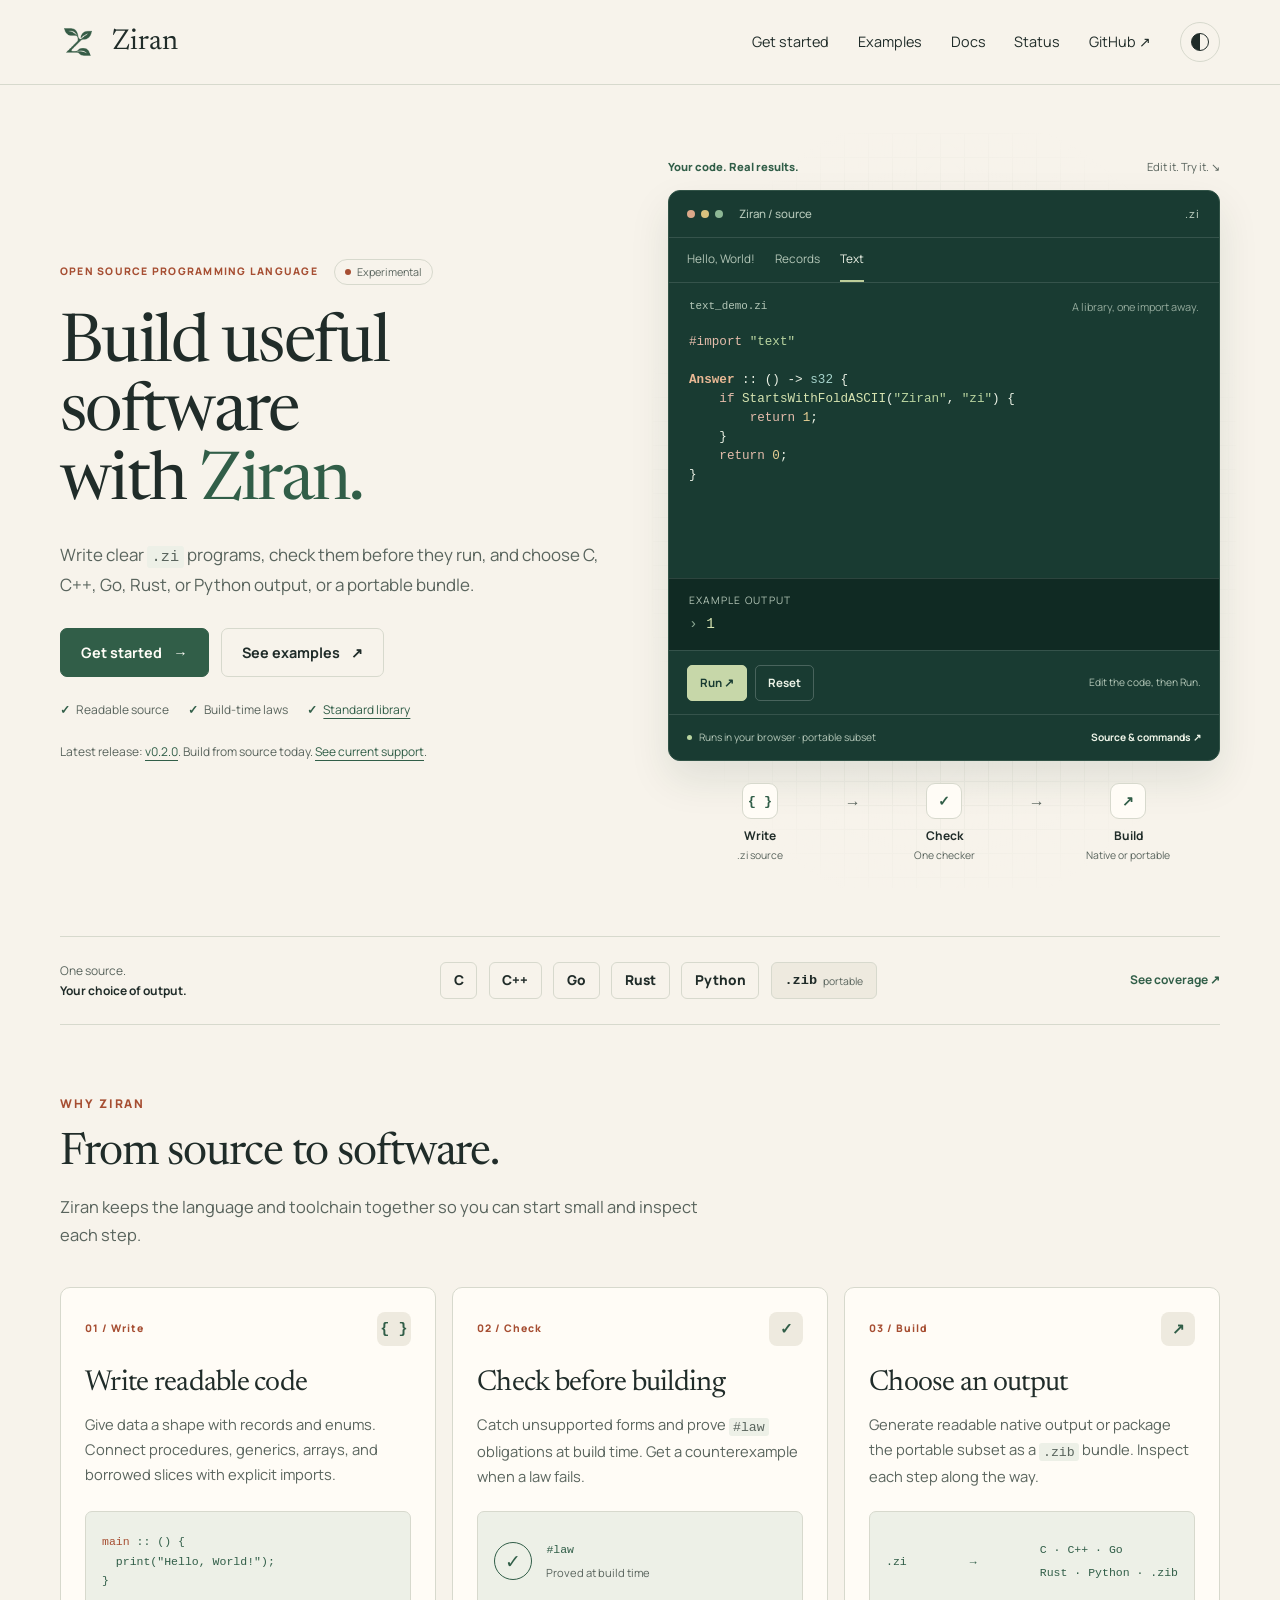
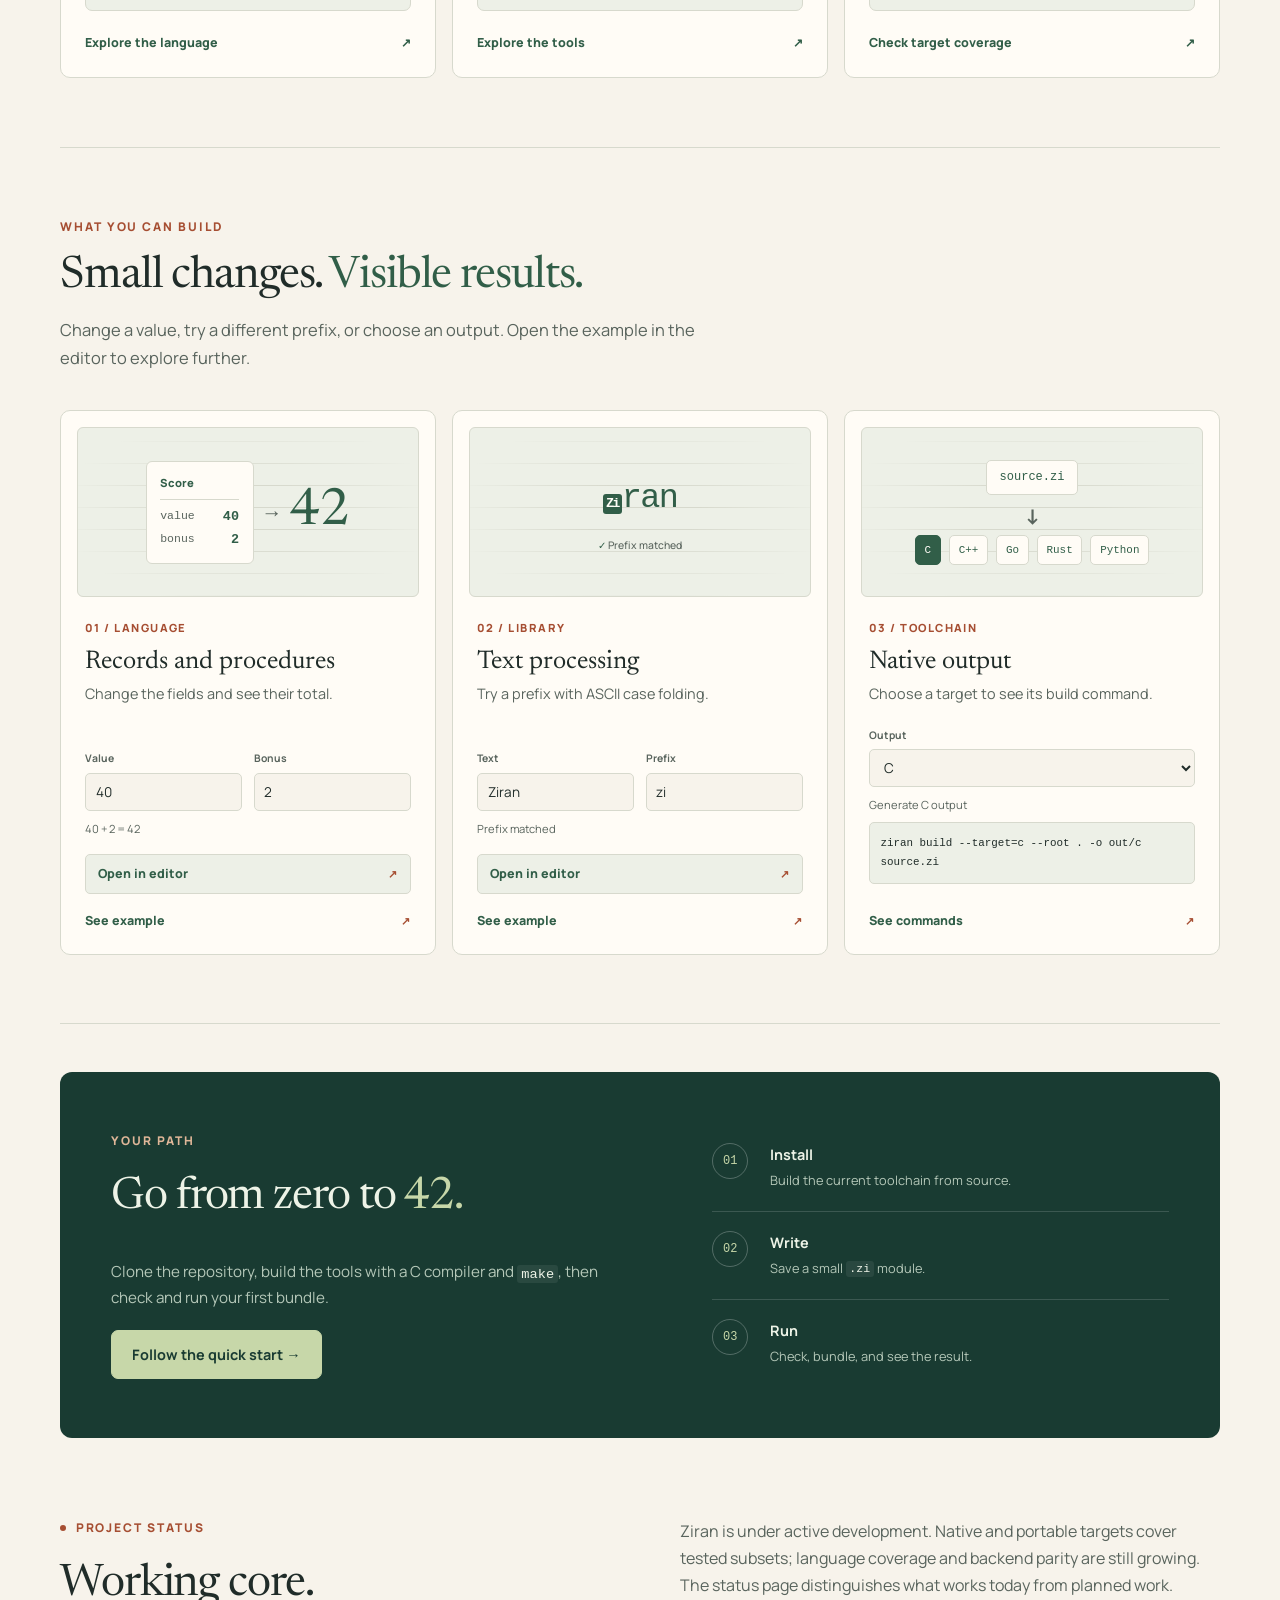
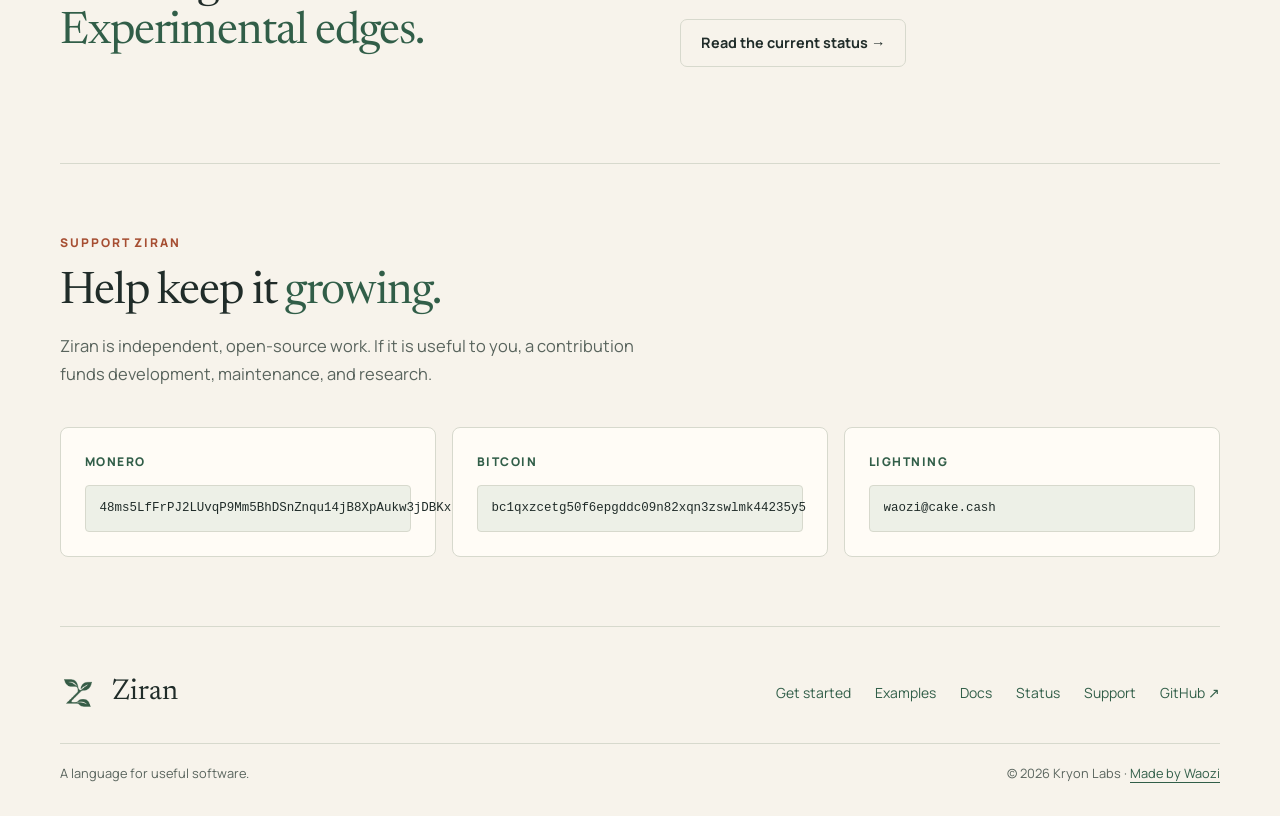
<file: site/index.html>
<!doctype html>
<html lang="en">
<head>
  <meta charset="utf-8">
  <meta name="viewport" content="width=device-width, initial-scale=1">
  <script>
    const previewQuery = new URLSearchParams(location.search);
    if (previewQuery.has('mini')) {
      document.documentElement.dataset.mini = '';
      if (previewQuery.get('theme') === 'waozi') document.documentElement.dataset.embedTheme = 'waozi';
    }
  </script>
  <meta name="theme-color" content="#f7f3eb">
  <meta name="description" content="Ziran is an experimental, open-source programming language. Write checked .zi programs, build C, C++, Go, Rust, or Python output, and run supported portable bundles.">
  <title>Ziran — Build useful software</title>
  <link rel="canonical" href="https://ziran-lang.org/">
  <link rel="icon" href="favicon.svg" type="image/svg+xml">
  <link rel="stylesheet" href="styles.css">
  <link rel="stylesheet" href="playground.css">
  <meta property="og:type" content="website">
  <meta property="og:url" content="https://ziran-lang.org/">
  <meta property="og:title" content="Ziran — Build useful software">
  <meta property="og:description" content="A checked language with native output and an experimental portable runtime. Start with a real program.">
  <meta name="twitter:card" content="summary">
  <script defer src="site.js"></script>
  <script defer src="playground.js"></script>
</head>
<body class="home">
  <a class="skip-link" href="#main">Skip to content</a>
  <header class="site-header"><div class="site-header-inner">
    <a class="brand" href="index.html" aria-label="Ziran home"><img class="brand-icon" src="assets/logo-growing-z.png" alt="" width="36" height="36"><span>Ziran</span></a>
    <button class="menu-button" type="button" aria-expanded="false" aria-controls="primary-nav">Menu</button>
    <nav class="header-nav" id="primary-nav" aria-label="Primary">
      <a href="get-started.html">Get started</a><a href="examples.html">Examples</a><a href="docs.html">Docs</a><a href="status.html">Status</a><a href="https://github.com/ziranlang/ziran">GitHub ↗</a><button class="theme-toggle" type="button" aria-label="Switch color theme"></button>
    </nav>
  </div></header>
  <main id="main">
    <section class="hero hero-new">
      <div class="hero-copy">
        <div class="hero-kicker"><p class="eyebrow">Open source programming language</p><a class="release-badge" href="status.html"><span aria-hidden="true"></span>Experimental</a></div>
        <h1>Build useful software with <em>Ziran.</em></h1>
        <p class="hero-lead">Write clear <code>.zi</code> programs, check them before they run, and choose C, C++, Go, Rust, or Python output, or a portable bundle.</p>
        <div class="actions"><a class="btn btn-primary" href="get-started.html">Get started <span aria-hidden="true">→</span></a><a class="btn" href="examples.html">See examples <span aria-hidden="true">↗</span></a></div>
        <ul class="hero-points"><li>Readable source</li><li>Build-time laws</li><li><a href="std.html">Standard library</a></li></ul>
        <p class="hero-note">Latest release: <a href="https://github.com/ziranlang/ziran/releases/tag/v0.2.0">v0.2.0</a>. Build from source today. <a href="status.html">See current support</a>.</p>
      </div>
      <div class="hero-visual">
        <div class="visual-caption"><span>Your code. Real results.</span><span>Edit it. Try it. <span aria-hidden="true">↘</span></span></div>
        <div class="hero-code" aria-label="Editable Ziran examples and their results">
          <div class="code-title"><span class="code-dots" aria-hidden="true"><i></i><i></i><i></i></span><span>Ziran / source</span><span class="code-tag">.zi</span></div>
          <div class="example-tabs" role="tablist" aria-label="Source examples" hidden>
            <button type="button" role="tab" id="tab-hello" aria-controls="example-hello" aria-selected="false" tabindex="-1">Hello, World!</button>
            <button type="button" role="tab" id="tab-score" aria-controls="example-score" aria-selected="false" tabindex="-1">Records</button>
            <button type="button" role="tab" id="tab-text" aria-controls="example-text" aria-selected="true">Text</button>
          </div>
          <div class="example-panel" id="example-hello" role="tabpanel" aria-labelledby="tab-hello" tabindex="0" hidden>
            <div class="example-file">hello.zi <span>Start with three lines.</span></div>
            <pre><code><span class="c-decl">main</span> :: () {
    <span class="c-call">print</span>(<span class="c-string">"Hello, World!\n"</span>);
}</code></pre>
            <div class="code-output"><span class="output-label">Example output</span><code><span aria-hidden="true">› </span>Hello, World!</code></div>
          </div>
          <div class="example-panel" id="example-score" role="tabpanel" aria-labelledby="tab-score" tabindex="0" hidden>
            <div class="example-file">score.zi <span>Give your data a shape.</span></div>
            <pre><code><span class="c-decl">Score</span> :: <span class="c-keyword">struct</span> {
    value: <span class="c-type">s32</span>;
    bonus: <span class="c-type">s32</span>;
}
<span class="c-decl">Total</span> :: (score: <span class="c-type">Score</span>) -&gt; <span class="c-type">s32</span> {
    <span class="c-keyword">return</span> score.value + score.bonus;
}
<span class="c-decl">Answer</span> :: () -&gt; <span class="c-type">s32</span> {
    score: <span class="c-type">Score</span> = Score.{value = <span class="c-number">40</span>, bonus = <span class="c-number">2</span>};
    <span class="c-keyword">return</span> <span class="c-call">Total</span>(score);
}</code></pre>
            <div class="code-output"><span class="output-label">Example output</span><code><span aria-hidden="true">› </span>42</code></div>
          </div>
          <div class="example-panel" id="example-text" role="tabpanel" aria-labelledby="tab-text" tabindex="0">
            <div class="example-file">text_demo.zi <span>A library, one import away.</span></div>
            <pre><code><span class="c-keyword">#import</span> <span class="c-string">"text"</span>

<span class="c-decl">Answer</span> :: () -&gt; <span class="c-type">s32</span> {
    <span class="c-keyword">if</span> <span class="c-call">StartsWithFoldASCII</span>(<span class="c-string">"Ziran"</span>, <span class="c-string">"zi"</span>) {
        <span class="c-keyword">return</span> <span class="c-number">1</span>;
    }
    <span class="c-keyword">return</span> <span class="c-number">0</span>;
}</code></pre>
            <div class="code-output"><span class="output-label">Example output</span><code><span aria-hidden="true">› </span>1</code></div>
          </div>
          <div class="playground-toolbar" hidden><div class="playground-buttons"><button class="playground-run" type="button">Run <span aria-hidden="true">↗</span></button><button class="playground-stop" type="button" hidden>Stop</button><button class="playground-reset" type="button">Reset</button></div><span class="playground-status" role="status">Edit the code, then Run.</span></div>
          <div class="code-foot"><span><span class="checked-dot" aria-hidden="true"></span>Runs in your browser · portable subset</span><a href="examples.html#text-demo" class="example-link">Source &amp; commands <span aria-hidden="true">↗</span></a></div>
        </div>
        <ol class="source-flow" aria-label="From source to output">
          <li><span class="flow-symbol" aria-hidden="true">{ }</span><strong>Write</strong><span>.zi source</span></li>
          <li><span class="flow-symbol" aria-hidden="true">✓</span><strong>Check</strong><span>One checker</span></li>
          <li><span class="flow-symbol" aria-hidden="true">↗</span><strong>Build</strong><span>Native or portable</span></li>
        </ol>
      </div>
    </section>

    <section class="target-strip" aria-label="Supported output choices">
      <p>One source.<br><strong>Your choice of output.</strong></p>
      <ul><li>C</li><li>C++</li><li>Go</li><li>Rust</li><li>Python</li><li class="portable-target">.zib <span>portable</span></li></ul>
      <a href="status.html">See coverage <span aria-hidden="true">↗</span></a>
    </section>

    <section class="feature-section" id="why">
      <div class="section-heading"><p class="eyebrow">Why Ziran</p><h2>From source to software.</h2><p>Ziran keeps the language and toolchain together so you can start small and inspect each step.</p></div>
      <div class="feature-grid">
        <article><div class="feature-top"><span class="feature-number">01 / Write</span><span class="feature-icon" aria-hidden="true">{ }</span></div><h3>Write readable code</h3><p>Give data a shape with records and enums. Connect procedures, generics, arrays, and borrowed slices with explicit imports.</p><div class="feature-preview" aria-hidden="true"><code><span>main</span> :: () {<br>&nbsp; print(<b>"Hello, World!"</b>);<br>}</code></div><a href="language.html">Explore the language <span aria-hidden="true">↗</span></a></article>
        <article><div class="feature-top"><span class="feature-number">02 / Check</span><span class="feature-icon" aria-hidden="true">✓</span></div><h3>Check before building</h3><p>Catch unsupported forms and prove <code>#law</code> obligations at build time. Get a counterexample when a law fails.</p><div class="feature-preview law-preview" aria-hidden="true"><span class="law-symbol">✓</span><div><code>#law</code><span>Proved at build time</span></div></div><a href="api.html#toolchain">Explore the tools <span aria-hidden="true">↗</span></a></article>
        <article><div class="feature-top"><span class="feature-number">03 / Build</span><span class="feature-icon" aria-hidden="true">↗</span></div><h3>Choose an output</h3><p>Generate readable native output or package the portable subset as a <code>.zib</code> bundle. Inspect each step along the way.</p><div class="feature-preview build-preview" aria-hidden="true"><code>.zi</code><span>→</span><div><code>C · C++ · Go</code><code>Rust · Python · .zib</code></div></div><a href="status.html">Check target coverage <span aria-hidden="true">↗</span></a></article>
      </div>
    </section>

    <section class="use-section">
      <div class="section-heading"><p class="eyebrow">What you can build</p><h2>Small changes. <em>Visible results.</em></h2><p>Change a value, try a different prefix, or choose an output. Open the example in the editor to explore further.</p></div>
      <div class="use-grid">
        <article class="use-card"><div class="use-visual record-visual" aria-hidden="true"><div><small>Score</small><code>value <b class="record-value">40</b></code><code>bonus <b class="record-bonus">2</b></code></div><span>→</span><output class="record-total">42</output></div><span>01 / Language</span><strong>Records and procedures</strong><p>Change the fields and see their total.</p><div class="diagram-controls record-controls" hidden><label>Value<input class="record-value-input" type="number" value="40" min="-999" max="999" step="1"></label><label>Bonus<input class="record-bonus-input" type="number" value="2" min="-999" max="999" step="1"></label><output class="record-summary" aria-live="polite">40 + 2 = 42</output></div><button class="diagram-edit" type="button" data-example="score" hidden>Open in editor <span aria-hidden="true">↗</span></button><a href="examples.html#score">See example <span aria-hidden="true">↗</span></a></article>
        <article class="use-card"><div class="use-visual text-visual" aria-hidden="true"><code class="text-preview"><b>Zi</b>ran</code><span class="text-match"><i>✓</i> Prefix matched</span></div><span>02 / Library</span><strong>Text processing</strong><p>Try a prefix with ASCII case folding.</p><div class="diagram-controls text-controls" hidden><label>Text<input class="text-value-input" type="text" value="Ziran" maxlength="40" spellcheck="false"></label><label>Prefix<input class="text-prefix-input" type="text" value="zi" maxlength="40" spellcheck="false"></label><output class="text-summary" aria-live="polite">Prefix matched</output></div><button class="diagram-edit" type="button" data-example="text" hidden>Open in editor <span aria-hidden="true">↗</span></button><a href="examples.html#text-demo">See example <span aria-hidden="true">↗</span></a></article>
        <article class="use-card"><div class="use-visual native-visual" aria-hidden="true"><code>source.zi</code><span>↓</span><div><code data-target="c" class="is-selected">C</code><code data-target="cpp">C++</code><code data-target="go">Go</code><code data-target="rust">Rust</code><code data-target="py">Python</code></div></div><span>03 / Toolchain</span><strong>Native output</strong><p>Choose a target to see its build command.</p><div class="diagram-controls target-controls" hidden><label>Output<select class="target-select"><option value="c">C</option><option value="go">Go</option><option value="rust">Rust</option><option value="cpp">C++</option><option value="py">Python</option></select></label><output class="target-summary" aria-live="polite">Generate C output</output><pre class="target-command"><code>ziran build --target=c --root . -o out/c source.zi</code></pre></div><a href="examples.html#targets">See commands <span aria-hidden="true">↗</span></a></article>
      </div>
    </section>

    <section class="journey-section">
      <div><p class="eyebrow">Your path</p><h2>Go from zero to <em>42.</em></h2><p>Clone the repository, build the tools with a C compiler and <code>make</code>, then check and run your first bundle.</p><a class="btn btn-primary" href="get-started.html">Follow the quick start →</a></div>
      <ol><li><span class="step-number" aria-hidden="true">01</span><div><strong>Install</strong><span>Build the current toolchain from source.</span></div></li><li><span class="step-number" aria-hidden="true">02</span><div><strong>Write</strong><span>Save a small <code>.zi</code> module.</span></div></li><li><span class="step-number" aria-hidden="true">03</span><div><strong>Run</strong><span>Check, bundle, and see the result.</span></div></li></ol>
    </section>

    <section class="status-callout">
      <div><p class="eyebrow"><span class="status-dot" aria-hidden="true"></span>Project status</p><h2>Working core.<br><em>Experimental edges.</em></h2></div>
      <div><p>Ziran is under active development. Native and portable targets cover tested subsets; language coverage and backend parity are still growing. The status page distinguishes what works today from planned work.</p><a class="btn" href="status.html">Read the current status →</a></div>
    </section>
    <section class="support-section" id="support" aria-labelledby="support-title">
      <div class="section-heading"><p class="eyebrow">Support Ziran</p><h2 id="support-title">Help keep it <em>growing.</em></h2><p>Ziran is independent, open-source work. If it is useful to you, a contribution funds development, maintenance, and research.</p></div>
      <div class="support-grid">
        <article><span class="support-label">Monero</span><button class="support-address" type="button" data-coin="Monero" data-address="48ms5LfFrPJ2LUvqP9Mm5BhDSnZnqu14jB8XpAukw3jDBKxRAxYvq3k4fEwXY7kCY3LrtycMUayJZR1YJuyvJHCDCcyw6pA" data-qr="assets/support-monero.png" aria-haspopup="dialog" aria-label="Show Monero QR code and address"><code>48ms5LfFrPJ2LUvqP9Mm5BhDSnZnqu14jB8XpAukw3jDBKxRAxYvq3k4fEwXY7kCY3LrtycMUayJZR1YJuyvJHCDCcyw6pA</code></button></article>
        <article><span class="support-label">Bitcoin</span><button class="support-address" type="button" data-coin="Bitcoin" data-address="bc1qxzcetg50f6epgddc09n82xqn3zswlmk44235y5" data-qr="assets/support-bitcoin.png" aria-haspopup="dialog" aria-label="Show Bitcoin QR code and address"><code>bc1qxzcetg50f6epgddc09n82xqn3zswlmk44235y5</code></button></article>
        <article><span class="support-label">Lightning</span><button class="support-address" type="button" data-coin="Lightning" data-address="waozi@cake.cash" data-qr="assets/support-lightning.png" aria-haspopup="dialog" aria-label="Show Lightning QR code and address"><code>waozi@cake.cash</code></button></article>
      </div>
      <dialog class="support-dialog" tabindex="-1" aria-labelledby="support-dialog-title">
        <button class="support-close" type="button" aria-label="Close">×</button>
        <p class="eyebrow">Support Ziran</p>
        <h3 id="support-dialog-title">Monero</h3>
        <img class="support-qr" src="assets/support-monero.png" alt="" width="220" height="220">
        <code class="support-full"></code>
        <button class="btn btn-primary support-copy" type="button">Copy address</button>
        <p class="support-status" role="status"></p>
      </dialog>
    </section>
  </main>
  <footer><div class="footer-top"><a class="brand" href="index.html"><img class="brand-icon" src="assets/logo-growing-z.png" alt="" width="36" height="36"><span>Ziran</span></a><nav aria-label="Footer"><a href="get-started.html">Get started</a><a href="examples.html">Examples</a><a href="docs.html">Docs</a><a href="status.html">Status</a><a href="index.html#support">Support</a><a href="https://github.com/ziranlang/ziran">GitHub ↗</a></nav></div><div class="footer-bottom"><p>A language for useful software.</p><p>© 2026 Kryon Labs · <a href="https://waozi.xyz/">Made by Waozi</a></p></div></footer>
</body>
</html>
</file>
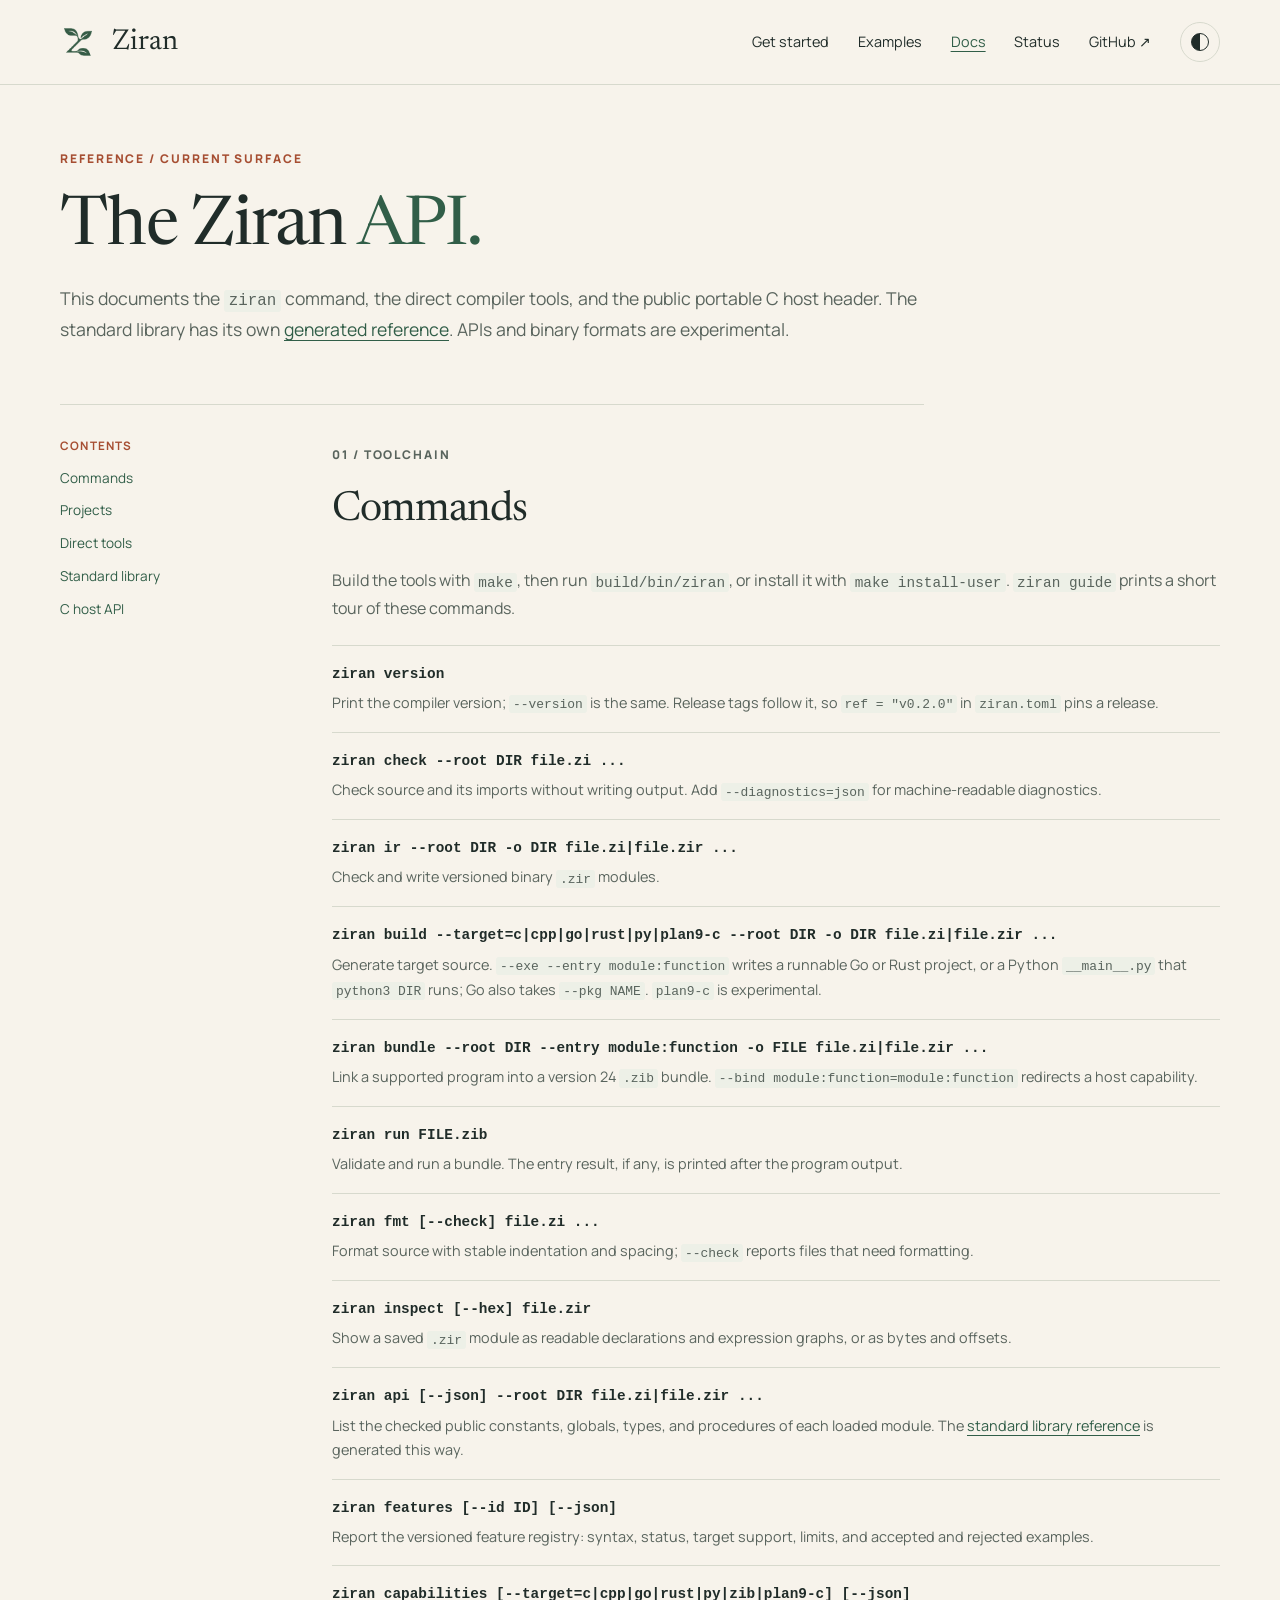
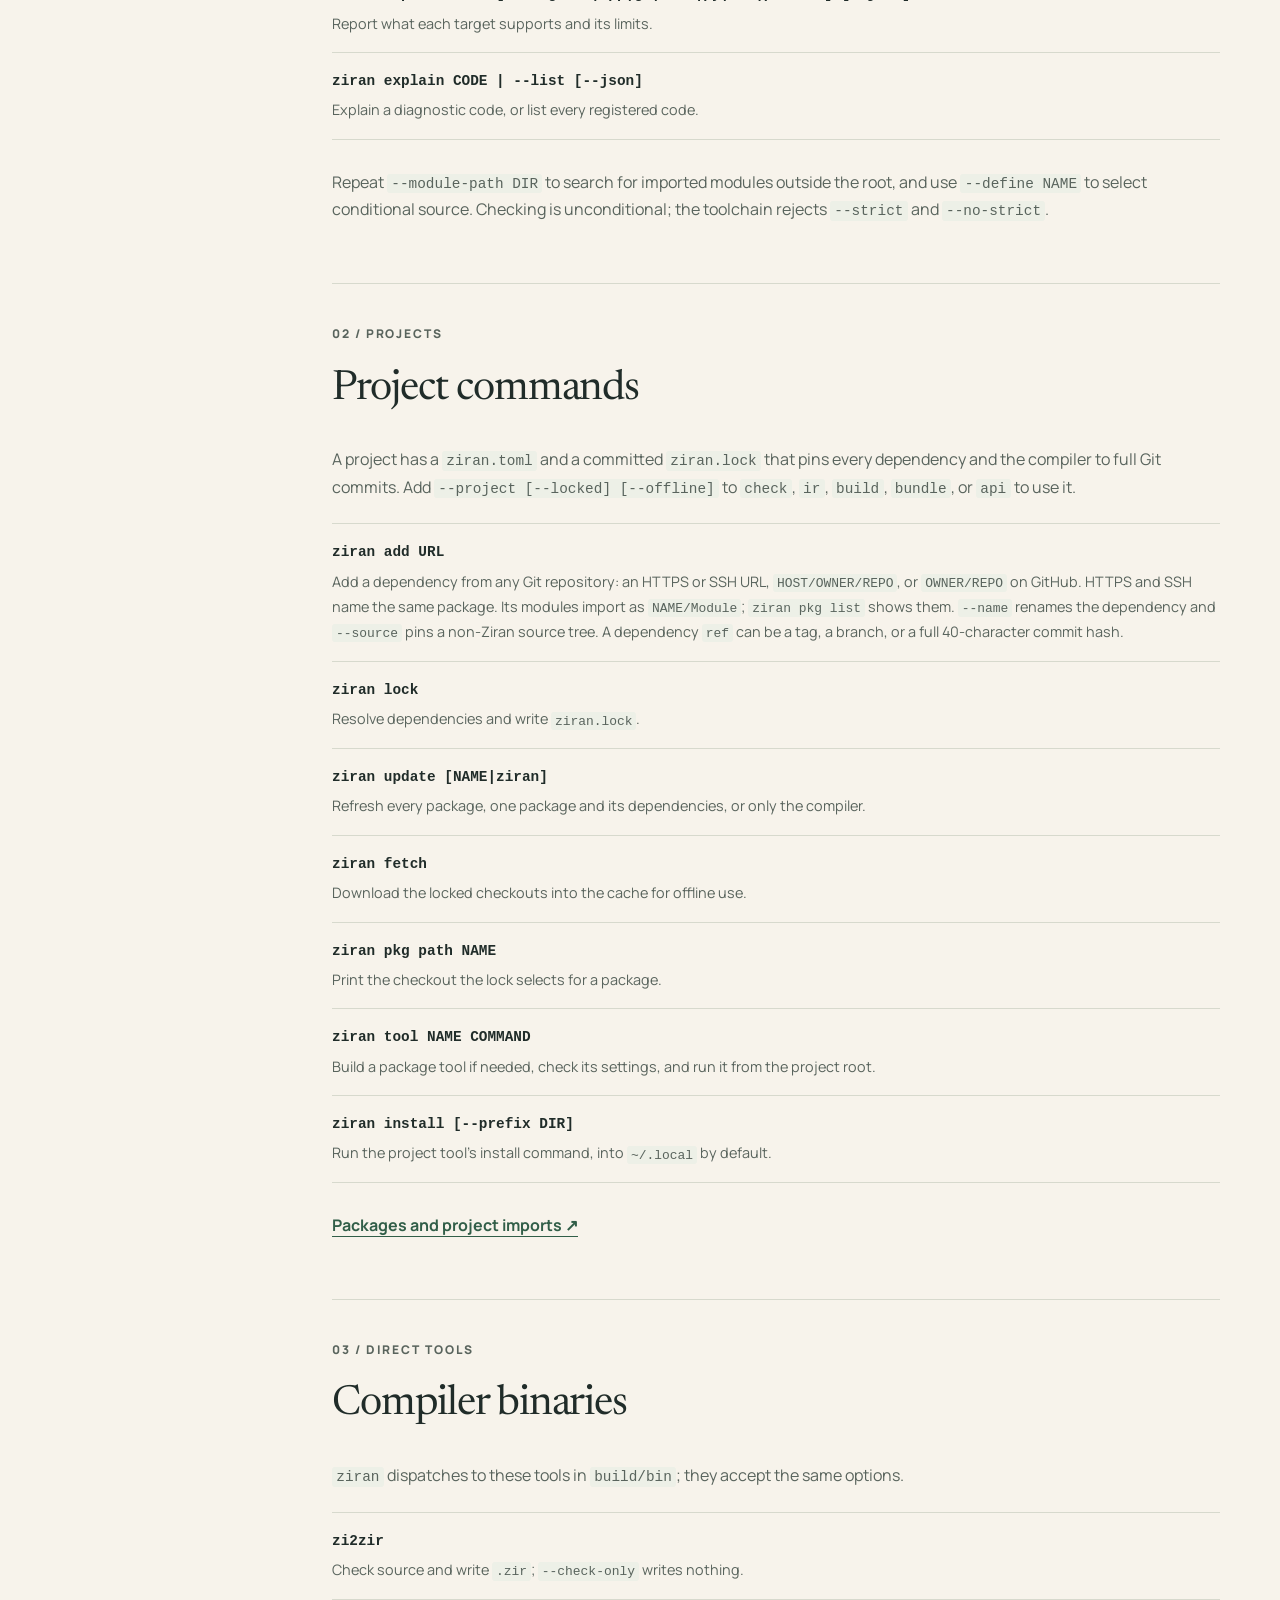
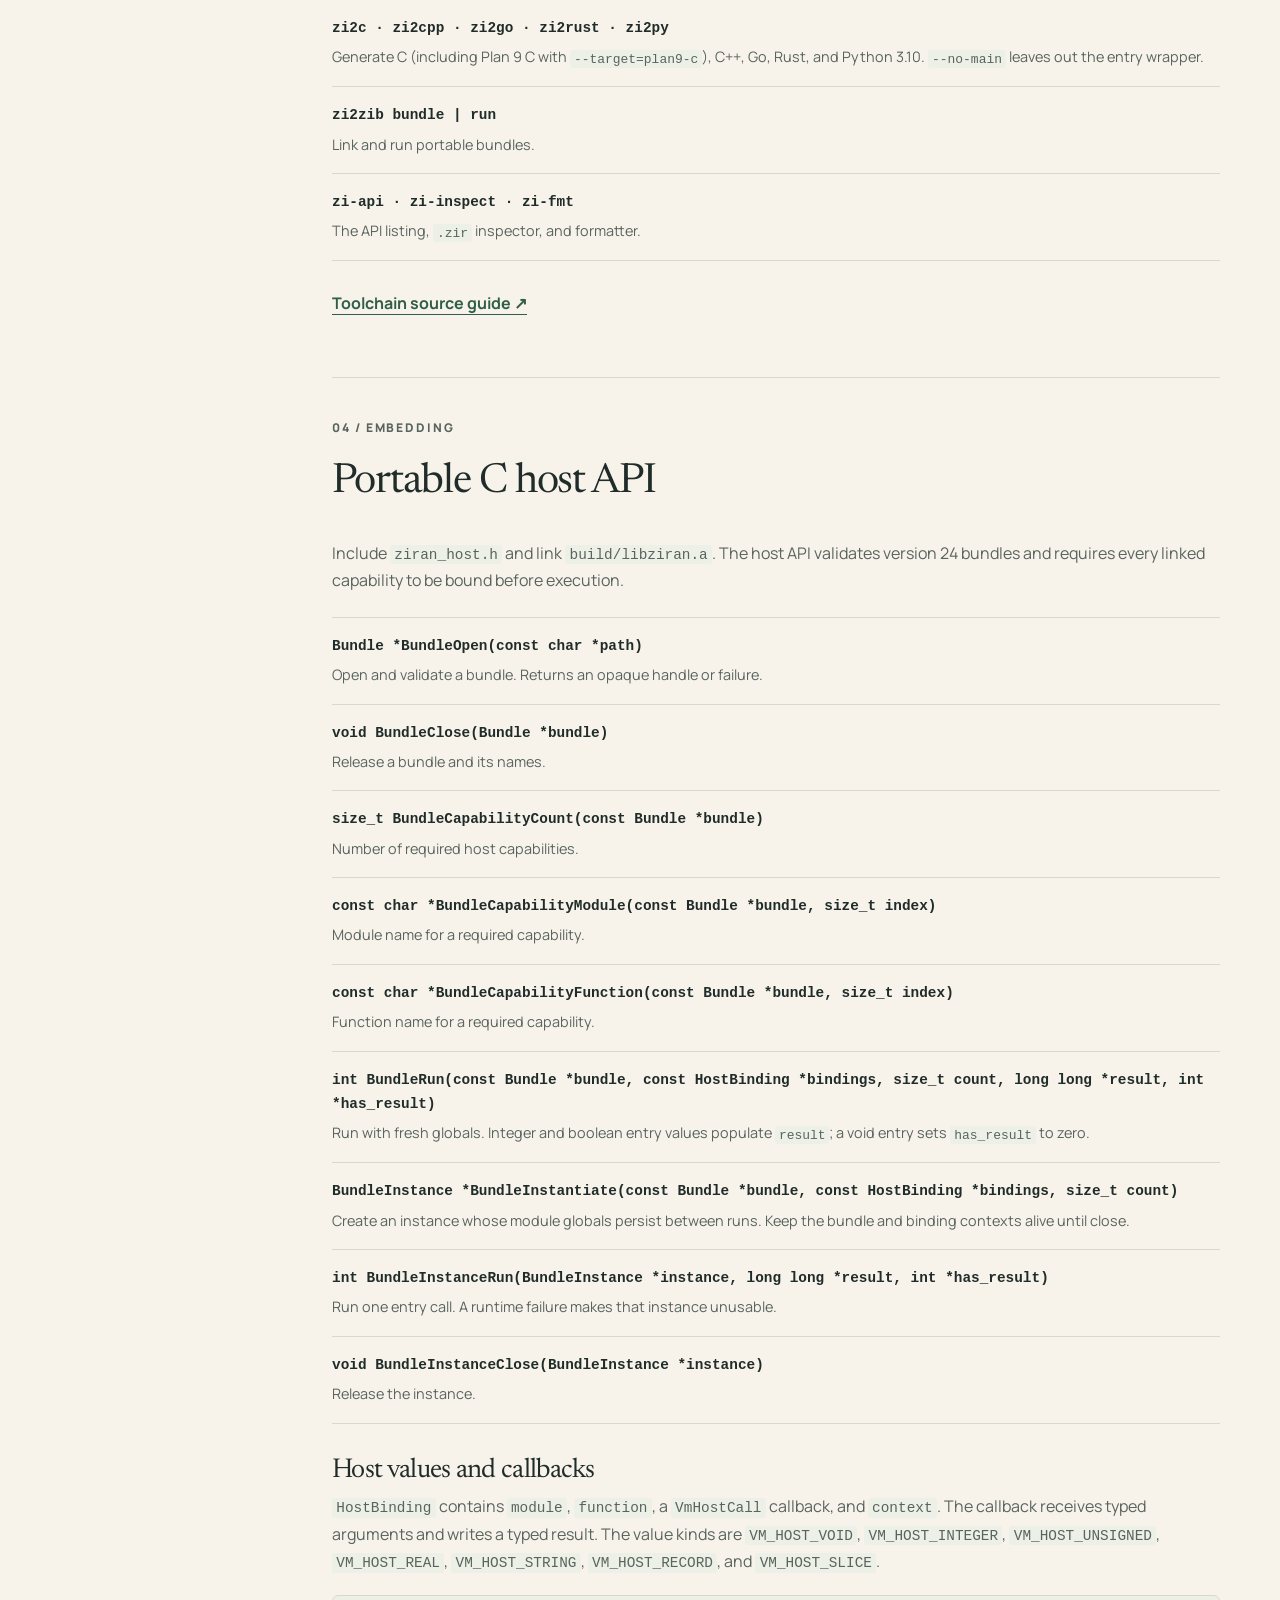
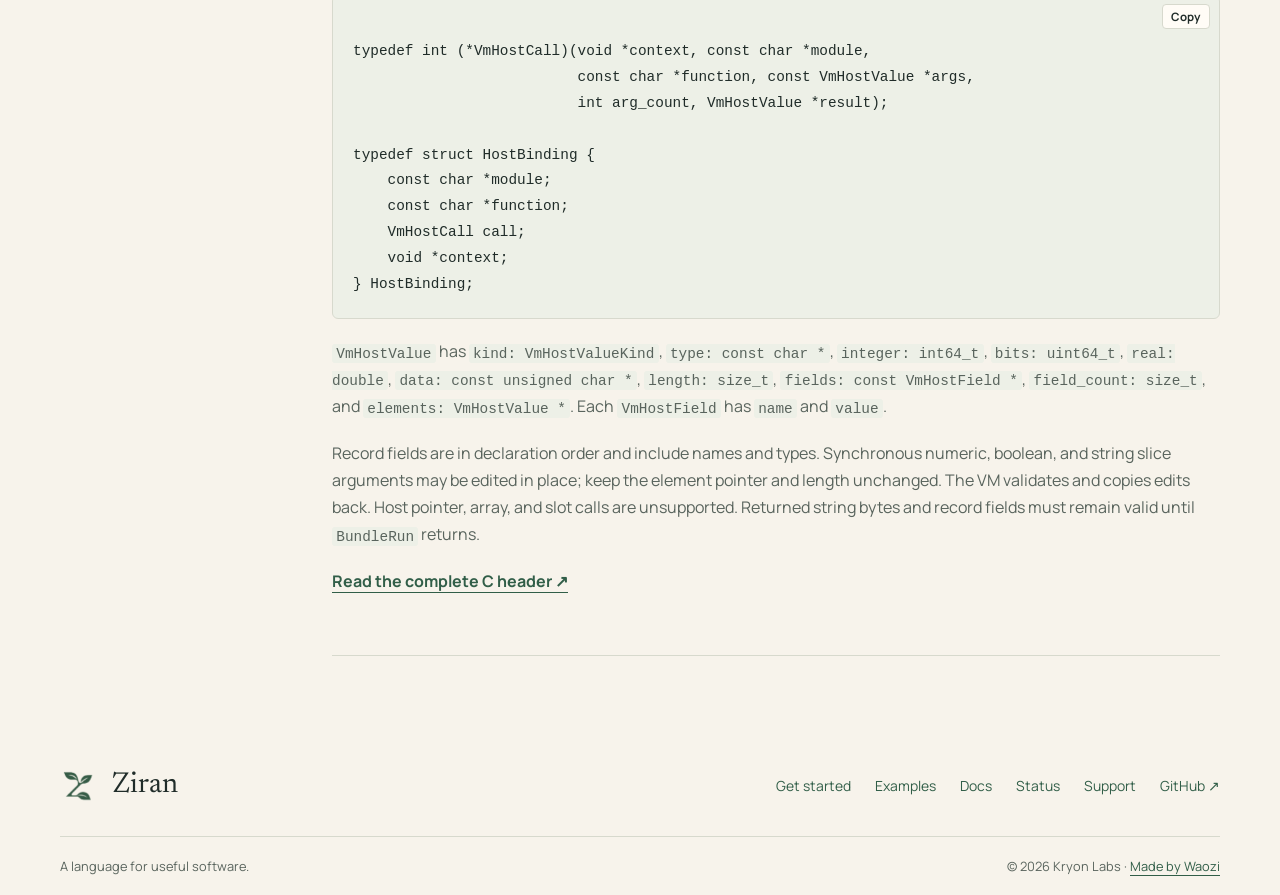
<file: site/api.html>
<!doctype html>
<html lang="en">
<head><meta charset="utf-8"><meta name="viewport" content="width=device-width, initial-scale=1"><meta name="theme-color" content="#f7f3eb"><meta name="description" content="Ziran API reference: the ziran command, project commands, the direct compiler tools, and the portable C host embedding interface."><title>Ziran API reference</title><link rel="canonical" href="https://ziran-lang.org/api"><link rel="icon" href="favicon.svg" type="image/svg+xml"><link rel="stylesheet" href="styles.css"><script defer src="site.js"></script></head>
<body><a class="skip-link" href="#main">Skip to content</a><header class="site-header"><div class="site-header-inner"><a class="brand" href="index.html"><img class="brand-icon" src="assets/logo-growing-z.png" alt="" width="36" height="36"><span>Ziran</span></a><button class="menu-button" type="button" aria-expanded="false" aria-controls="primary-nav">Menu</button><nav class="header-nav" id="primary-nav" aria-label="Primary"><a href="get-started.html">Get started</a><a href="examples.html">Examples</a><a href="docs.html" aria-current="page">Docs</a><a href="status.html">Status</a><a href="https://github.com/ziranlang/ziran">GitHub ↗</a><button class="theme-toggle" type="button" aria-label="Switch color theme"></button></nav></div></header>
<main id="main" class="article-layout"><div class="article-head"><p class="eyebrow">Reference / Current surface</p><h1>The Ziran <em>API.</em></h1><p>This documents the <code>ziran</code> command, the direct compiler tools, and the public portable C host header. The standard library has its own <a href="std.html">generated reference</a>. APIs and binary formats are experimental.</p></div>
<div class="article-grid"><aside class="page-toc"><strong>Contents</strong><a href="#toolchain">Commands</a><a href="#projects">Projects</a><a href="#tools">Direct tools</a><a href="std.html">Standard library</a><a href="#host">C host API</a></aside><div class="article-body api-body">
<section id="toolchain"><p class="eyebrow">01 / Toolchain</p><h2>Commands</h2><p>Build the tools with <code>make</code>, then run <code>build/bin/ziran</code>, or install it with <code>make install-user</code>. <code>ziran guide</code> prints a short tour of these commands.</p><div class="api-list">
<div><code>ziran version</code><p>Print the compiler version; <code>--version</code> is the same. Release tags follow it, so <code>ref = "v0.2.0"</code> in <code>ziran.toml</code> pins a release.</p></div>
<div><code>ziran check --root DIR file.zi ...</code><p>Check source and its imports without writing output. Add <code>--diagnostics=json</code> for machine-readable diagnostics.</p></div>
<div><code>ziran ir --root DIR -o DIR file.zi|file.zir ...</code><p>Check and write versioned binary <code>.zir</code> modules.</p></div>
<div><code>ziran build --target=c|cpp|go|rust|py|plan9-c --root DIR -o DIR file.zi|file.zir ...</code><p>Generate target source. <code>--exe --entry module:function</code> writes a runnable Go or Rust project, or a Python <code>__main__.py</code> that <code>python3 DIR</code> runs; Go also takes <code>--pkg NAME</code>. <code>plan9-c</code> is experimental.</p></div>
<div><code>ziran bundle --root DIR --entry module:function -o FILE file.zi|file.zir ...</code><p>Link a supported program into a version 24 <code>.zib</code> bundle. <code>--bind module:function=module:function</code> redirects a host capability.</p></div>
<div><code>ziran run FILE.zib</code><p>Validate and run a bundle. The entry result, if any, is printed after the program output.</p></div>
<div><code>ziran fmt [--check] file.zi ...</code><p>Format source with stable indentation and spacing; <code>--check</code> reports files that need formatting.</p></div>
<div><code>ziran inspect [--hex] file.zir</code><p>Show a saved <code>.zir</code> module as readable declarations and expression graphs, or as bytes and offsets.</p></div>
<div><code>ziran api [--json] --root DIR file.zi|file.zir ...</code><p>List the checked public constants, globals, types, and procedures of each loaded module. The <a href="std.html">standard library reference</a> is generated this way.</p></div>
<div><code>ziran features [--id ID] [--json]</code><p>Report the versioned feature registry: syntax, status, target support, limits, and accepted and rejected examples.</p></div>
<div><code>ziran capabilities [--target=c|cpp|go|rust|py|zib|plan9-c] [--json]</code><p>Report what each target supports and its limits.</p></div>
<div><code>ziran explain CODE | --list [--json]</code><p>Explain a diagnostic code, or list every registered code.</p></div>
</div><p>Repeat <code>--module-path DIR</code> to search for imported modules outside the root, and use <code>--define NAME</code> to select conditional source. Checking is unconditional; the toolchain rejects <code>--strict</code> and <code>--no-strict</code>.</p></section>
<section id="projects"><p class="eyebrow">02 / Projects</p><h2>Project commands</h2><p>A project has a <code>ziran.toml</code> and a committed <code>ziran.lock</code> that pins every dependency and the compiler to full Git commits. Add <code>--project [--locked] [--offline]</code> to <code>check</code>, <code>ir</code>, <code>build</code>, <code>bundle</code>, or <code>api</code> to use it.</p><div class="api-list">
<div><code>ziran add URL</code><p>Add a dependency from any Git repository: an HTTPS or SSH URL, <code>HOST/OWNER/REPO</code>, or <code>OWNER/REPO</code> on GitHub. HTTPS and SSH name the same package. Its modules import as <code>NAME/Module</code>; <code>ziran pkg list</code> shows them. <code>--name</code> renames the dependency and <code>--source</code> pins a non-Ziran source tree. A dependency <code>ref</code> can be a tag, a branch, or a full 40-character commit hash.</p></div>
<div><code>ziran lock</code><p>Resolve dependencies and write <code>ziran.lock</code>.</p></div>
<div><code>ziran update [NAME|ziran]</code><p>Refresh every package, one package and its dependencies, or only the compiler.</p></div>
<div><code>ziran fetch</code><p>Download the locked checkouts into the cache for offline use.</p></div>
<div><code>ziran pkg path NAME</code><p>Print the checkout the lock selects for a package.</p></div>
<div><code>ziran tool NAME COMMAND</code><p>Build a package tool if needed, check its settings, and run it from the project root.</p></div>
<div><code>ziran install [--prefix DIR]</code><p>Run the project tool’s install command, into <code>~/.local</code> by default.</p></div>
</div><p><a class="text-link" href="https://github.com/ziranlang/ziran/blob/master/docs/PACKAGES.md">Packages and project imports ↗</a></p></section>
<section id="tools"><p class="eyebrow">03 / Direct tools</p><h2>Compiler binaries</h2><p><code>ziran</code> dispatches to these tools in <code>build/bin</code>; they accept the same options.</p><div class="api-list">
<div><code>zi2zir</code><p>Check source and write <code>.zir</code>; <code>--check-only</code> writes nothing.</p></div>
<div><code>zi2c · zi2cpp · zi2go · zi2rust · zi2py</code><p>Generate C (including Plan 9 C with <code>--target=plan9-c</code>), C++, Go, Rust, and Python 3.10. <code>--no-main</code> leaves out the entry wrapper.</p></div>
<div><code>zi2zib bundle | run</code><p>Link and run portable bundles.</p></div>
<div><code>zi-api · zi-inspect · zi-fmt</code><p>The API listing, <code>.zir</code> inspector, and formatter.</p></div>
</div><p><a class="text-link" href="https://github.com/ziranlang/ziran/blob/master/README.md">Toolchain source guide ↗</a></p></section>
<section id="host"><p class="eyebrow">04 / Embedding</p><h2>Portable C host API</h2><p>Include <code>ziran_host.h</code> and link <code>build/libziran.a</code>. The host API validates version 24 bundles and requires every linked capability to be bound before execution.</p><div class="api-list"><div><code>Bundle *BundleOpen(const char *path)</code><p>Open and validate a bundle. Returns an opaque handle or failure.</p></div><div><code>void BundleClose(Bundle *bundle)</code><p>Release a bundle and its names.</p></div><div><code>size_t BundleCapabilityCount(const Bundle *bundle)</code><p>Number of required host capabilities.</p></div><div><code>const char *BundleCapabilityModule(const Bundle *bundle, size_t index)</code><p>Module name for a required capability.</p></div><div><code>const char *BundleCapabilityFunction(const Bundle *bundle, size_t index)</code><p>Function name for a required capability.</p></div><div><code>int BundleRun(const Bundle *bundle, const HostBinding *bindings, size_t count, long long *result, int *has_result)</code><p>Run with fresh globals. Integer and boolean entry values populate <code>result</code>; a void entry sets <code>has_result</code> to zero.</p></div><div><code>BundleInstance *BundleInstantiate(const Bundle *bundle, const HostBinding *bindings, size_t count)</code><p>Create an instance whose module globals persist between runs. Keep the bundle and binding contexts alive until close.</p></div><div><code>int BundleInstanceRun(BundleInstance *instance, long long *result, int *has_result)</code><p>Run one entry call. A runtime failure makes that instance unusable.</p></div><div><code>void BundleInstanceClose(BundleInstance *instance)</code><p>Release the instance.</p></div></div>
<h3>Host values and callbacks</h3><p><code>HostBinding</code> contains <code>module</code>, <code>function</code>, a <code>VmHostCall</code> callback, and <code>context</code>. The callback receives typed arguments and writes a typed result. The value kinds are <code>VM_HOST_VOID</code>, <code>VM_HOST_INTEGER</code>, <code>VM_HOST_UNSIGNED</code>, <code>VM_HOST_REAL</code>, <code>VM_HOST_STRING</code>, <code>VM_HOST_RECORD</code>, and <code>VM_HOST_SLICE</code>.</p><pre><code>typedef int (*VmHostCall)(void *context, const char *module,
                          const char *function, const VmHostValue *args,
                          int arg_count, VmHostValue *result);

typedef struct HostBinding {
    const char *module;
    const char *function;
    VmHostCall call;
    void *context;
} HostBinding;</code></pre><p><code>VmHostValue</code> has <code>kind: VmHostValueKind</code>, <code>type: const char *</code>, <code>integer: int64_t</code>, <code>bits: uint64_t</code>, <code>real: double</code>, <code>data: const unsigned char *</code>, <code>length: size_t</code>, <code>fields: const VmHostField *</code>, <code>field_count: size_t</code>, and <code>elements: VmHostValue *</code>. Each <code>VmHostField</code> has <code>name</code> and <code>value</code>.</p><p>Record fields are in declaration order and include names and types. Synchronous numeric, boolean, and string slice arguments may be edited in place; keep the element pointer and length unchanged. The VM validates and copies edits back. Host pointer, array, and slot calls are unsupported. Returned string bytes and record fields must remain valid until <code>BundleRun</code> returns.</p><p><a class="text-link" href="https://github.com/ziranlang/ziran/blob/master/include/ziran_host.h">Read the complete C header ↗</a></p></section>
</div></div></main><footer><div class="footer-top"><a class="brand" href="index.html"><img class="brand-icon" src="assets/logo-growing-z.png" alt="" width="36" height="36"><span>Ziran</span></a><nav aria-label="Footer"><a href="get-started.html">Get started</a><a href="examples.html">Examples</a><a href="docs.html">Docs</a><a href="status.html">Status</a><a href="index.html#support">Support</a><a href="https://github.com/ziranlang/ziran">GitHub ↗</a></nav></div><div class="footer-bottom"><p>A language for useful software.</p><p>© 2026 Kryon Labs · <a href="https://waozi.xyz/">Made by Waozi</a></p></div></footer></body></html>
</file>
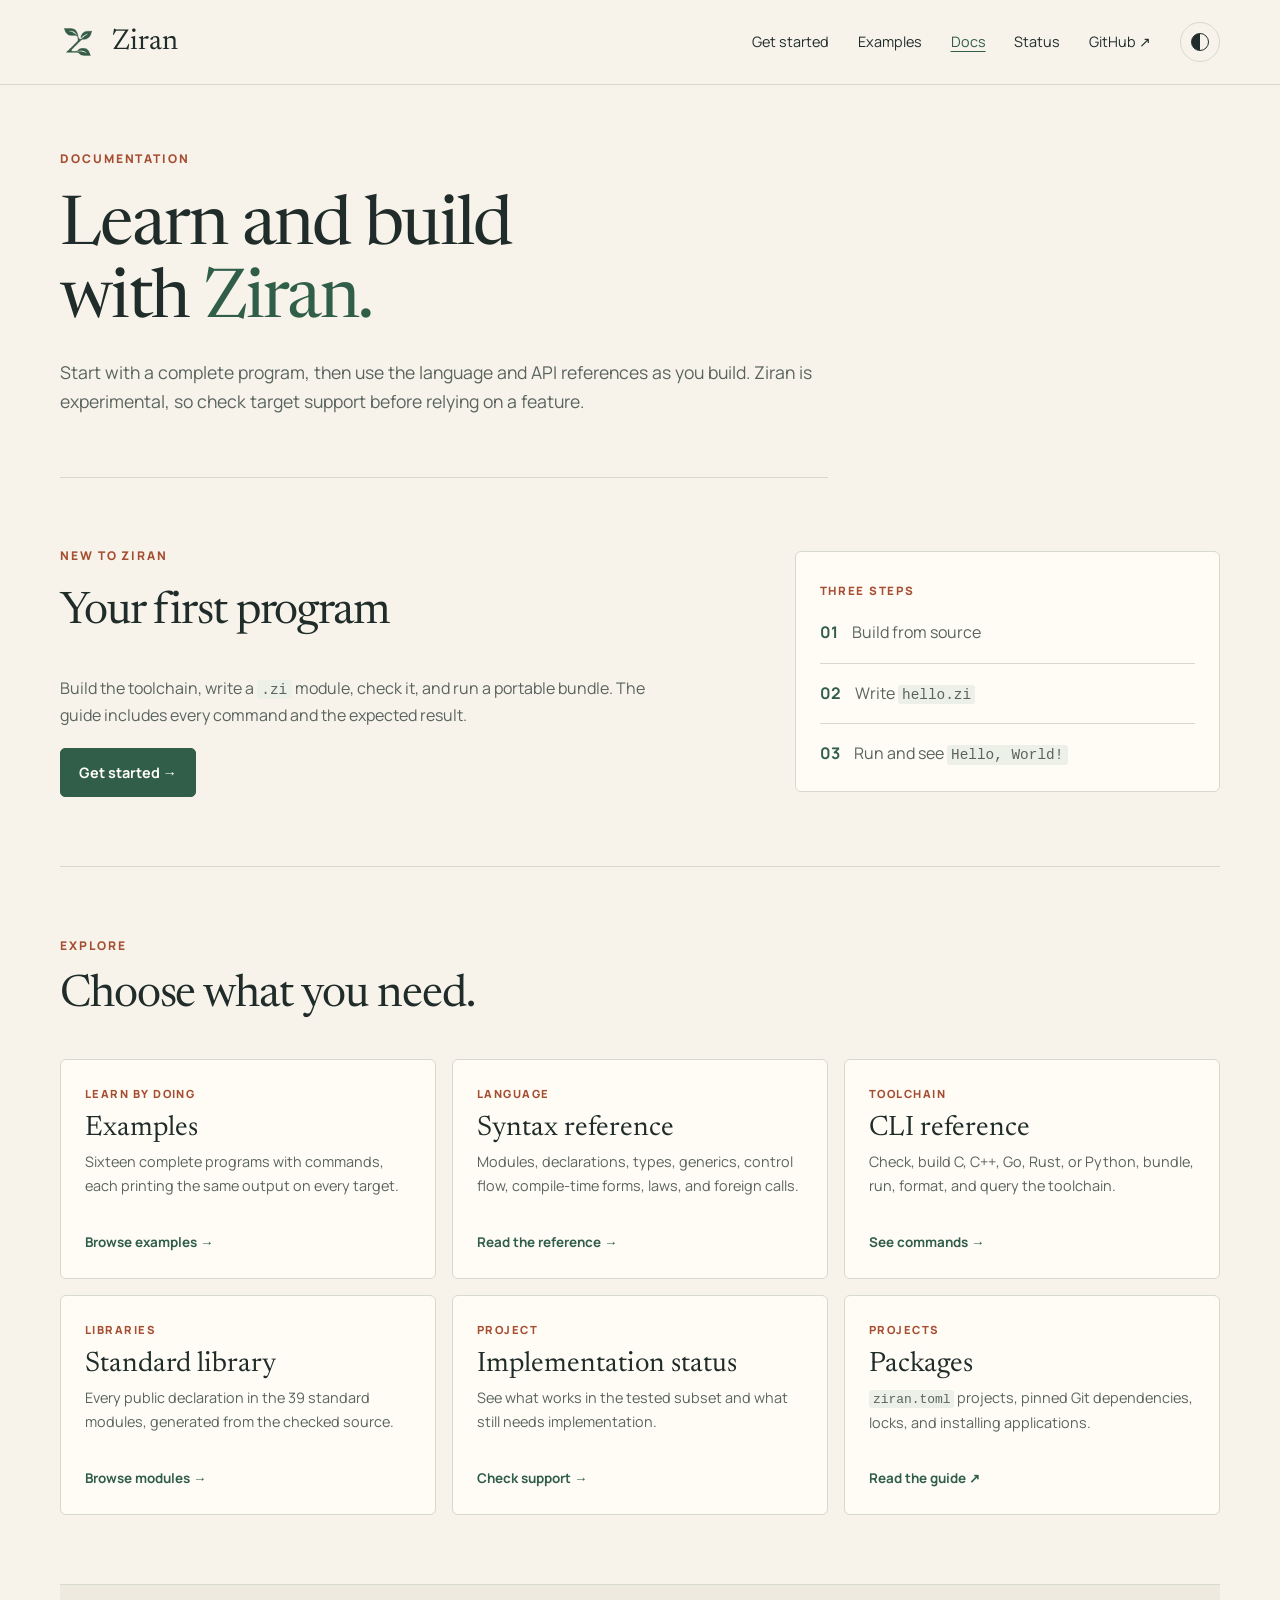
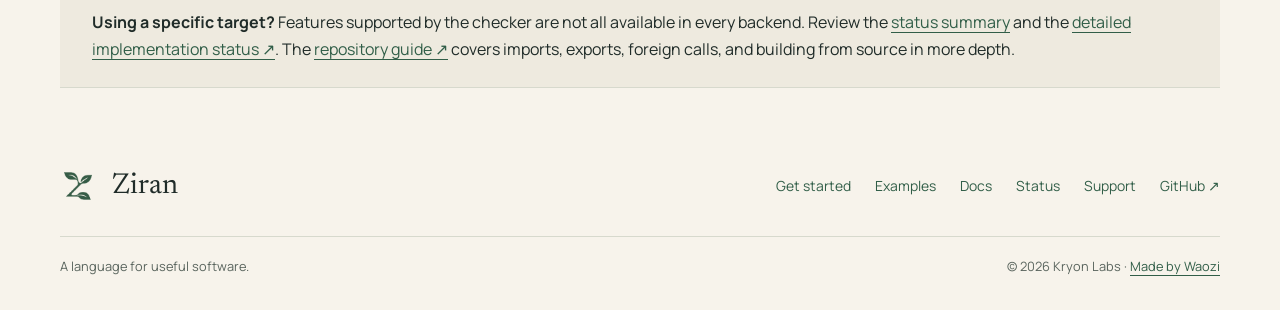
<file: site/docs.html>
<!doctype html>
<html lang="en">
<head>
  <meta charset="utf-8"><meta name="viewport" content="width=device-width, initial-scale=1"><meta name="theme-color" content="#f7f3eb">
  <meta name="description" content="Find your path through Ziran: the quick start, runnable examples, language reference, toolchain and standard library API, and current support.">
  <title>Ziran documentation</title><link rel="canonical" href="https://ziran-lang.org/docs"><link rel="icon" href="favicon.svg" type="image/svg+xml"><link rel="stylesheet" href="styles.css"><script defer src="site.js"></script>
</head>
<body><a class="skip-link" href="#main">Skip to content</a><header class="site-header"><div class="site-header-inner"><a class="brand" href="index.html"><img class="brand-icon" src="assets/logo-growing-z.png" alt="" width="36" height="36"><span>Ziran</span></a><button class="menu-button" type="button" aria-expanded="false" aria-controls="primary-nav">Menu</button><nav class="header-nav" id="primary-nav" aria-label="Primary"><a href="get-started.html">Get started</a><a href="examples.html">Examples</a><a href="docs.html" aria-current="page">Docs</a><a href="status.html">Status</a><a href="https://github.com/ziranlang/ziran">GitHub ↗</a><button class="theme-toggle" type="button" aria-label="Switch color theme"></button></nav></div></header>
<main id="main" class="docs-home">
  <div class="article-head"><p class="eyebrow">Documentation</p><h1>Learn and build with <em>Ziran.</em></h1><p>Start with a complete program, then use the language and API references as you build. Ziran is experimental, so check target support before relying on a feature.</p></div>
  <section class="docs-feature"><div><p class="eyebrow">New to Ziran</p><h2>Your first program</h2><p>Build the toolchain, write a <code>.zi</code> module, check it, and run a portable bundle. The guide includes every command and the expected result.</p><a class="btn btn-primary" href="get-started.html">Get started →</a></div><div class="docs-command"><span>THREE STEPS</span><p><b>01</b> Build from source</p><p><b>02</b> Write <code>hello.zi</code></p><p><b>03</b> Run and see <code>Hello, World!</code></p></div></section>
  <section class="docs-cards"><div class="section-heading"><p class="eyebrow">Explore</p><h2>Choose what you need.</h2></div><div class="docs-card-grid">
    <a href="examples.html"><span>Learn by doing</span><strong>Examples</strong><p>Sixteen complete programs with commands, each printing the same output on every target.</p><b>Browse examples →</b></a>
    <a href="language.html"><span>Language</span><strong>Syntax reference</strong><p>Modules, declarations, types, generics, control flow, compile-time forms, laws, and foreign calls.</p><b>Read the reference →</b></a>
    <a href="api.html#toolchain"><span>Toolchain</span><strong>CLI reference</strong><p>Check, build C, C++, Go, Rust, or Python, bundle, run, format, and query the toolchain.</p><b>See commands →</b></a>
    <a href="std.html"><span>Libraries</span><strong>Standard library</strong><p>Every public declaration in the 39 standard modules, generated from the checked source.</p><b>Browse modules →</b></a>
    <a href="status.html"><span>Project</span><strong>Implementation status</strong><p>See what works in the tested subset and what still needs implementation.</p><b>Check support →</b></a>
    <a href="https://github.com/ziranlang/ziran/blob/master/docs/PACKAGES.md"><span>Projects</span><strong>Packages</strong><p><code>ziran.toml</code> projects, pinned Git dependencies, locks, and installing applications.</p><b>Read the guide ↗</b></a>
  </div></section>
  <section class="docs-note"><p><strong>Using a specific target?</strong> Features supported by the checker are not all available in every backend. Review the <a href="status.html">status summary</a> and the <a href="https://github.com/ziranlang/ziran/blob/master/docs/IMPLEMENTATION_STATUS.md">detailed implementation status ↗</a>. The <a href="https://github.com/ziranlang/ziran/blob/master/README.md">repository guide ↗</a> covers imports, exports, foreign calls, and building from source in more depth.</p></section>
</main>
<footer><div class="footer-top"><a class="brand" href="index.html"><img class="brand-icon" src="assets/logo-growing-z.png" alt="" width="36" height="36"><span>Ziran</span></a><nav aria-label="Footer"><a href="get-started.html">Get started</a><a href="examples.html">Examples</a><a href="docs.html">Docs</a><a href="status.html">Status</a><a href="index.html#support">Support</a><a href="https://github.com/ziranlang/ziran">GitHub ↗</a></nav></div><div class="footer-bottom"><p>A language for useful software.</p><p>© 2026 Kryon Labs · <a href="https://waozi.xyz/">Made by Waozi</a></p></div></footer></body></html>
</file>
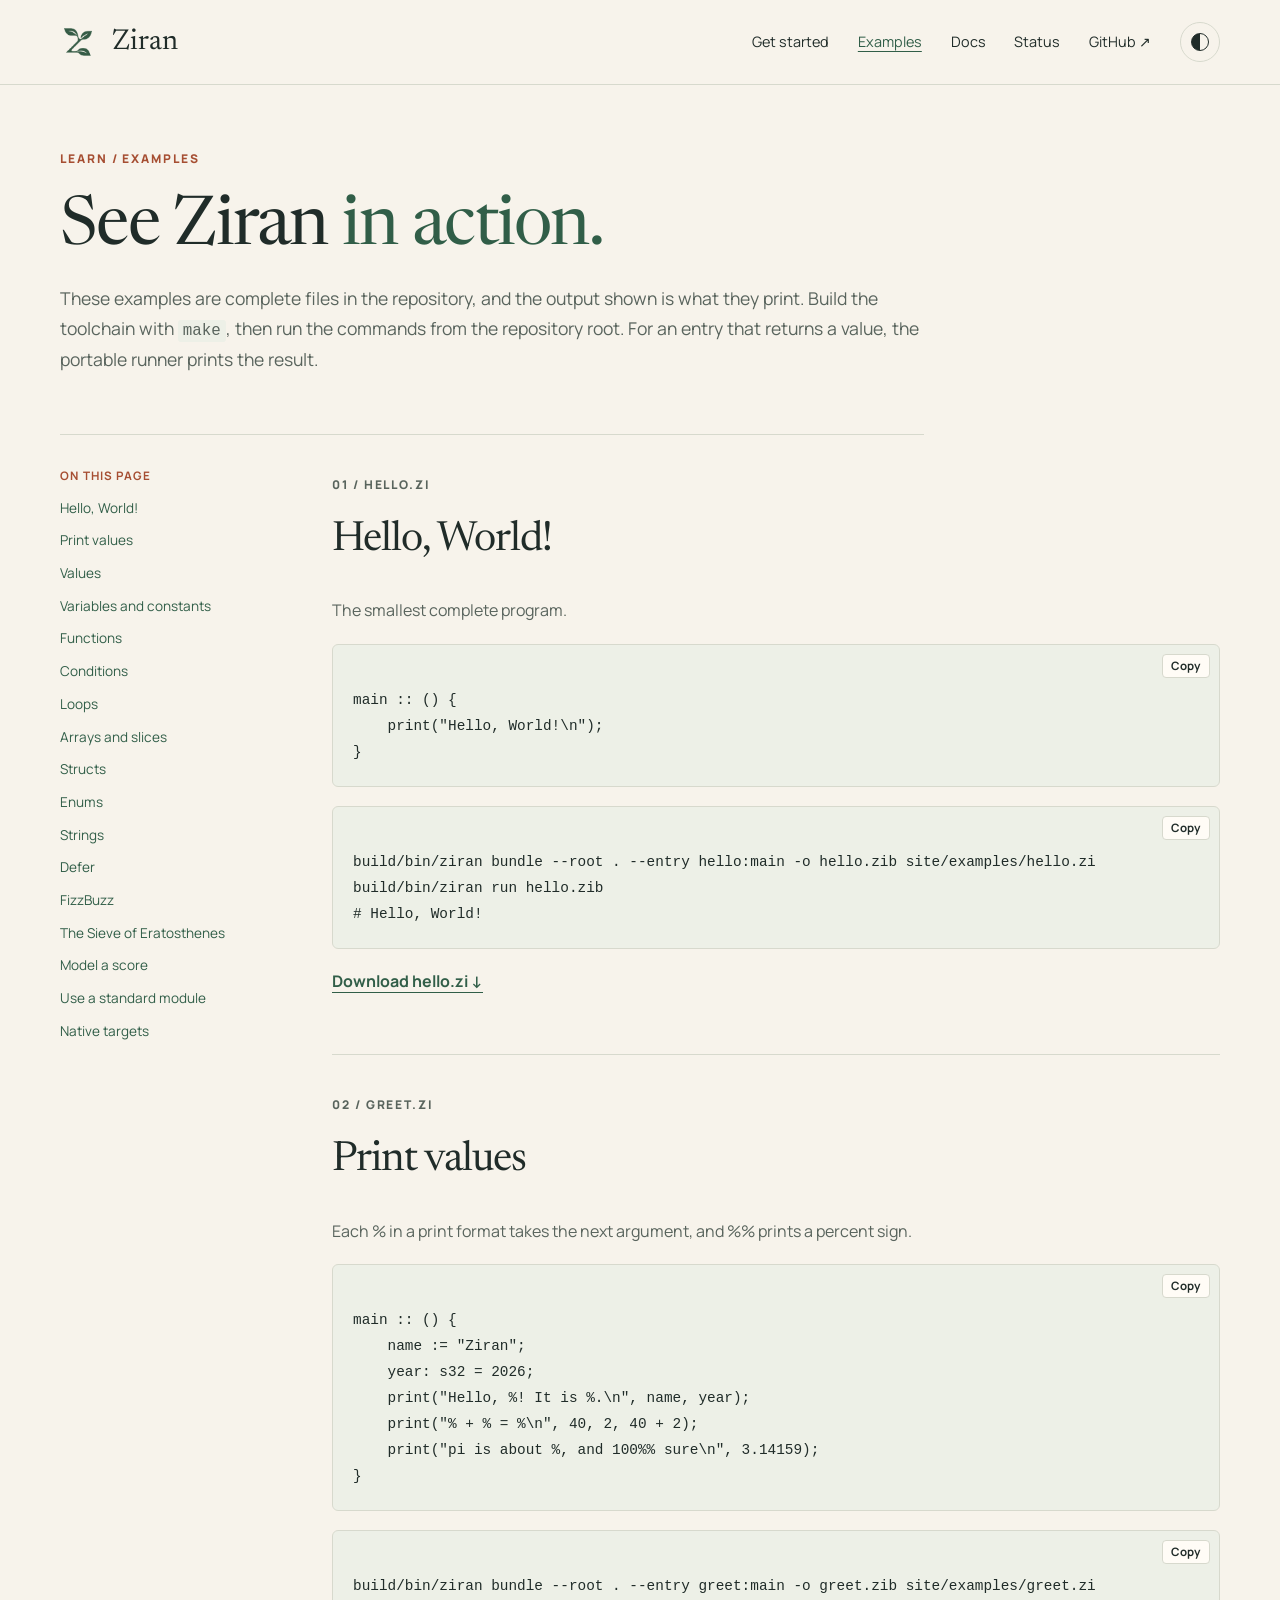
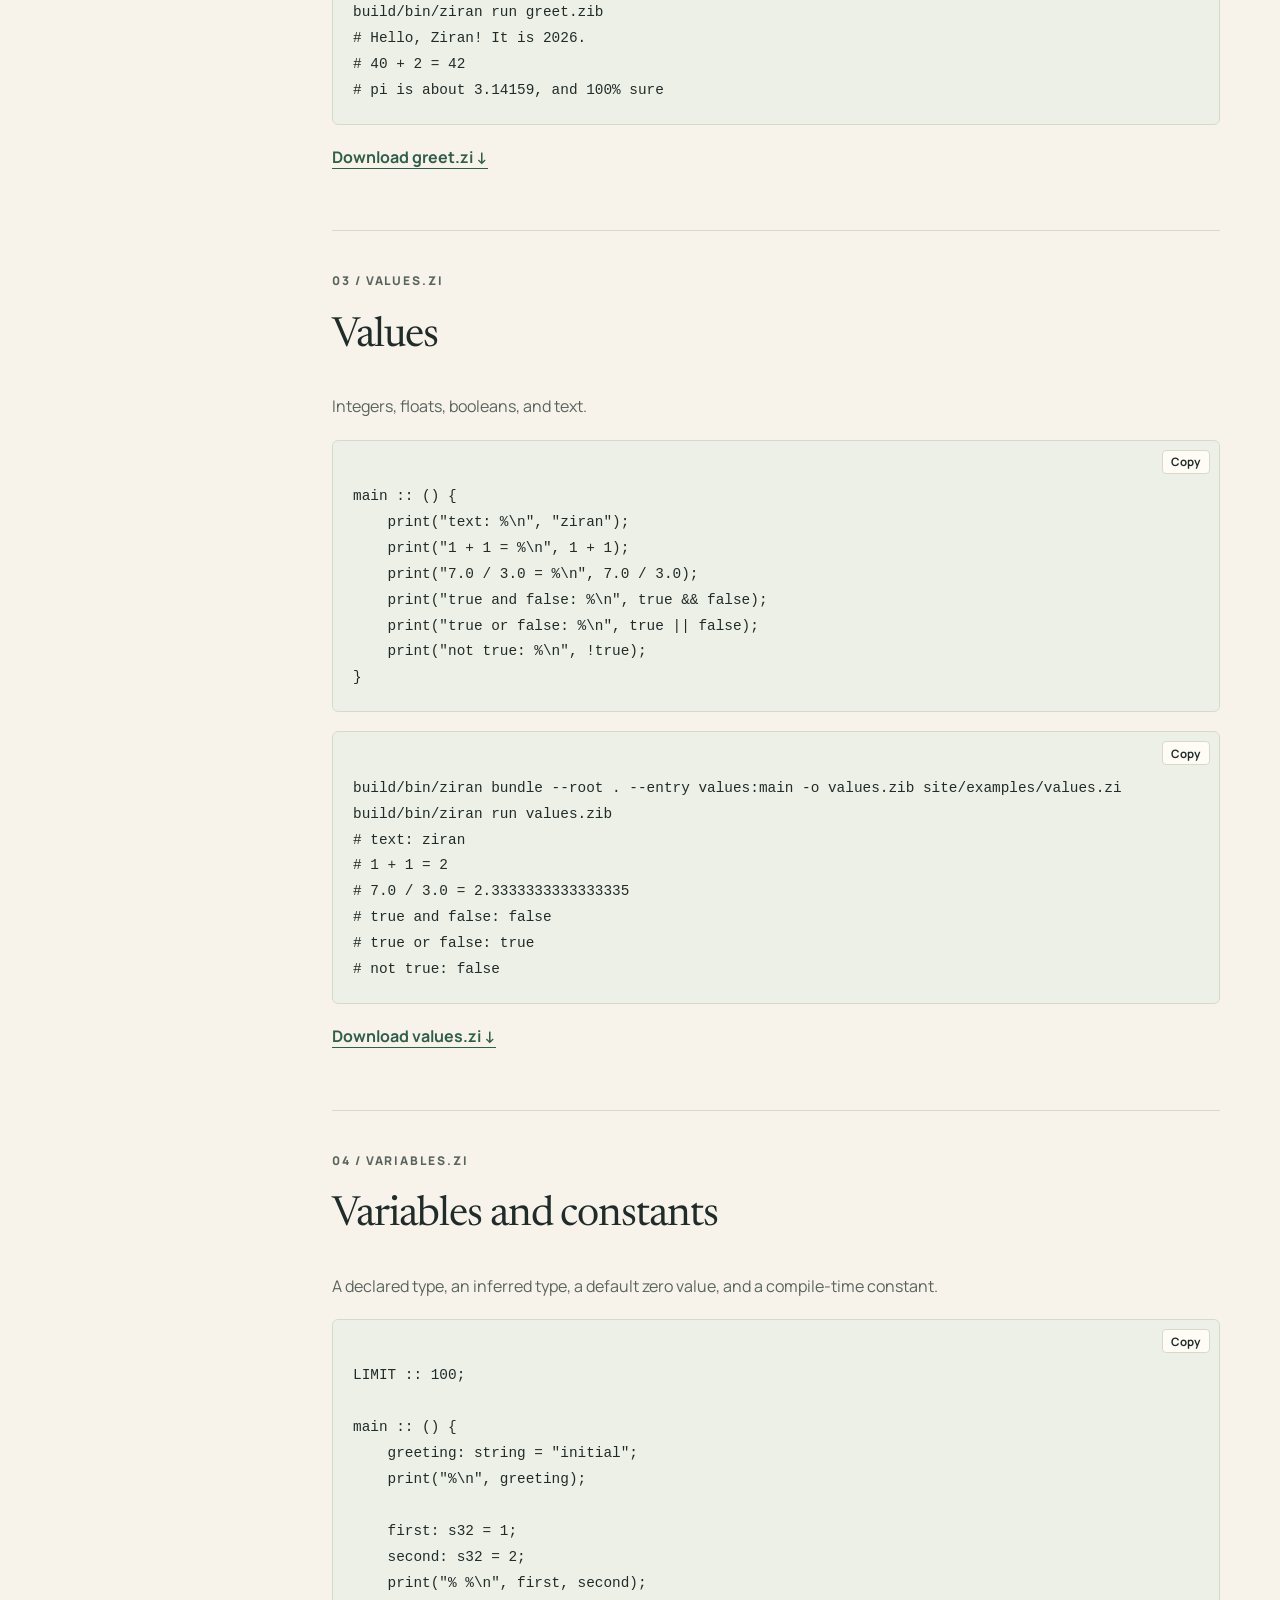
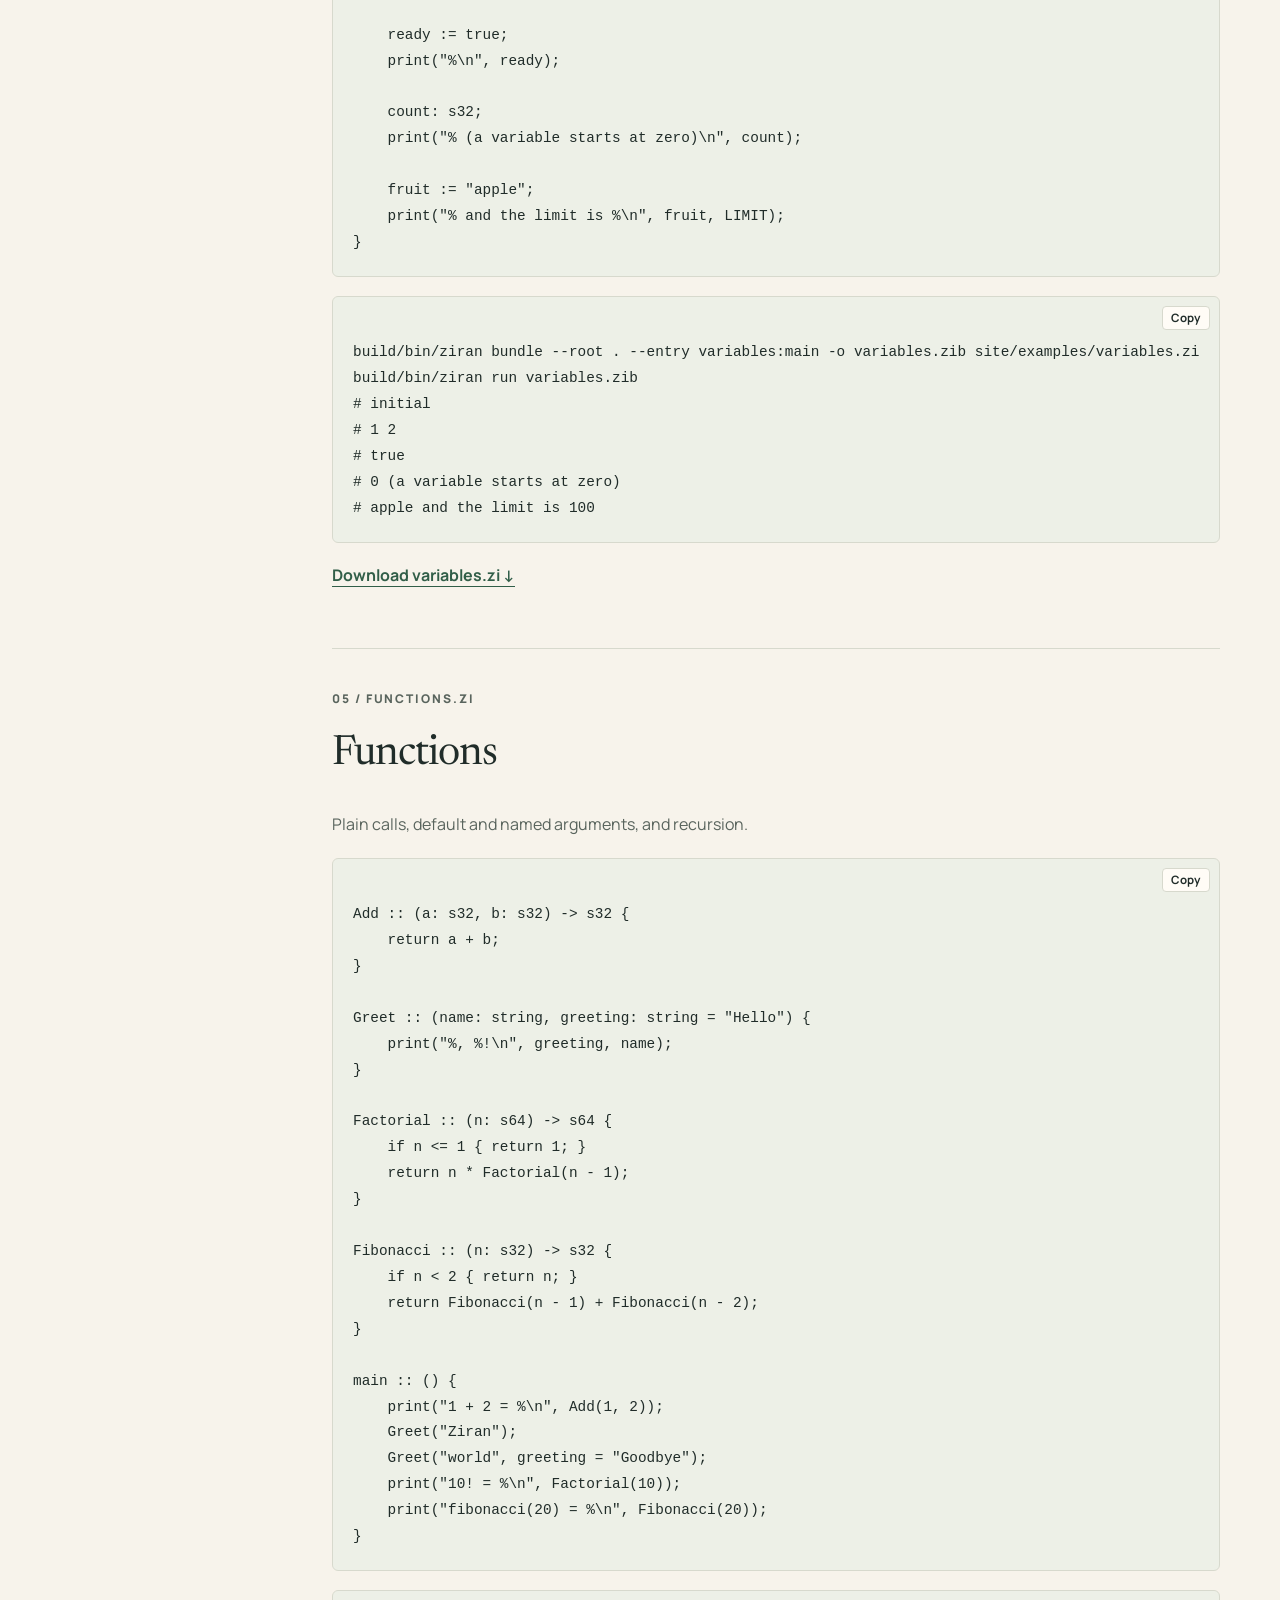
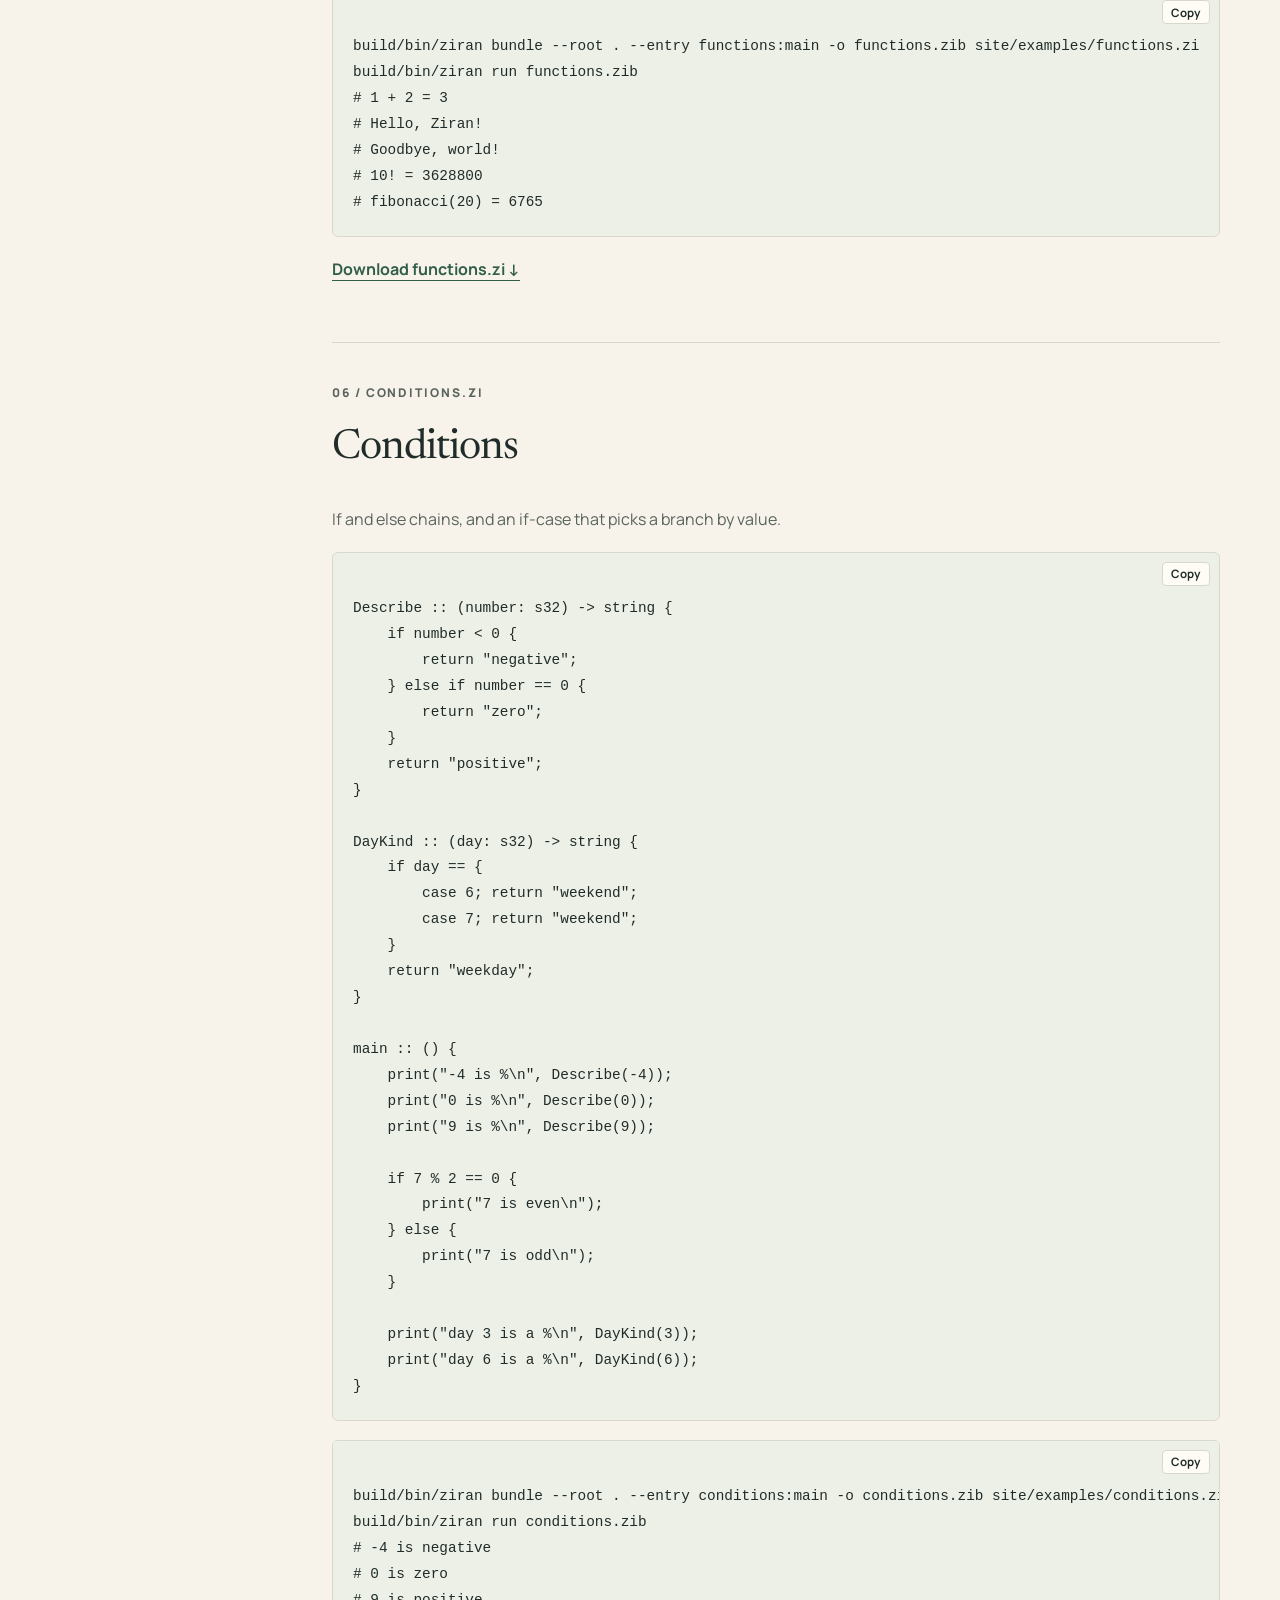
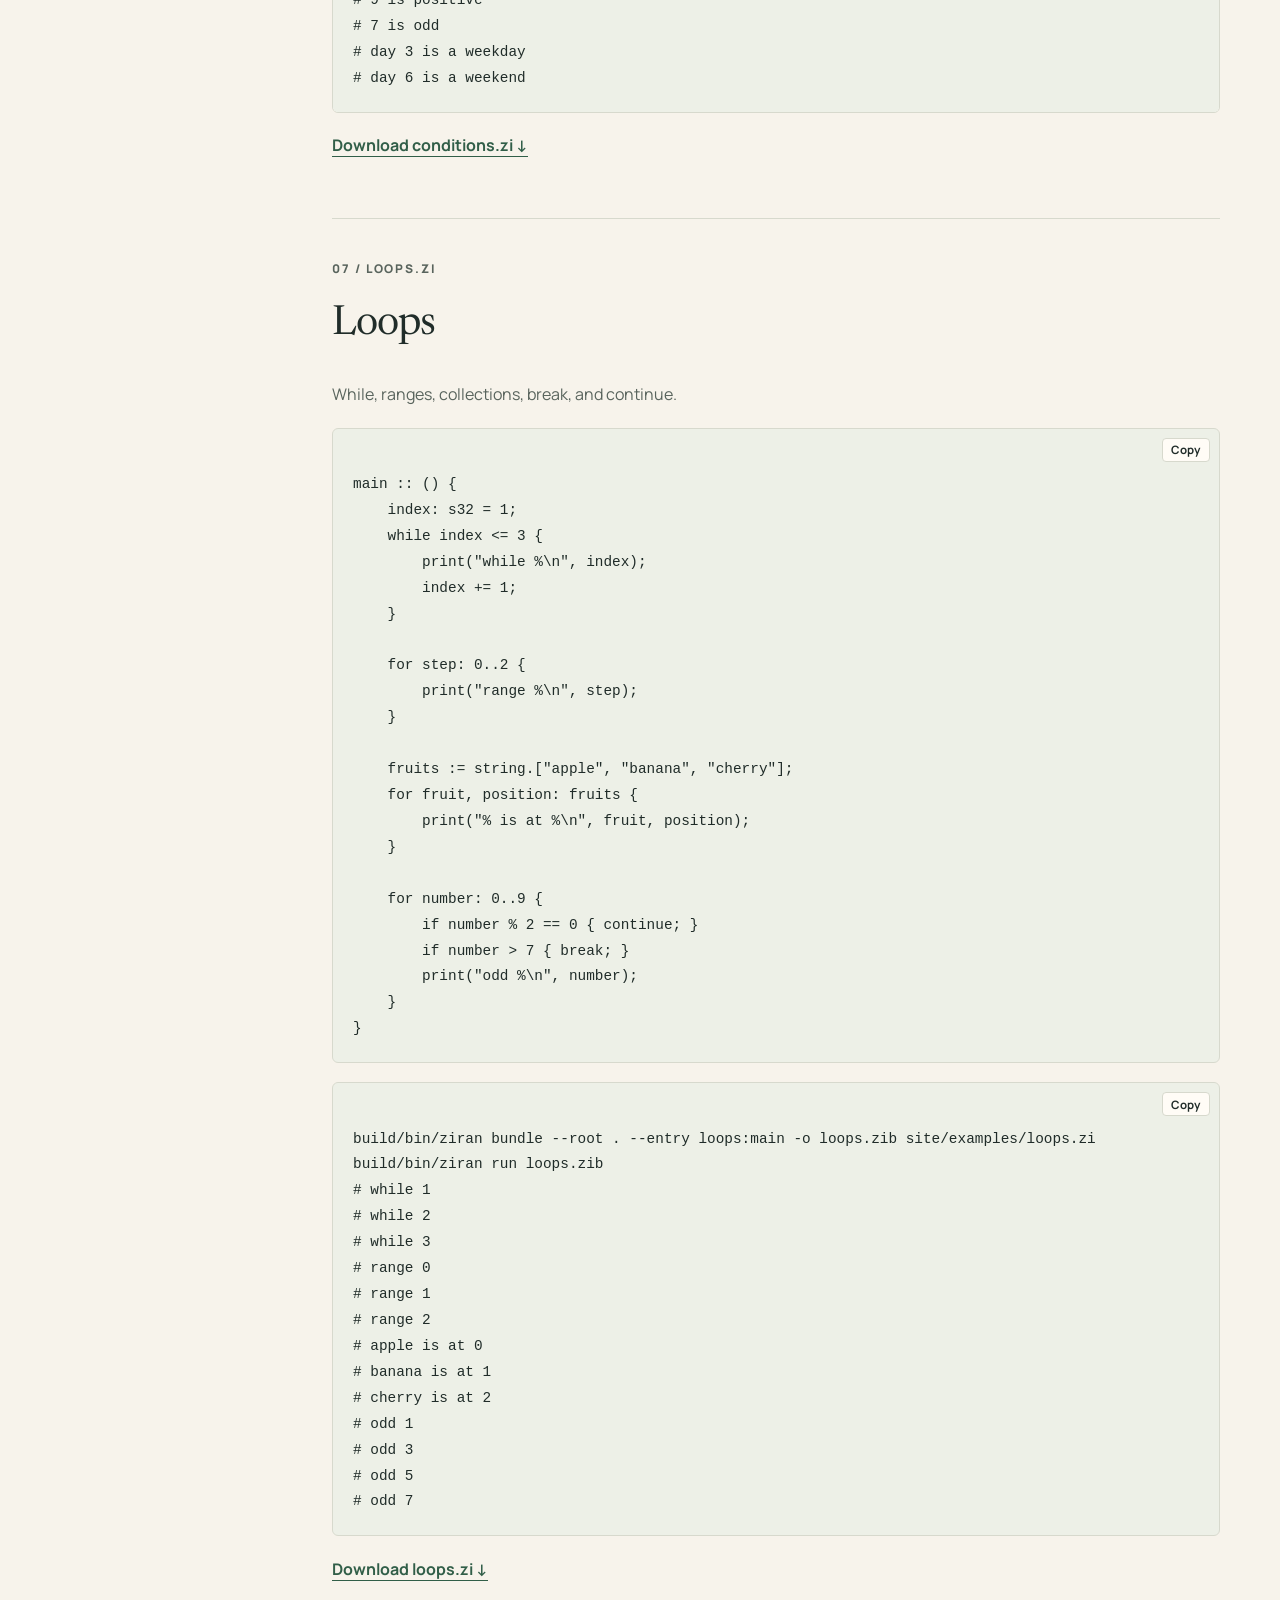
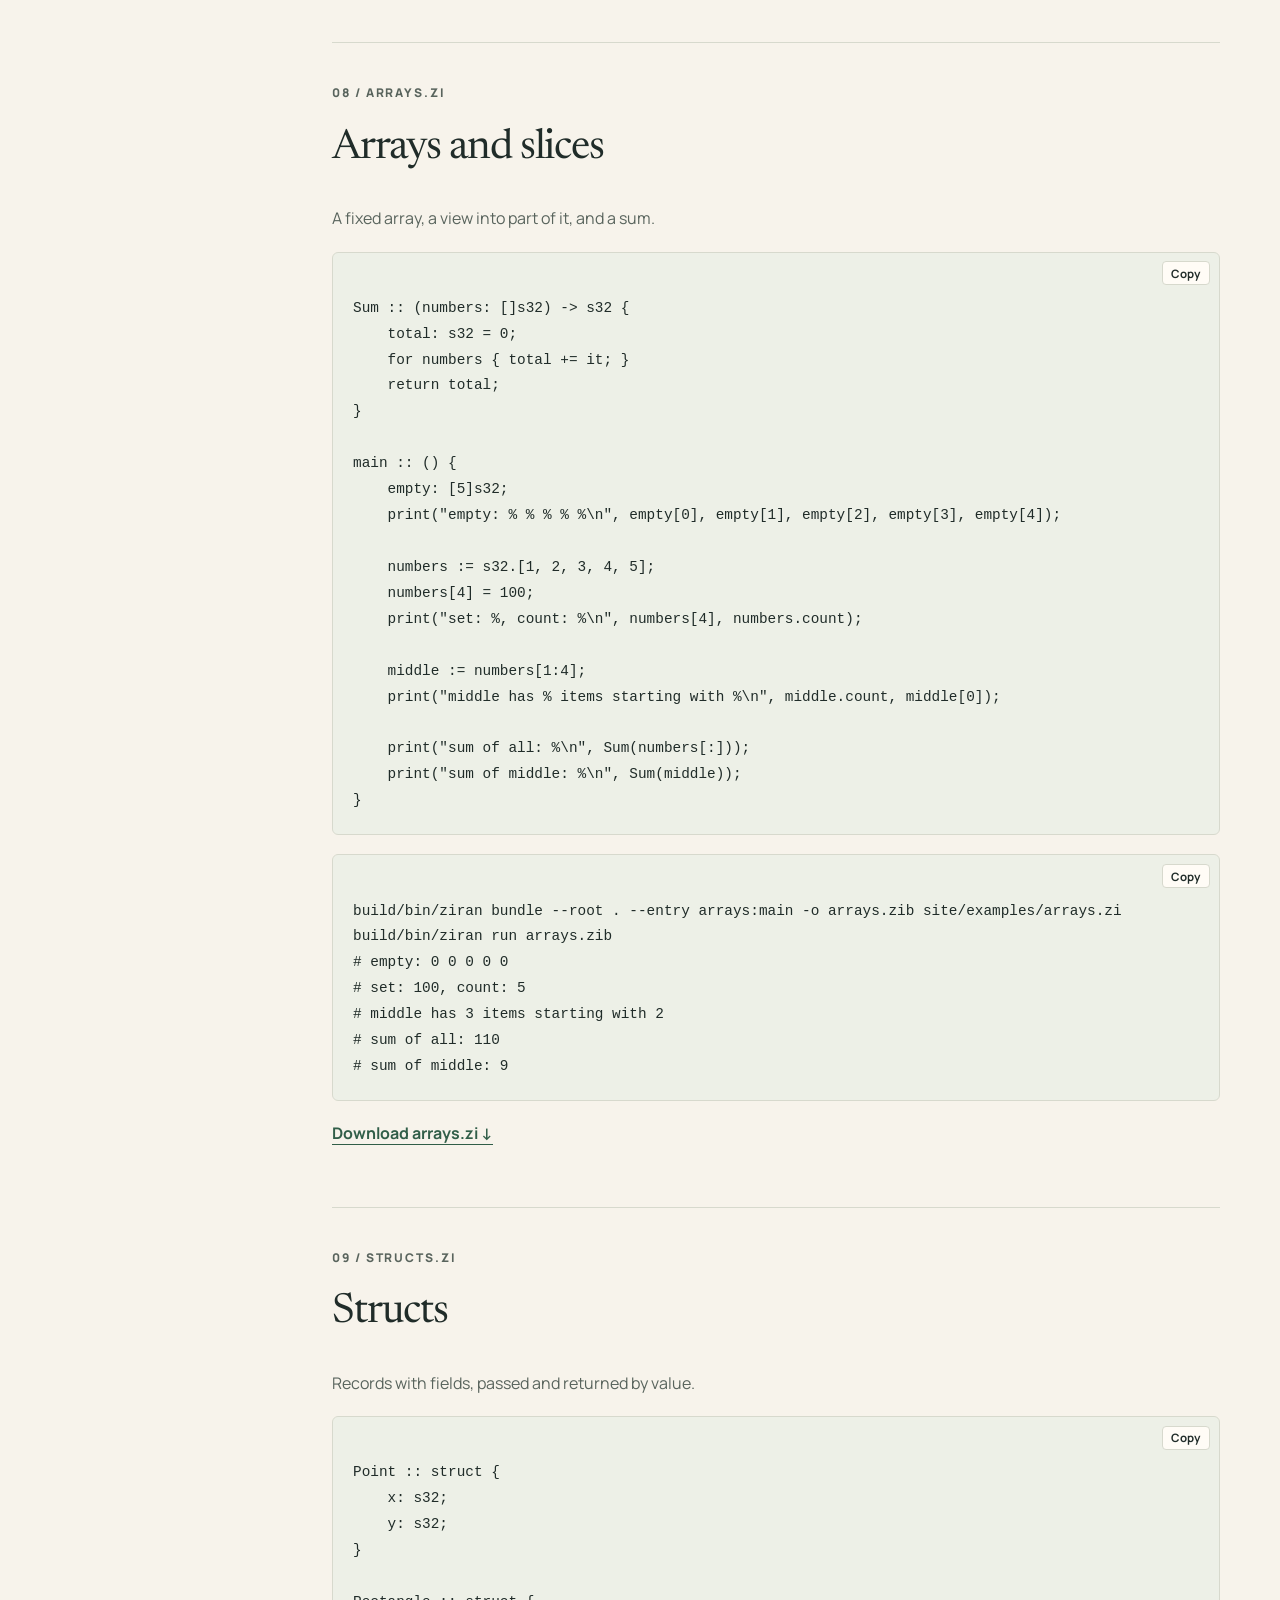
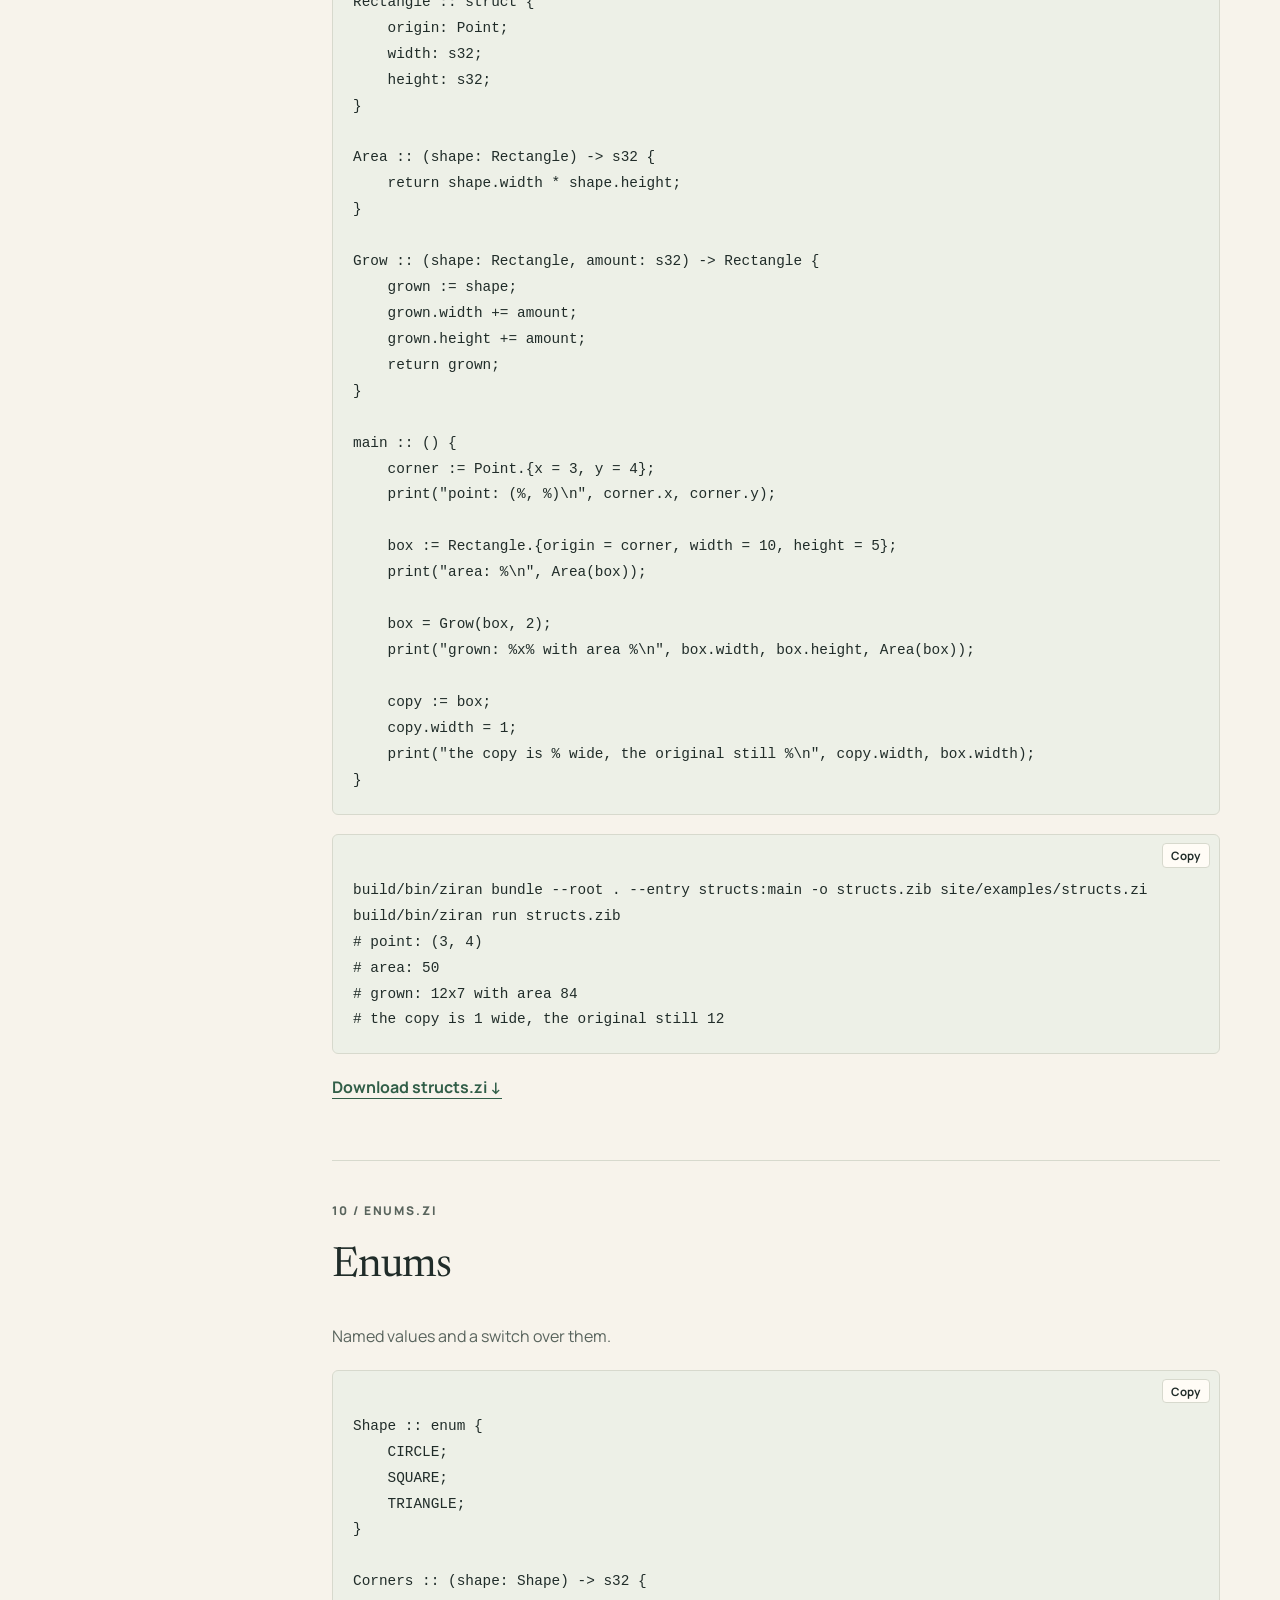
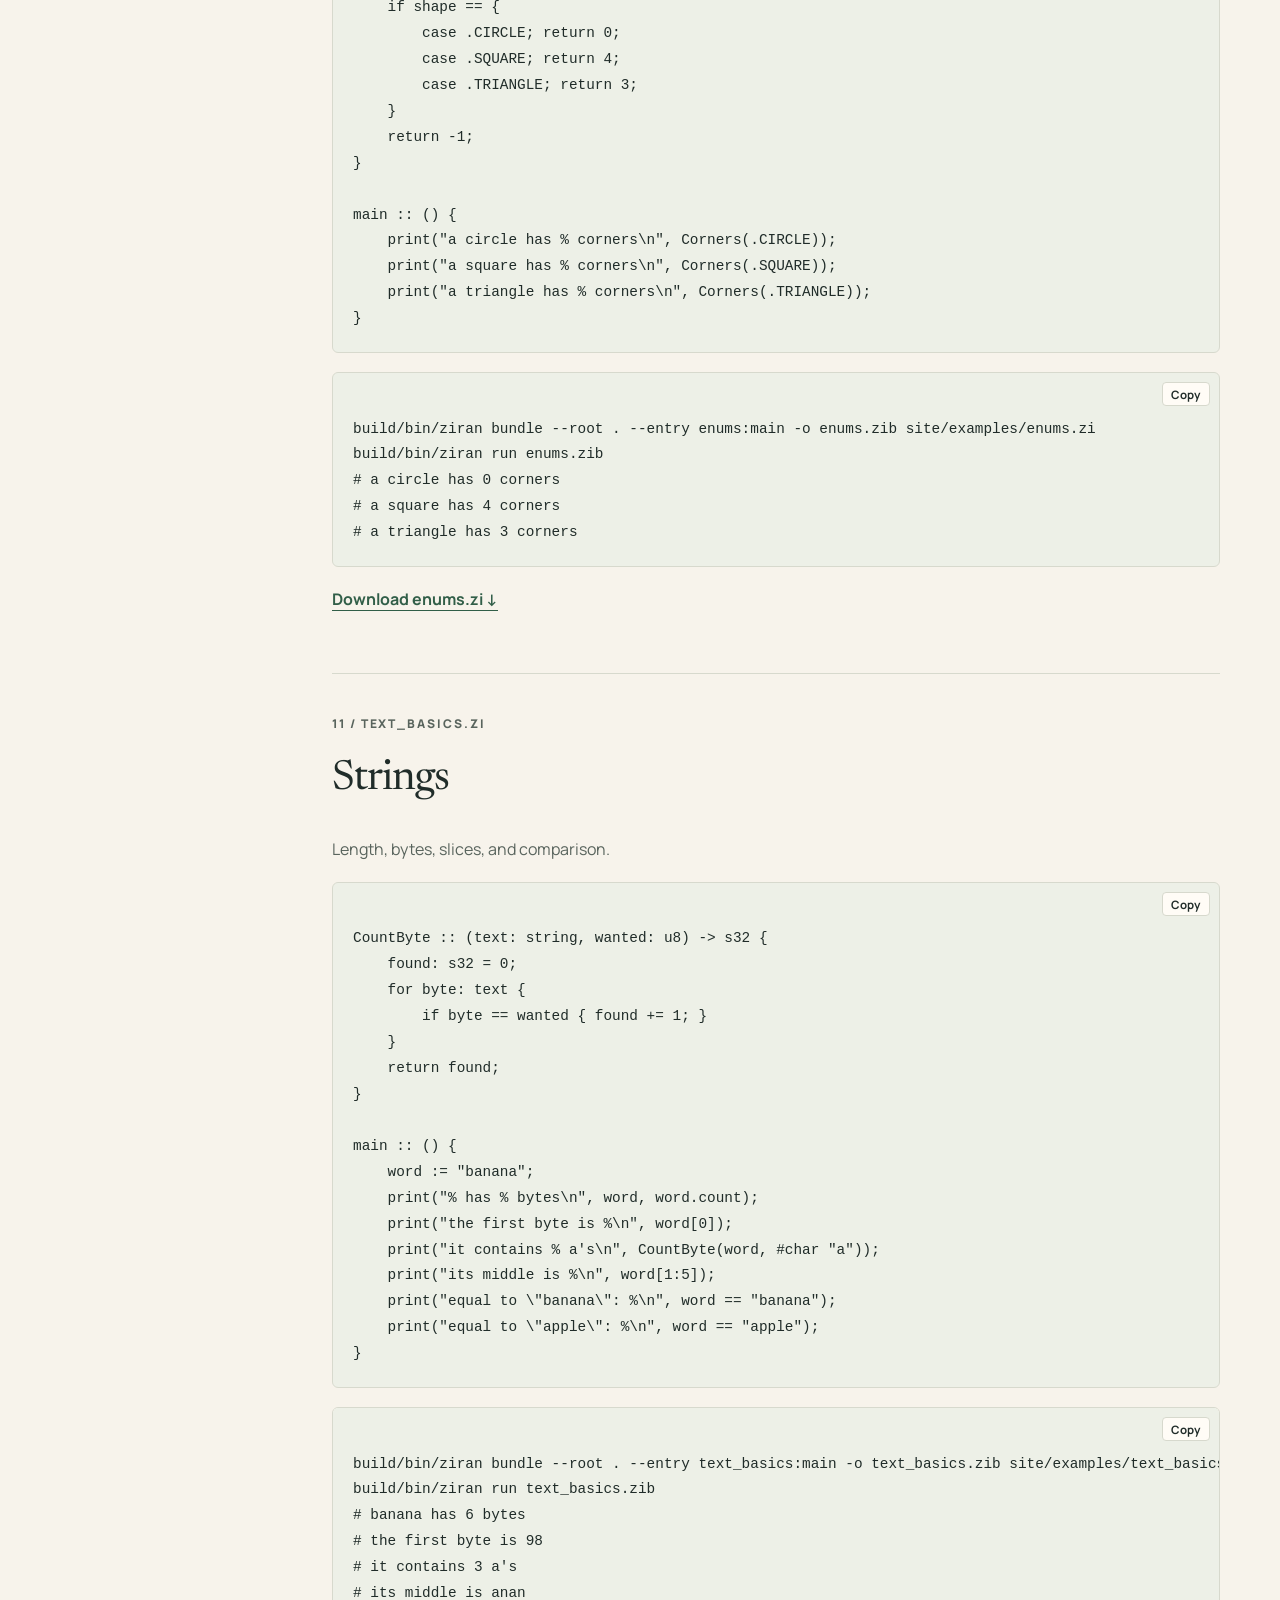
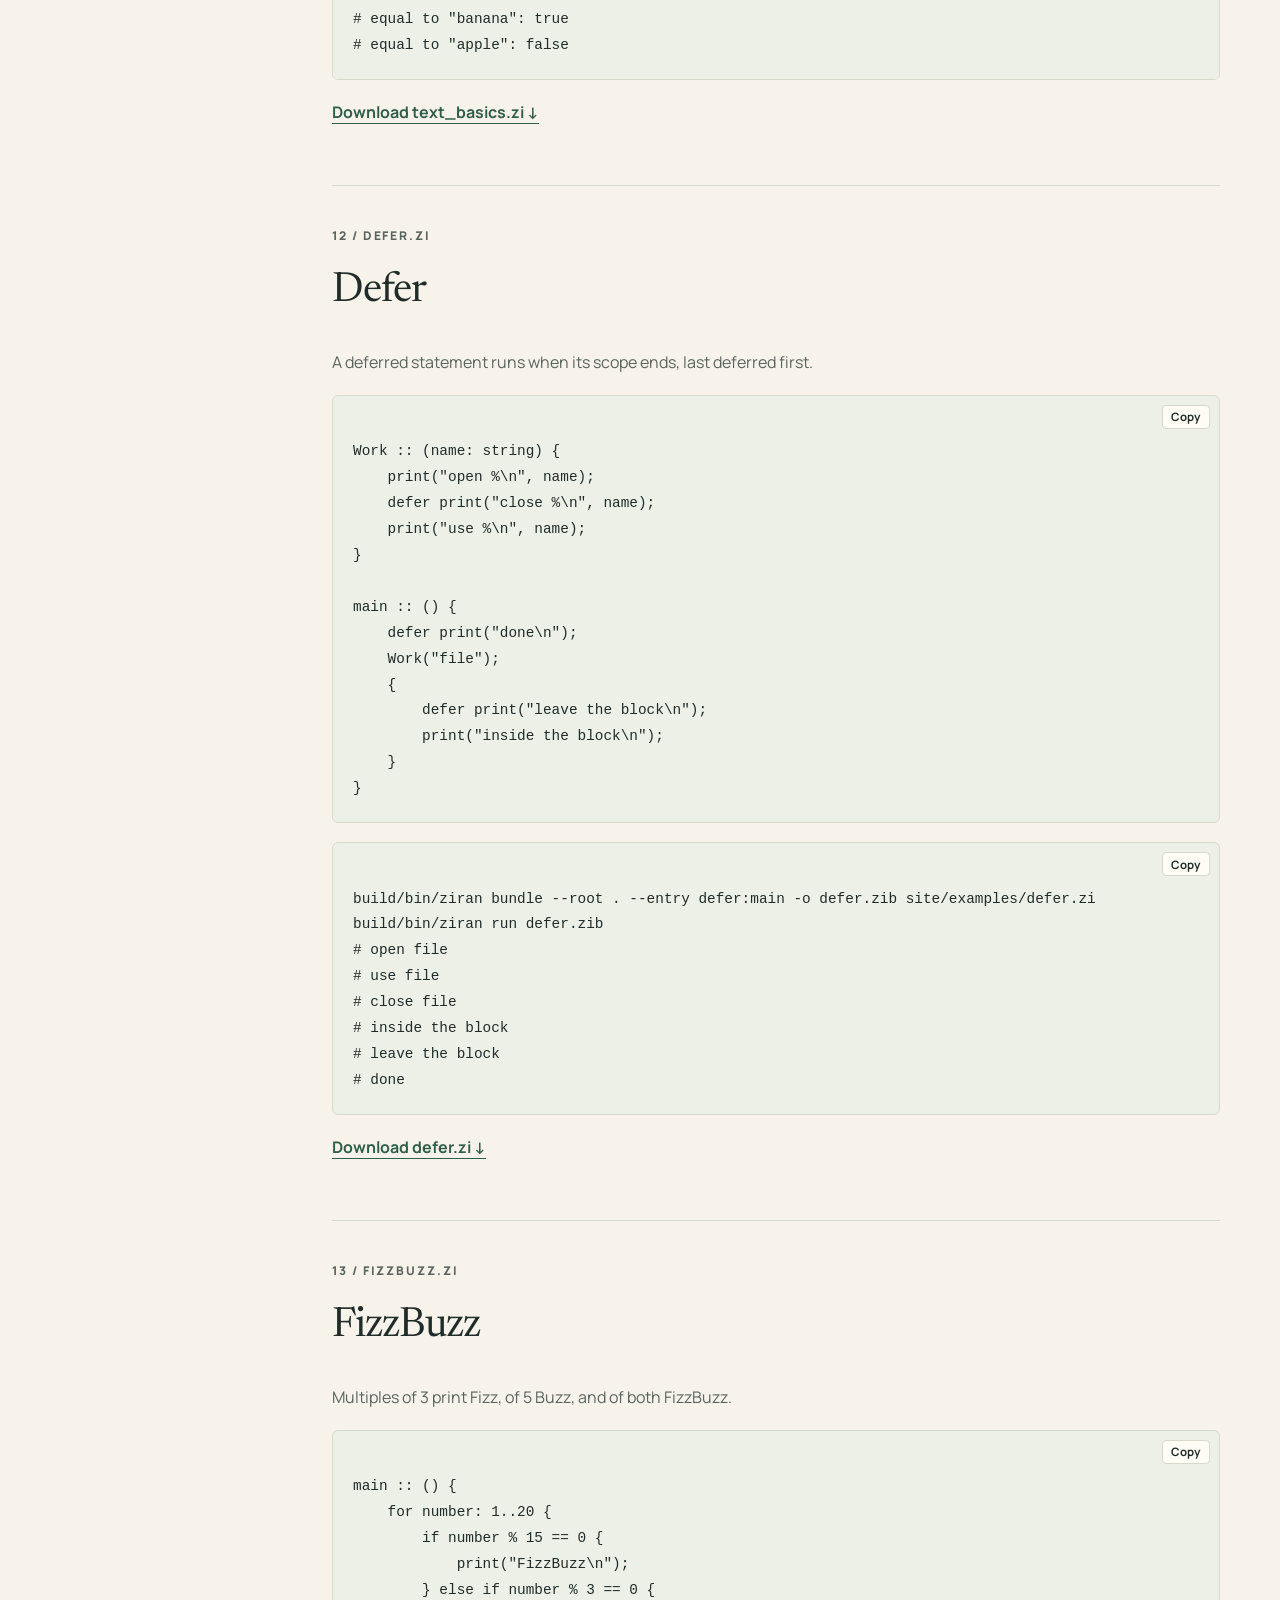
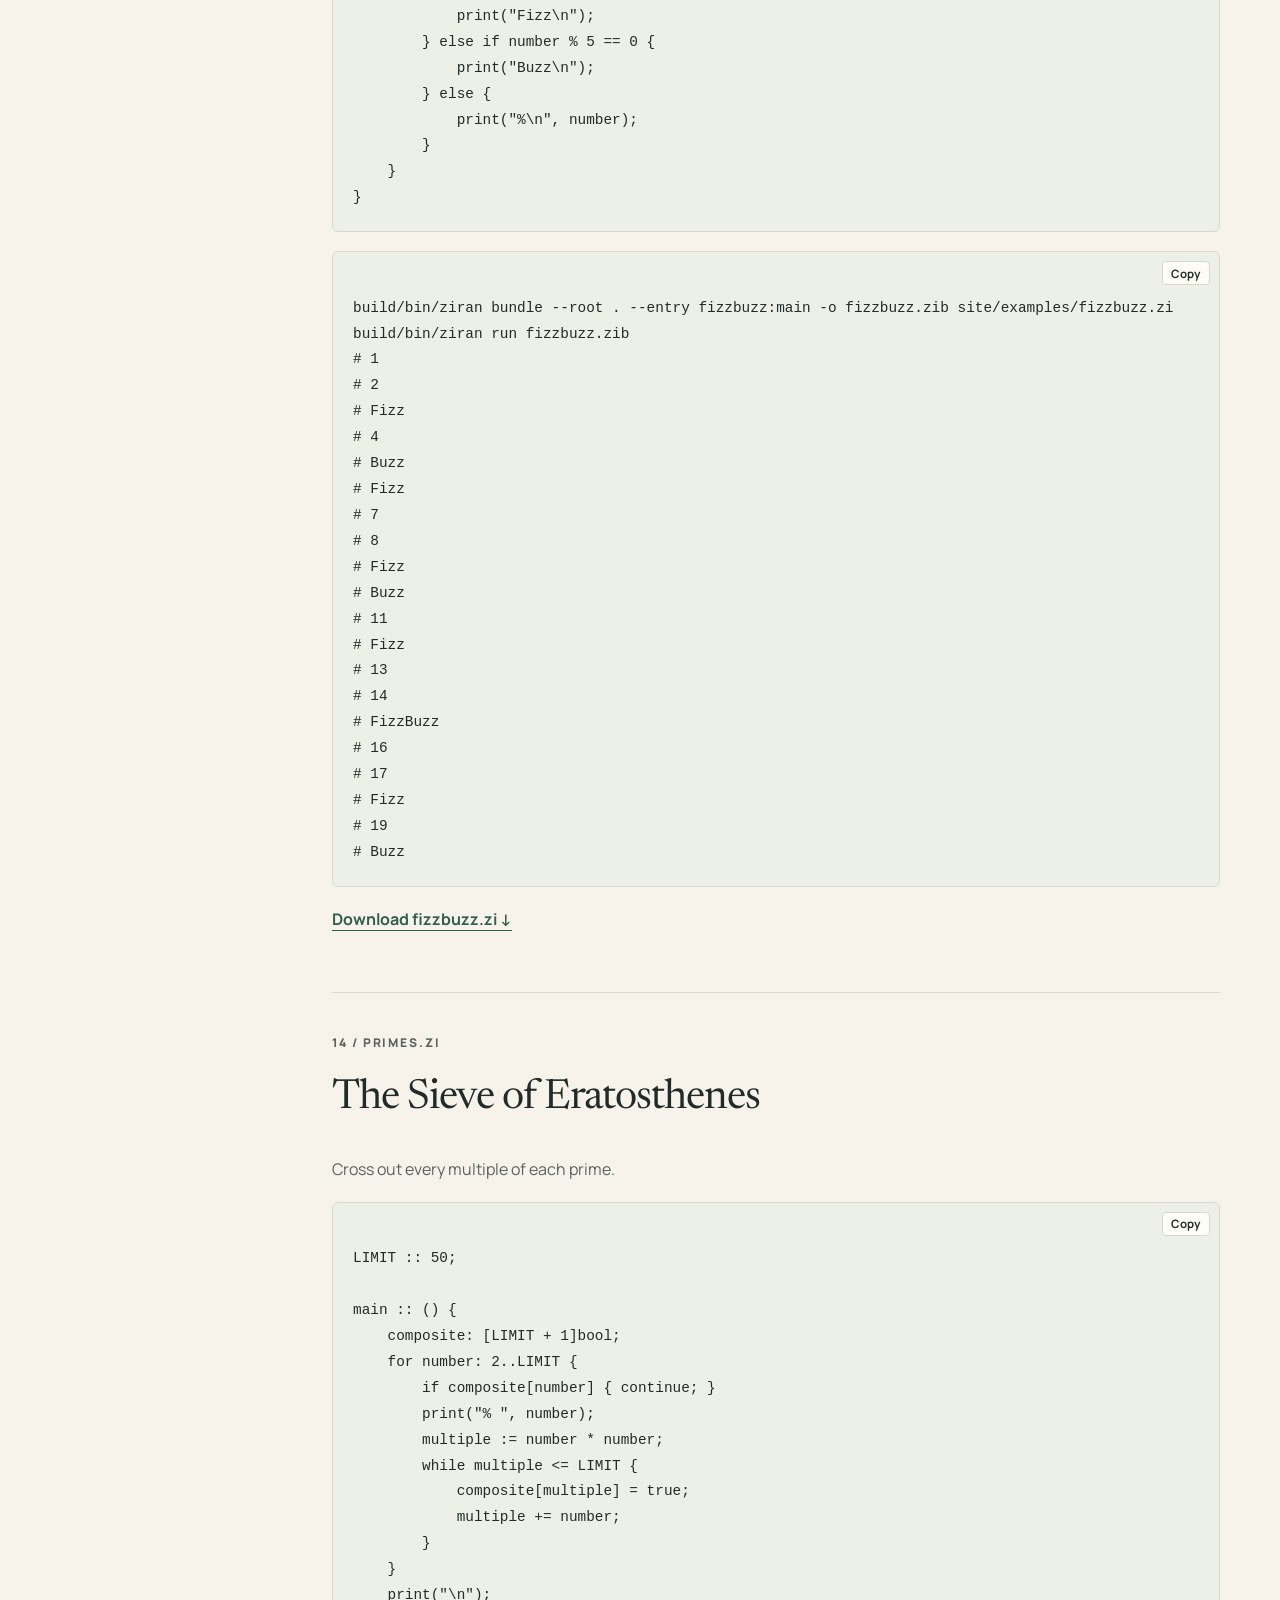
<file: site/examples.html>
<!doctype html>
<html lang="en">
<head>
  <meta charset="utf-8"><meta name="viewport" content="width=device-width, initial-scale=1"><meta name="theme-color" content="#f7f3eb">
  <meta name="description" content="Complete Ziran examples with source files and commands you can run: records, standard library text processing, and native output.">
  <title>Ziran examples</title><link rel="canonical" href="https://ziran-lang.org/examples"><link rel="icon" href="favicon.svg" type="image/svg+xml"><link rel="stylesheet" href="styles.css"><script defer src="site.js"></script>
</head>
<body><a class="skip-link" href="#main">Skip to content</a><header class="site-header"><div class="site-header-inner"><a class="brand" href="index.html"><img class="brand-icon" src="assets/logo-growing-z.png" alt="" width="36" height="36"><span>Ziran</span></a><button class="menu-button" type="button" aria-expanded="false" aria-controls="primary-nav">Menu</button><nav class="header-nav" id="primary-nav" aria-label="Primary"><a href="get-started.html">Get started</a><a href="examples.html" aria-current="page">Examples</a><a href="docs.html">Docs</a><a href="status.html">Status</a><a href="https://github.com/ziranlang/ziran">GitHub ↗</a><button class="theme-toggle" type="button" aria-label="Switch color theme"></button></nav></div></header>
<main id="main" class="article-layout"><div class="article-head"><p class="eyebrow">Learn / Examples</p><h1>See Ziran <em>in action.</em></h1><p>These examples are complete files in the repository, and the output shown is what they print. Build the toolchain with <code>make</code>, then run the commands from the repository root. For an entry that returns a value, the portable runner prints the result.</p></div>
<div class="article-grid"><aside class="page-toc"><strong>On this page</strong><!-- generated:examples_toc --><a href="#hello">Hello, World!</a><a href="#greet">Print values</a><a href="#values">Values</a><a href="#variables">Variables and constants</a><a href="#functions">Functions</a><a href="#conditions">Conditions</a><a href="#loops">Loops</a><a href="#arrays">Arrays and slices</a><a href="#structs">Structs</a><a href="#enums">Enums</a><a href="#text-basics">Strings</a><a href="#defer">Defer</a><a href="#fizzbuzz">FizzBuzz</a><a href="#primes">The Sieve of Eratosthenes</a><a href="#score">Model a score</a><a href="#text-demo">Use a standard module</a><!-- /generated:examples_toc --><a href="#targets">Native targets</a></aside><div class="article-body">
<!-- generated:examples --><section id="hello"><p class="eyebrow">01 / hello.zi</p><h2>Hello, World!</h2><p>The smallest complete program.</p><pre><code>main :: () {
    print("Hello, World!\n");
}</code></pre><pre><code>build/bin/ziran bundle --root . --entry hello:main -o hello.zib site/examples/hello.zi
build/bin/ziran run hello.zib
# Hello, World!</code></pre><p><a class="text-link" href="examples/hello.zi" download>Download hello.zi ↓</a></p></section>
<section id="greet"><p class="eyebrow">02 / greet.zi</p><h2>Print values</h2><p>Each % in a print format takes the next argument, and %% prints a percent sign.</p><pre><code>main :: () {
    name := "Ziran";
    year: s32 = 2026;
    print("Hello, %! It is %.\n", name, year);
    print("% + % = %\n", 40, 2, 40 + 2);
    print("pi is about %, and 100%% sure\n", 3.14159);
}</code></pre><pre><code>build/bin/ziran bundle --root . --entry greet:main -o greet.zib site/examples/greet.zi
build/bin/ziran run greet.zib
# Hello, Ziran! It is 2026.
# 40 + 2 = 42
# pi is about 3.14159, and 100% sure</code></pre><p><a class="text-link" href="examples/greet.zi" download>Download greet.zi ↓</a></p></section>
<section id="values"><p class="eyebrow">03 / values.zi</p><h2>Values</h2><p>Integers, floats, booleans, and text.</p><pre><code>main :: () {
    print("text: %\n", "ziran");
    print("1 + 1 = %\n", 1 + 1);
    print("7.0 / 3.0 = %\n", 7.0 / 3.0);
    print("true and false: %\n", true &amp;&amp; false);
    print("true or false: %\n", true || false);
    print("not true: %\n", !true);
}</code></pre><pre><code>build/bin/ziran bundle --root . --entry values:main -o values.zib site/examples/values.zi
build/bin/ziran run values.zib
# text: ziran
# 1 + 1 = 2
# 7.0 / 3.0 = 2.3333333333333335
# true and false: false
# true or false: true
# not true: false</code></pre><p><a class="text-link" href="examples/values.zi" download>Download values.zi ↓</a></p></section>
<section id="variables"><p class="eyebrow">04 / variables.zi</p><h2>Variables and constants</h2><p>A declared type, an inferred type, a default zero value, and a compile-time constant.</p><pre><code>LIMIT :: 100;

main :: () {
    greeting: string = "initial";
    print("%\n", greeting);

    first: s32 = 1;
    second: s32 = 2;
    print("% %\n", first, second);

    ready := true;
    print("%\n", ready);

    count: s32;
    print("% (a variable starts at zero)\n", count);

    fruit := "apple";
    print("% and the limit is %\n", fruit, LIMIT);
}</code></pre><pre><code>build/bin/ziran bundle --root . --entry variables:main -o variables.zib site/examples/variables.zi
build/bin/ziran run variables.zib
# initial
# 1 2
# true
# 0 (a variable starts at zero)
# apple and the limit is 100</code></pre><p><a class="text-link" href="examples/variables.zi" download>Download variables.zi ↓</a></p></section>
<section id="functions"><p class="eyebrow">05 / functions.zi</p><h2>Functions</h2><p>Plain calls, default and named arguments, and recursion.</p><pre><code>Add :: (a: s32, b: s32) -&gt; s32 {
    return a + b;
}

Greet :: (name: string, greeting: string = "Hello") {
    print("%, %!\n", greeting, name);
}

Factorial :: (n: s64) -&gt; s64 {
    if n &lt;= 1 { return 1; }
    return n * Factorial(n - 1);
}

Fibonacci :: (n: s32) -&gt; s32 {
    if n &lt; 2 { return n; }
    return Fibonacci(n - 1) + Fibonacci(n - 2);
}

main :: () {
    print("1 + 2 = %\n", Add(1, 2));
    Greet("Ziran");
    Greet("world", greeting = "Goodbye");
    print("10! = %\n", Factorial(10));
    print("fibonacci(20) = %\n", Fibonacci(20));
}</code></pre><pre><code>build/bin/ziran bundle --root . --entry functions:main -o functions.zib site/examples/functions.zi
build/bin/ziran run functions.zib
# 1 + 2 = 3
# Hello, Ziran!
# Goodbye, world!
# 10! = 3628800
# fibonacci(20) = 6765</code></pre><p><a class="text-link" href="examples/functions.zi" download>Download functions.zi ↓</a></p></section>
<section id="conditions"><p class="eyebrow">06 / conditions.zi</p><h2>Conditions</h2><p>If and else chains, and an if-case that picks a branch by value.</p><pre><code>Describe :: (number: s32) -&gt; string {
    if number &lt; 0 {
        return "negative";
    } else if number == 0 {
        return "zero";
    }
    return "positive";
}

DayKind :: (day: s32) -&gt; string {
    if day == {
        case 6; return "weekend";
        case 7; return "weekend";
    }
    return "weekday";
}

main :: () {
    print("-4 is %\n", Describe(-4));
    print("0 is %\n", Describe(0));
    print("9 is %\n", Describe(9));

    if 7 % 2 == 0 {
        print("7 is even\n");
    } else {
        print("7 is odd\n");
    }

    print("day 3 is a %\n", DayKind(3));
    print("day 6 is a %\n", DayKind(6));
}</code></pre><pre><code>build/bin/ziran bundle --root . --entry conditions:main -o conditions.zib site/examples/conditions.zi
build/bin/ziran run conditions.zib
# -4 is negative
# 0 is zero
# 9 is positive
# 7 is odd
# day 3 is a weekday
# day 6 is a weekend</code></pre><p><a class="text-link" href="examples/conditions.zi" download>Download conditions.zi ↓</a></p></section>
<section id="loops"><p class="eyebrow">07 / loops.zi</p><h2>Loops</h2><p>While, ranges, collections, break, and continue.</p><pre><code>main :: () {
    index: s32 = 1;
    while index &lt;= 3 {
        print("while %\n", index);
        index += 1;
    }

    for step: 0..2 {
        print("range %\n", step);
    }

    fruits := string.["apple", "banana", "cherry"];
    for fruit, position: fruits {
        print("% is at %\n", fruit, position);
    }

    for number: 0..9 {
        if number % 2 == 0 { continue; }
        if number &gt; 7 { break; }
        print("odd %\n", number);
    }
}</code></pre><pre><code>build/bin/ziran bundle --root . --entry loops:main -o loops.zib site/examples/loops.zi
build/bin/ziran run loops.zib
# while 1
# while 2
# while 3
# range 0
# range 1
# range 2
# apple is at 0
# banana is at 1
# cherry is at 2
# odd 1
# odd 3
# odd 5
# odd 7</code></pre><p><a class="text-link" href="examples/loops.zi" download>Download loops.zi ↓</a></p></section>
<section id="arrays"><p class="eyebrow">08 / arrays.zi</p><h2>Arrays and slices</h2><p>A fixed array, a view into part of it, and a sum.</p><pre><code>Sum :: (numbers: []s32) -&gt; s32 {
    total: s32 = 0;
    for numbers { total += it; }
    return total;
}

main :: () {
    empty: [5]s32;
    print("empty: % % % % %\n", empty[0], empty[1], empty[2], empty[3], empty[4]);

    numbers := s32.[1, 2, 3, 4, 5];
    numbers[4] = 100;
    print("set: %, count: %\n", numbers[4], numbers.count);

    middle := numbers[1:4];
    print("middle has % items starting with %\n", middle.count, middle[0]);

    print("sum of all: %\n", Sum(numbers[:]));
    print("sum of middle: %\n", Sum(middle));
}</code></pre><pre><code>build/bin/ziran bundle --root . --entry arrays:main -o arrays.zib site/examples/arrays.zi
build/bin/ziran run arrays.zib
# empty: 0 0 0 0 0
# set: 100, count: 5
# middle has 3 items starting with 2
# sum of all: 110
# sum of middle: 9</code></pre><p><a class="text-link" href="examples/arrays.zi" download>Download arrays.zi ↓</a></p></section>
<section id="structs"><p class="eyebrow">09 / structs.zi</p><h2>Structs</h2><p>Records with fields, passed and returned by value.</p><pre><code>Point :: struct {
    x: s32;
    y: s32;
}

Rectangle :: struct {
    origin: Point;
    width: s32;
    height: s32;
}

Area :: (shape: Rectangle) -&gt; s32 {
    return shape.width * shape.height;
}

Grow :: (shape: Rectangle, amount: s32) -&gt; Rectangle {
    grown := shape;
    grown.width += amount;
    grown.height += amount;
    return grown;
}

main :: () {
    corner := Point.{x = 3, y = 4};
    print("point: (%, %)\n", corner.x, corner.y);

    box := Rectangle.{origin = corner, width = 10, height = 5};
    print("area: %\n", Area(box));

    box = Grow(box, 2);
    print("grown: %x% with area %\n", box.width, box.height, Area(box));

    copy := box;
    copy.width = 1;
    print("the copy is % wide, the original still %\n", copy.width, box.width);
}</code></pre><pre><code>build/bin/ziran bundle --root . --entry structs:main -o structs.zib site/examples/structs.zi
build/bin/ziran run structs.zib
# point: (3, 4)
# area: 50
# grown: 12x7 with area 84
# the copy is 1 wide, the original still 12</code></pre><p><a class="text-link" href="examples/structs.zi" download>Download structs.zi ↓</a></p></section>
<section id="enums"><p class="eyebrow">10 / enums.zi</p><h2>Enums</h2><p>Named values and a switch over them.</p><pre><code>Shape :: enum {
    CIRCLE;
    SQUARE;
    TRIANGLE;
}

Corners :: (shape: Shape) -&gt; s32 {
    if shape == {
        case .CIRCLE; return 0;
        case .SQUARE; return 4;
        case .TRIANGLE; return 3;
    }
    return -1;
}

main :: () {
    print("a circle has % corners\n", Corners(.CIRCLE));
    print("a square has % corners\n", Corners(.SQUARE));
    print("a triangle has % corners\n", Corners(.TRIANGLE));
}</code></pre><pre><code>build/bin/ziran bundle --root . --entry enums:main -o enums.zib site/examples/enums.zi
build/bin/ziran run enums.zib
# a circle has 0 corners
# a square has 4 corners
# a triangle has 3 corners</code></pre><p><a class="text-link" href="examples/enums.zi" download>Download enums.zi ↓</a></p></section>
<section id="text-basics"><p class="eyebrow">11 / text_basics.zi</p><h2>Strings</h2><p>Length, bytes, slices, and comparison.</p><pre><code>CountByte :: (text: string, wanted: u8) -&gt; s32 {
    found: s32 = 0;
    for byte: text {
        if byte == wanted { found += 1; }
    }
    return found;
}

main :: () {
    word := "banana";
    print("% has % bytes\n", word, word.count);
    print("the first byte is %\n", word[0]);
    print("it contains % a's\n", CountByte(word, #char "a"));
    print("its middle is %\n", word[1:5]);
    print("equal to \"banana\": %\n", word == "banana");
    print("equal to \"apple\": %\n", word == "apple");
}</code></pre><pre><code>build/bin/ziran bundle --root . --entry text_basics:main -o text_basics.zib site/examples/text_basics.zi
build/bin/ziran run text_basics.zib
# banana has 6 bytes
# the first byte is 98
# it contains 3 a's
# its middle is anan
# equal to "banana": true
# equal to "apple": false</code></pre><p><a class="text-link" href="examples/text_basics.zi" download>Download text_basics.zi ↓</a></p></section>
<section id="defer"><p class="eyebrow">12 / defer.zi</p><h2>Defer</h2><p>A deferred statement runs when its scope ends, last deferred first.</p><pre><code>Work :: (name: string) {
    print("open %\n", name);
    defer print("close %\n", name);
    print("use %\n", name);
}

main :: () {
    defer print("done\n");
    Work("file");
    {
        defer print("leave the block\n");
        print("inside the block\n");
    }
}</code></pre><pre><code>build/bin/ziran bundle --root . --entry defer:main -o defer.zib site/examples/defer.zi
build/bin/ziran run defer.zib
# open file
# use file
# close file
# inside the block
# leave the block
# done</code></pre><p><a class="text-link" href="examples/defer.zi" download>Download defer.zi ↓</a></p></section>
<section id="fizzbuzz"><p class="eyebrow">13 / fizzbuzz.zi</p><h2>FizzBuzz</h2><p>Multiples of 3 print Fizz, of 5 Buzz, and of both FizzBuzz.</p><pre><code>main :: () {
    for number: 1..20 {
        if number % 15 == 0 {
            print("FizzBuzz\n");
        } else if number % 3 == 0 {
            print("Fizz\n");
        } else if number % 5 == 0 {
            print("Buzz\n");
        } else {
            print("%\n", number);
        }
    }
}</code></pre><pre><code>build/bin/ziran bundle --root . --entry fizzbuzz:main -o fizzbuzz.zib site/examples/fizzbuzz.zi
build/bin/ziran run fizzbuzz.zib
# 1
# 2
# Fizz
# 4
# Buzz
# Fizz
# 7
# 8
# Fizz
# Buzz
# 11
# Fizz
# 13
# 14
# FizzBuzz
# 16
# 17
# Fizz
# 19
# Buzz</code></pre><p><a class="text-link" href="examples/fizzbuzz.zi" download>Download fizzbuzz.zi ↓</a></p></section>
<section id="primes"><p class="eyebrow">14 / primes.zi</p><h2>The Sieve of Eratosthenes</h2><p>Cross out every multiple of each prime.</p><pre><code>LIMIT :: 50;

main :: () {
    composite: [LIMIT + 1]bool;
    for number: 2..LIMIT {
        if composite[number] { continue; }
        print("% ", number);
        multiple := number * number;
        while multiple &lt;= LIMIT {
            composite[multiple] = true;
            multiple += number;
        }
    }
    print("\n");
}</code></pre><pre><code>build/bin/ziran bundle --root . --entry primes:main -o primes.zib site/examples/primes.zi
build/bin/ziran run primes.zib
# 2 3 5 7 11 13 17 19 23 29 31 37 41 43 47 </code></pre><p><a class="text-link" href="examples/primes.zi" download>Download primes.zi ↓</a></p></section>
<section id="score"><p class="eyebrow">15 / score.zi</p><h2>Model a score</h2><p>Define a record, pass it to a procedure, and return the answer.</p><pre><code>Score :: struct {
    value: s32;
    bonus: s32;
}

Total :: (score: Score) -&gt; s32 {
    return score.value + score.bonus;
}

Answer :: () -&gt; s32 {
    score: Score = Score.{value = 40, bonus = 2};
    return Total(score);
}</code></pre><pre><code>build/bin/ziran bundle --root . --entry score:Answer -o score.zib site/examples/score.zi
build/bin/ziran run score.zib
# 42</code></pre><p><a class="text-link" href="examples/score.zi" download>Download score.zi ↓</a></p></section>
<section id="text-demo"><p class="eyebrow">16 / text_demo.zi</p><h2>Use a standard module</h2><p>Import the text module and test a prefix with ASCII case folding.</p><pre><code>#import "text"

Answer :: () -&gt; s32 {
    if StartsWithFoldASCII("Ziran", "zi") {
        return 1;
    }
    return 0;
}</code></pre><pre><code>build/bin/ziran bundle --root . --module-path std --entry text_demo:Answer -o text_demo.zib site/examples/text_demo.zi
build/bin/ziran run text_demo.zib
# 1</code></pre><p><a class="text-link" href="examples/text_demo.zi" download>Download text_demo.zi ↓</a></p></section>
<!-- /generated:examples -->
<section id="targets"><p class="eyebrow">17 / Native output</p><h2>Generate native code</h2><p>Every program above prints the same output on the portable runner and as C, C++, Go, Rust, and Python; <code>tests/examples.sh</code> checks it. For Rust, Go, and Python, <code>--exe</code> with an entry writes a runnable program. Go, Cargo, or Python 3.10 is needed only to run that output.</p><pre><code>build/bin/ziran build --target=rust --exe --entry fizzbuzz:main --root . -o out/rust site/examples/fizzbuzz.zi
cargo run --manifest-path out/rust/Cargo.toml

build/bin/ziran build --target=go --pkg main --exe --entry fizzbuzz:main --root . -o out/go site/examples/fizzbuzz.zi
(cd out/go &amp;&amp; go run .)

build/bin/ziran build --target=py --exe --entry fizzbuzz:main --root . -o out/py site/examples/fizzbuzz.zi
python3 out/py</code></pre><p>C and C++ output mirrors the source path, here <code>out/c/site/examples/fizzbuzz.c</code> and its header, which declares <code>fizzbuzz_main</code>; call it from your program, or put <code>#program_export</code> before <code>main</code> to make the output a complete program. <code>--target=plan9-c</code> writes experimental Plan 9 C.</p><pre><code>build/bin/ziran build --target=c --root . -o out/c site/examples/fizzbuzz.zi
build/bin/ziran build --target=cpp --root . -o out/cpp site/examples/fizzbuzz.zi</code></pre><p>Native and portable support can differ by feature. See the <a href="status.html">current status</a> before choosing a target.</p></section>
</div></div></main><footer><div class="footer-top"><a class="brand" href="index.html"><img class="brand-icon" src="assets/logo-growing-z.png" alt="" width="36" height="36"><span>Ziran</span></a><nav aria-label="Footer"><a href="get-started.html">Get started</a><a href="examples.html">Examples</a><a href="docs.html">Docs</a><a href="status.html">Status</a><a href="index.html#support">Support</a><a href="https://github.com/ziranlang/ziran">GitHub ↗</a></nav></div><div class="footer-bottom"><p>A language for useful software.</p><p>© 2026 Kryon Labs · <a href="https://waozi.xyz/">Made by Waozi</a></p></div></footer></body></html>
</file>
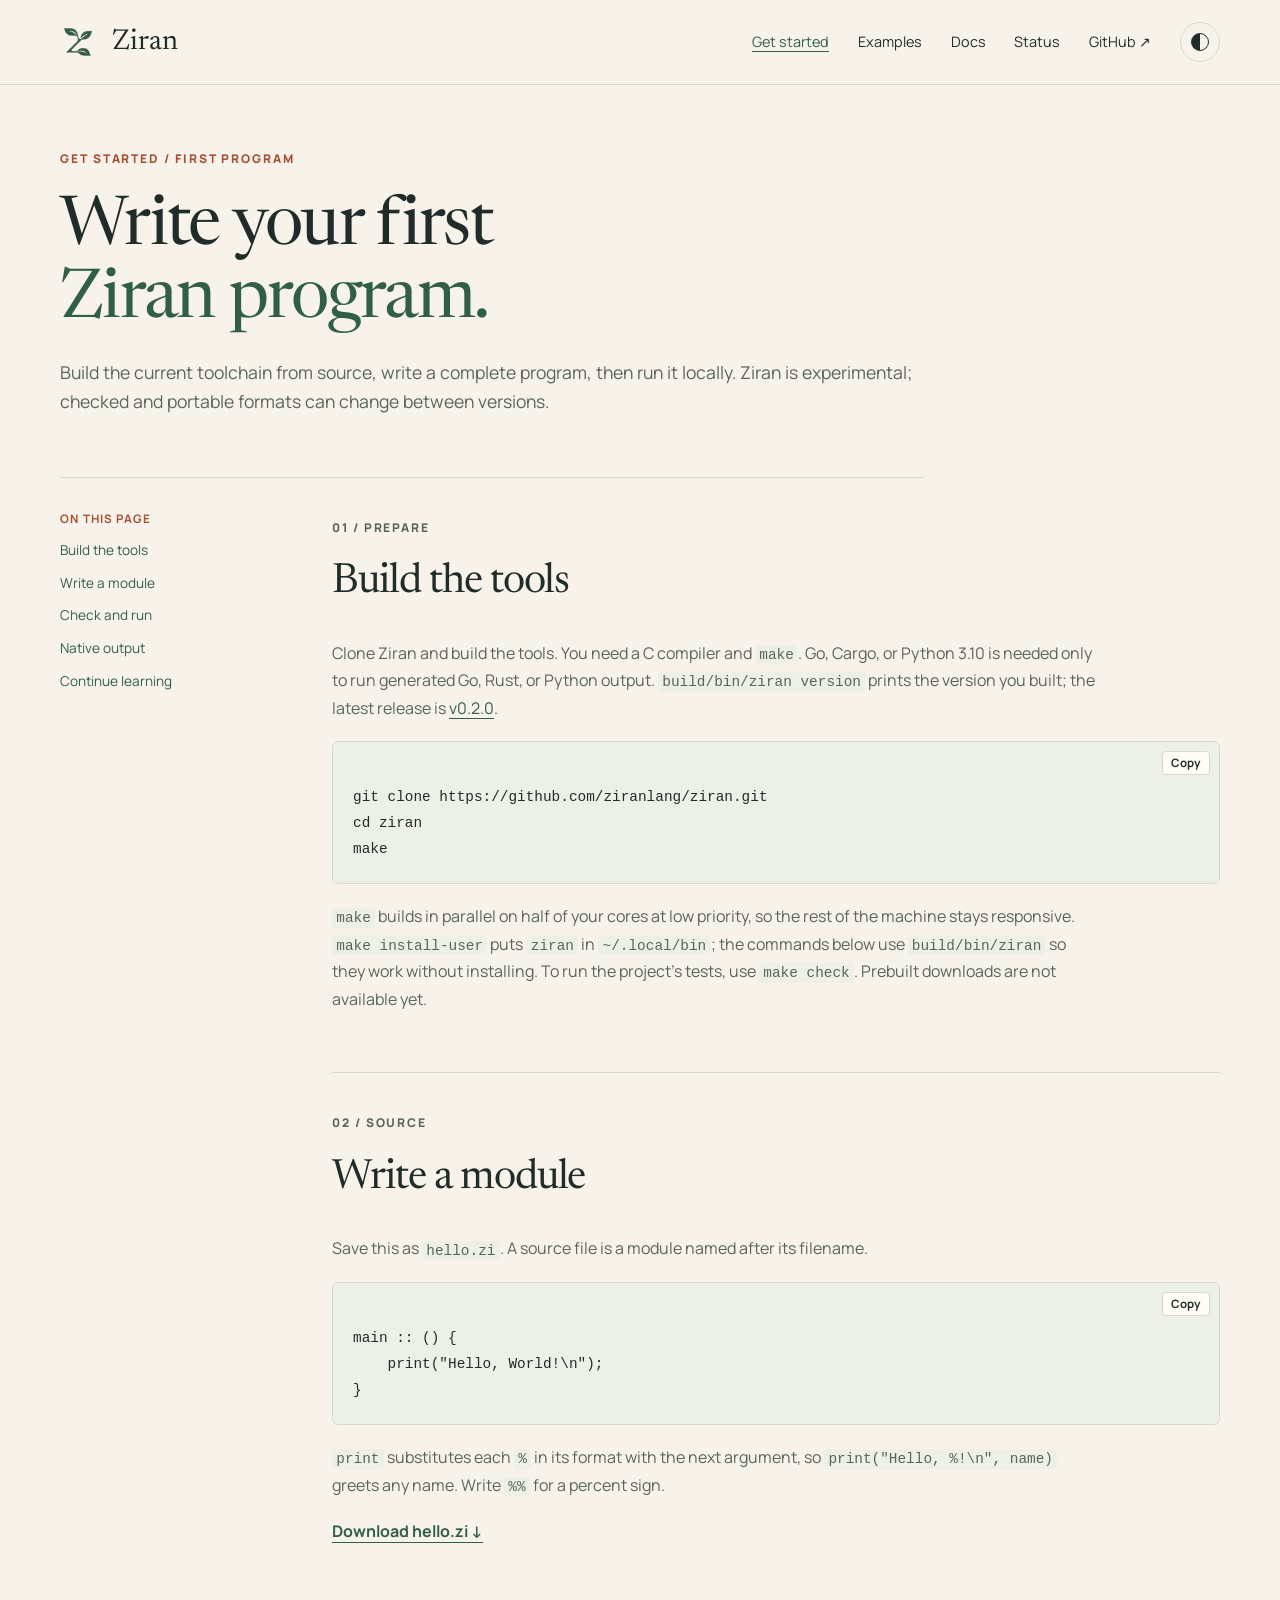
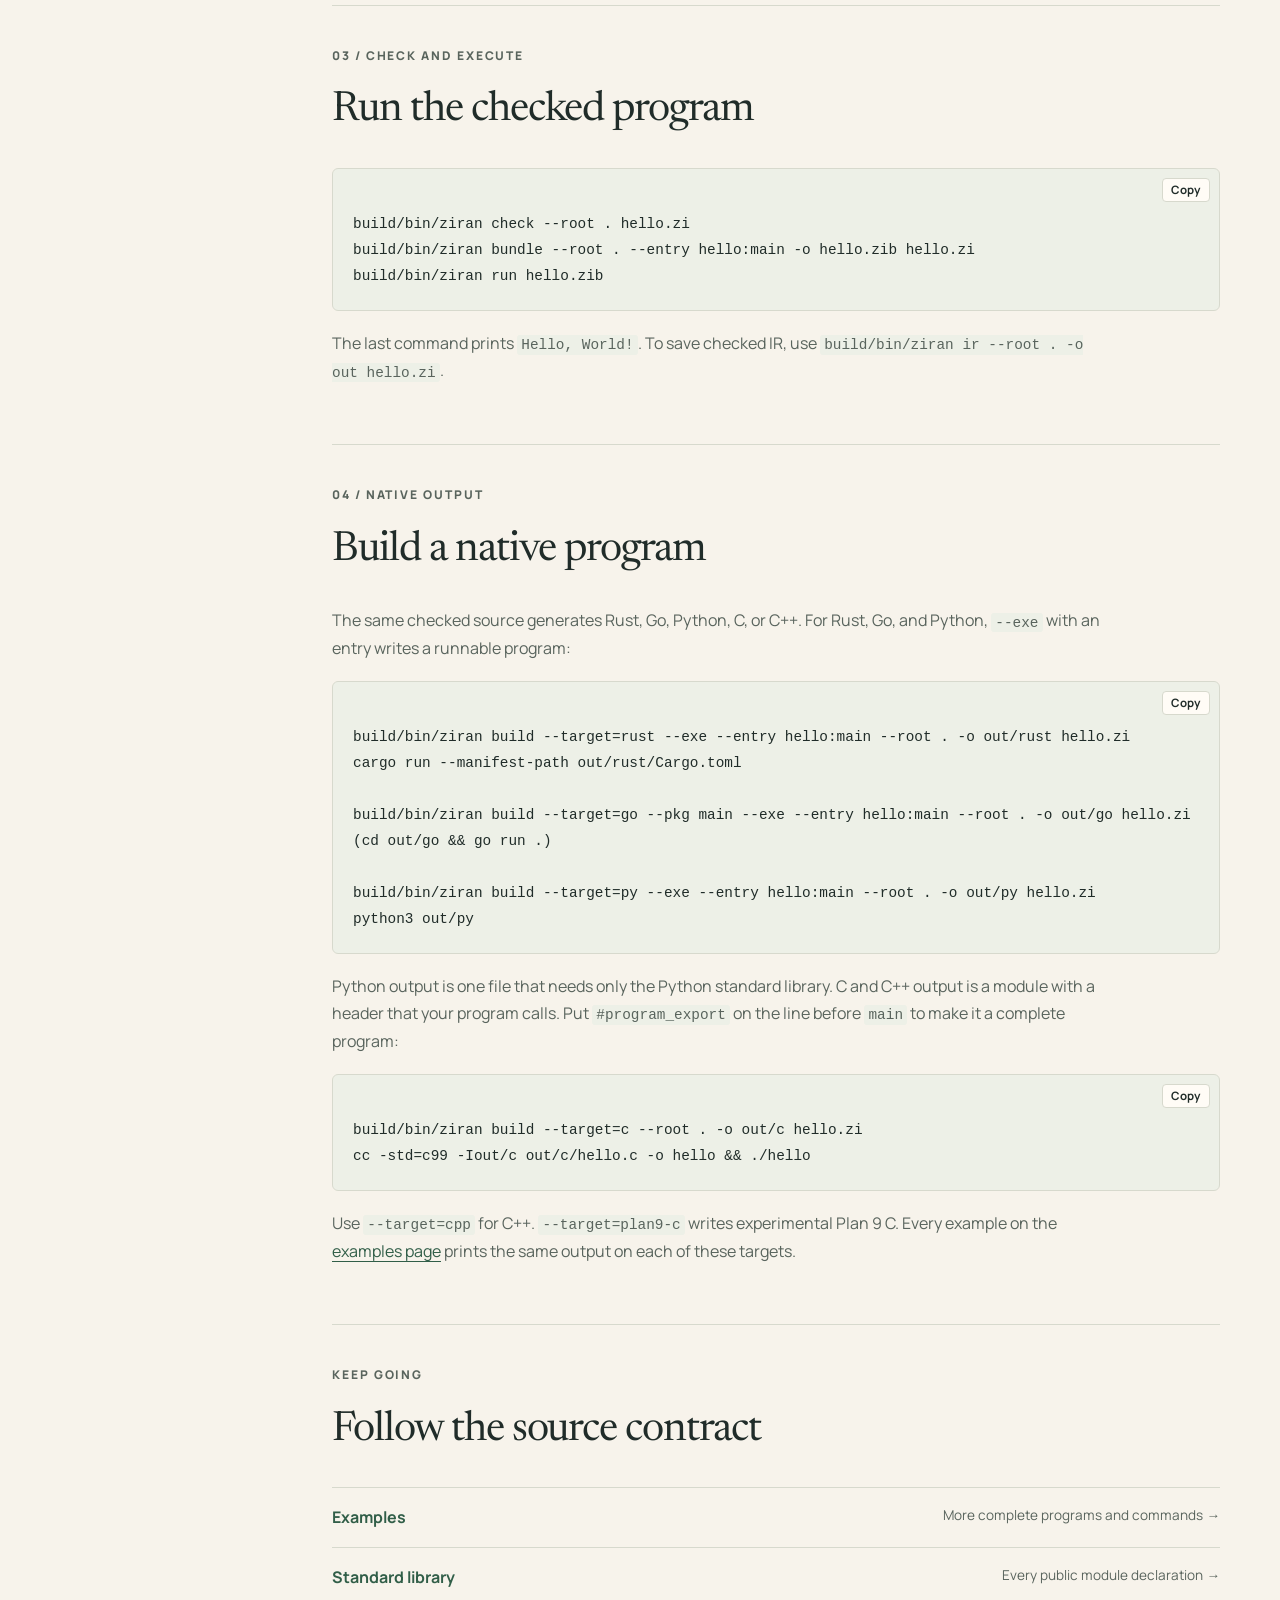
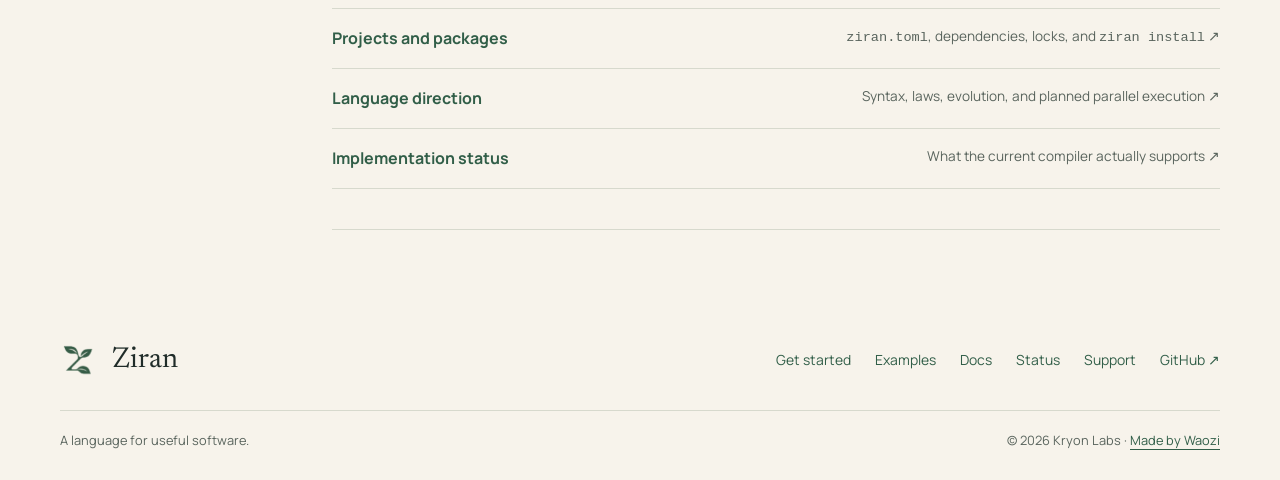
<file: site/get-started.html>
<!doctype html>
<html lang="en">
<head>
  <meta charset="utf-8"><meta name="viewport" content="width=device-width, initial-scale=1"><meta name="theme-color" content="#f7f3eb">
  <meta name="description" content="Build Ziran from source, write a complete .zi program, check it, and run a portable bundle.">
  <title>Get started with Ziran</title><link rel="canonical" href="https://ziran-lang.org/get-started"><link rel="icon" href="favicon.svg" type="image/svg+xml"><link rel="stylesheet" href="styles.css"><script defer src="site.js"></script>
</head>
<body><a class="skip-link" href="#main">Skip to content</a><header class="site-header"><div class="site-header-inner"><a class="brand" href="index.html"><img class="brand-icon" src="assets/logo-growing-z.png" alt="" width="36" height="36"><span>Ziran</span></a><button class="menu-button" type="button" aria-expanded="false" aria-controls="primary-nav">Menu</button><nav class="header-nav" id="primary-nav" aria-label="Primary"><a href="get-started.html" aria-current="page">Get started</a><a href="examples.html">Examples</a><a href="docs.html">Docs</a><a href="status.html">Status</a><a href="https://github.com/ziranlang/ziran">GitHub ↗</a><button class="theme-toggle" type="button" aria-label="Switch color theme"></button></nav></div></header>
<main id="main" class="article-layout"><div class="article-head"><p class="eyebrow">Get started / First program</p><h1>Write your first <em>Ziran program.</em></h1><p>Build the current toolchain from source, write a complete program, then run it locally. Ziran is experimental; checked and portable formats can change between versions.</p></div>
<div class="article-grid"><aside class="page-toc"><strong>On this page</strong><a href="#build">Build the tools</a><a href="#write">Write a module</a><a href="#check">Check and run</a><a href="#native">Native output</a><a href="#next">Continue learning</a></aside><div class="article-body">
<section id="build"><p class="eyebrow">01 / Prepare</p><h2>Build the tools</h2><p>Clone Ziran and build the tools. You need a C compiler and <code>make</code>. Go, Cargo, or Python 3.10 is needed only to run generated Go, Rust, or Python output. <code>build/bin/ziran version</code> prints the version you built; the latest release is <a href="https://github.com/ziranlang/ziran/releases/tag/v0.2.0">v0.2.0</a>.</p><pre><code>git clone https://github.com/ziranlang/ziran.git
cd ziran
make</code></pre><p><code>make</code> builds in parallel on half of your cores at low priority, so the rest of the machine stays responsive. <code>make install-user</code> puts <code>ziran</code> in <code>~/.local/bin</code>; the commands below use <code>build/bin/ziran</code> so they work without installing. To run the project’s tests, use <code>make check</code>. Prebuilt downloads are not available yet.</p></section>
<section id="write"><p class="eyebrow">02 / Source</p><h2>Write a module</h2><p>Save this as <code>hello.zi</code>. A source file is a module named after its filename.</p><pre><code>main :: () {
    print("Hello, World!\n");
}</code></pre><p><code>print</code> substitutes each <code>%</code> in its format with the next argument, so <code>print("Hello, %!\n", name)</code> greets any name. Write <code>%%</code> for a percent sign.</p><p><a class="text-link" href="examples/hello.zi" download>Download hello.zi ↓</a></p></section>
<section id="check"><p class="eyebrow">03 / Check and execute</p><h2>Run the checked program</h2><pre><code>build/bin/ziran check --root . hello.zi
build/bin/ziran bundle --root . --entry hello:main -o hello.zib hello.zi
build/bin/ziran run hello.zib</code></pre><p>The last command prints <code>Hello, World!</code>. To save checked IR, use <code>build/bin/ziran ir --root . -o out hello.zi</code>.</p></section>
<section id="native"><p class="eyebrow">04 / Native output</p><h2>Build a native program</h2><p>The same checked source generates Rust, Go, Python, C, or C++. For Rust, Go, and Python, <code>--exe</code> with an entry writes a runnable program:</p><pre><code>build/bin/ziran build --target=rust --exe --entry hello:main --root . -o out/rust hello.zi
cargo run --manifest-path out/rust/Cargo.toml

build/bin/ziran build --target=go --pkg main --exe --entry hello:main --root . -o out/go hello.zi
(cd out/go &amp;&amp; go run .)

build/bin/ziran build --target=py --exe --entry hello:main --root . -o out/py hello.zi
python3 out/py</code></pre><p>Python output is one file that needs only the Python standard library. C and C++ output is a module with a header that your program calls. Put <code>#program_export</code> on the line before <code>main</code> to make it a complete program:</p><pre><code>build/bin/ziran build --target=c --root . -o out/c hello.zi
cc -std=c99 -Iout/c out/c/hello.c -o hello &amp;&amp; ./hello</code></pre><p>Use <code>--target=cpp</code> for C++. <code>--target=plan9-c</code> writes experimental Plan 9 C. Every example on the <a href="examples.html">examples page</a> prints the same output on each of these targets.</p></section>
<section id="next"><p class="eyebrow">Keep going</p><h2>Follow the source contract</h2><div class="link-list"><a href="examples.html"><strong>Examples</strong><span>More complete programs and commands →</span></a><a href="std.html"><strong>Standard library</strong><span>Every public module declaration →</span></a><a href="https://github.com/ziranlang/ziran/blob/master/docs/PACKAGES.md"><strong>Projects and packages</strong><span><code>ziran.toml</code>, dependencies, locks, and <code>ziran install</code> ↗</span></a><a href="https://github.com/ziranlang/ziran/blob/master/docs/LANGUAGE_DIRECTION.md"><strong>Language direction</strong><span>Syntax, laws, evolution, and planned parallel execution ↗</span></a><a href="https://github.com/ziranlang/ziran/blob/master/docs/IMPLEMENTATION_STATUS.md"><strong>Implementation status</strong><span>What the current compiler actually supports ↗</span></a></div></section>
</div></div></main><footer><div class="footer-top"><a class="brand" href="index.html"><img class="brand-icon" src="assets/logo-growing-z.png" alt="" width="36" height="36"><span>Ziran</span></a><nav aria-label="Footer"><a href="get-started.html">Get started</a><a href="examples.html">Examples</a><a href="docs.html">Docs</a><a href="status.html">Status</a><a href="index.html#support">Support</a><a href="https://github.com/ziranlang/ziran">GitHub ↗</a></nav></div><div class="footer-bottom"><p>A language for useful software.</p><p>© 2026 Kryon Labs · <a href="https://waozi.xyz/">Made by Waozi</a></p></div></footer></body></html>
</file>
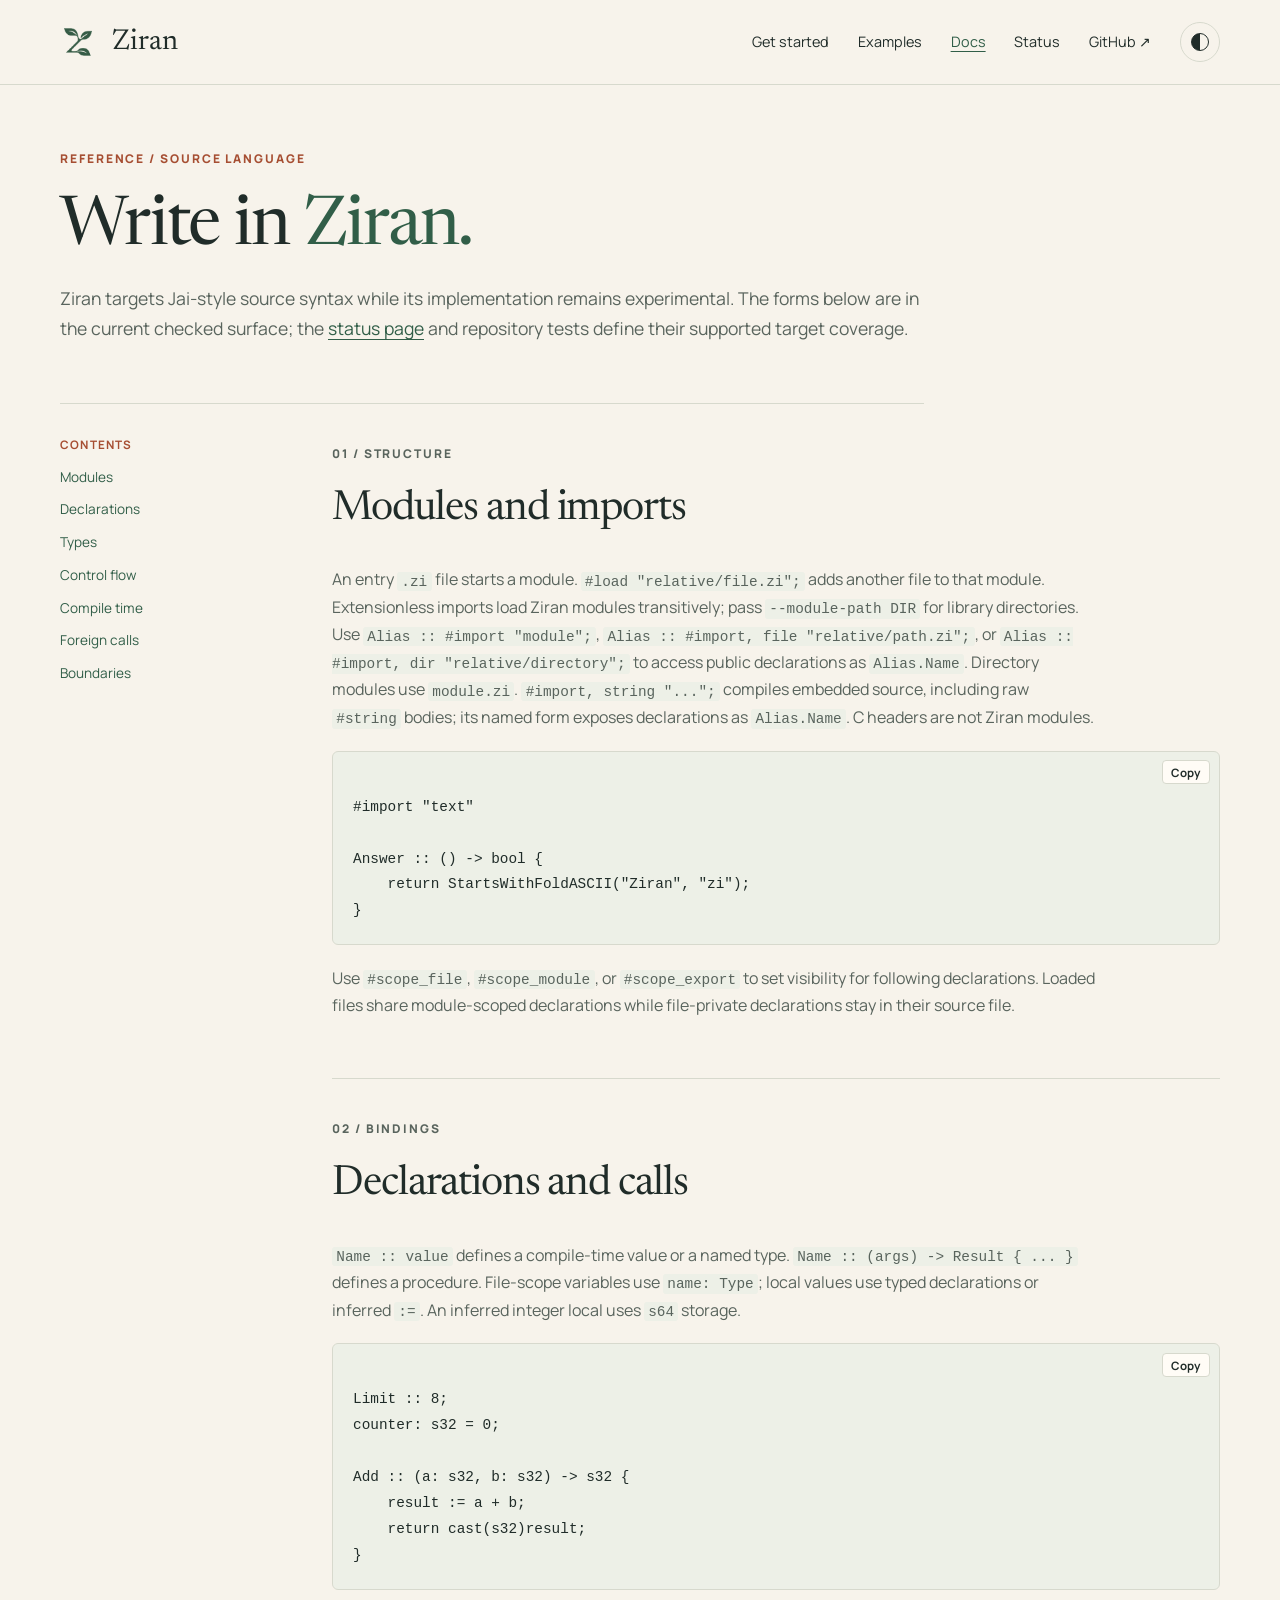
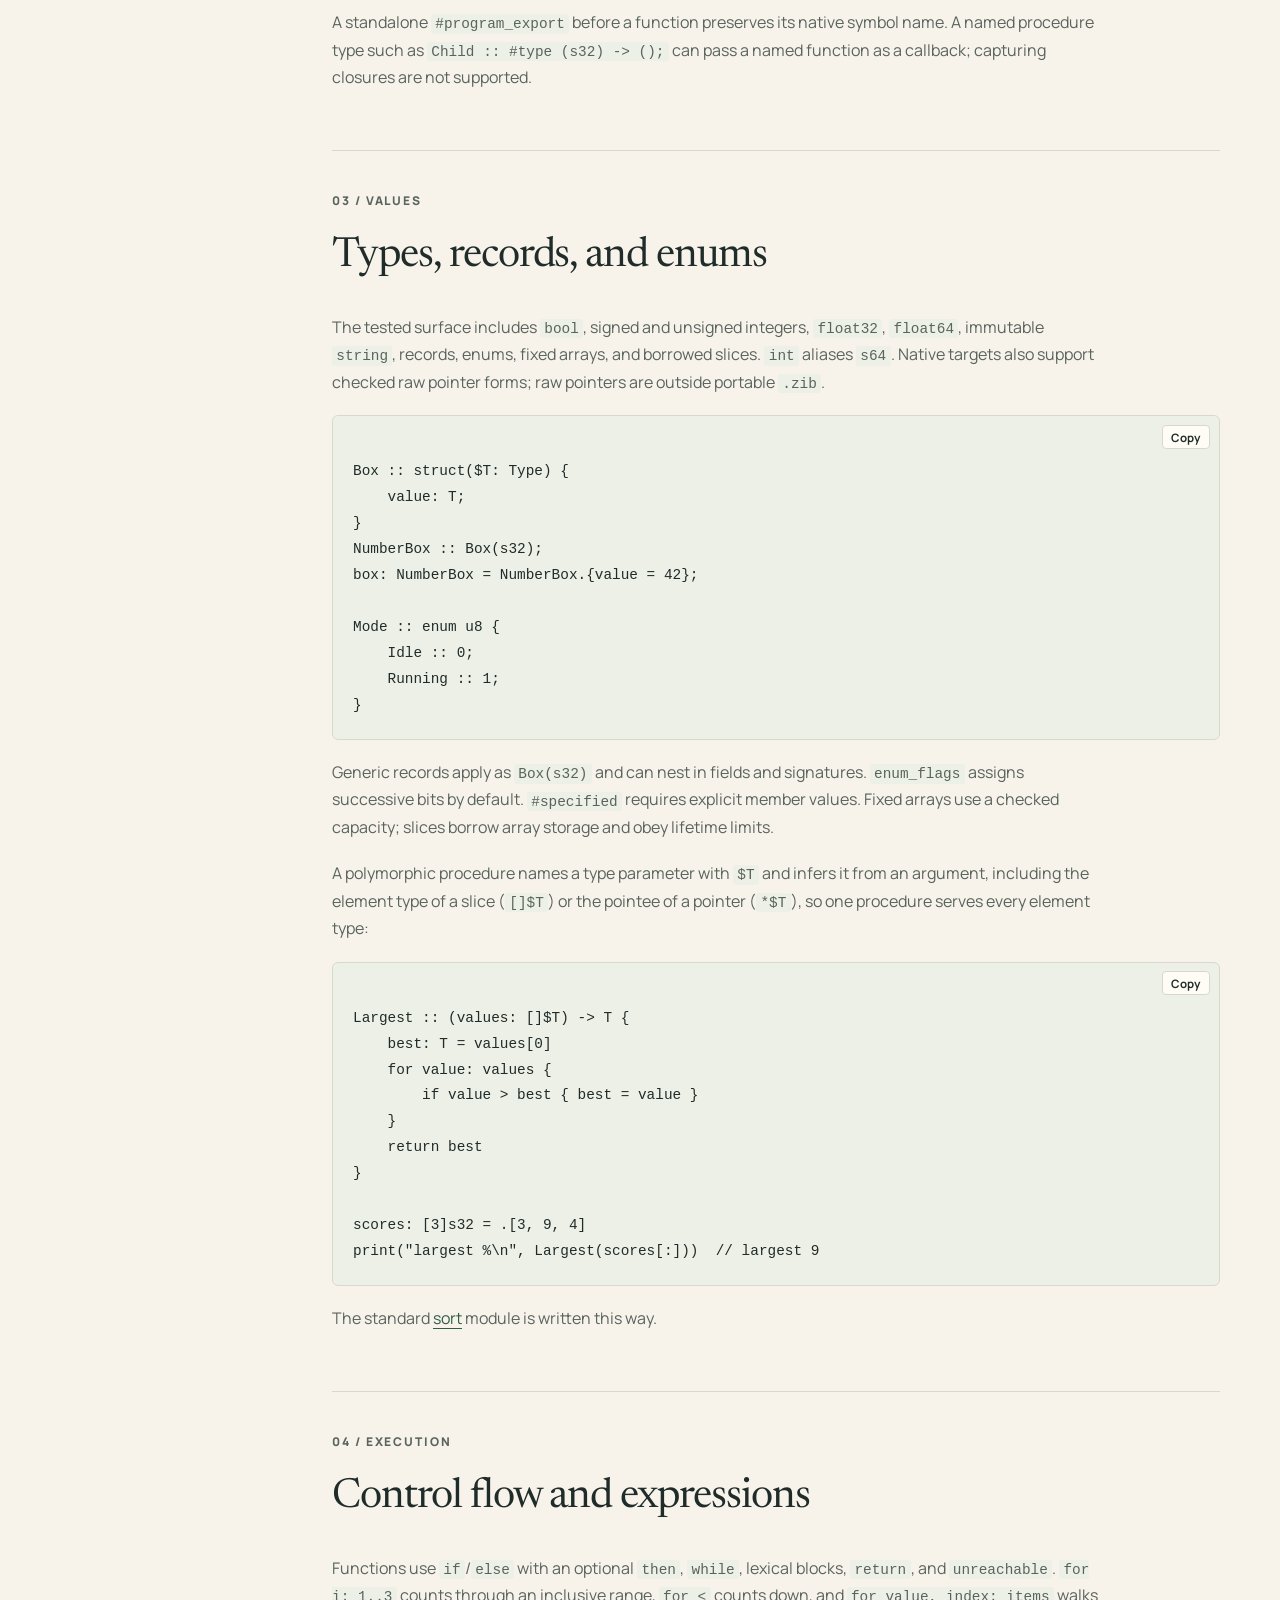
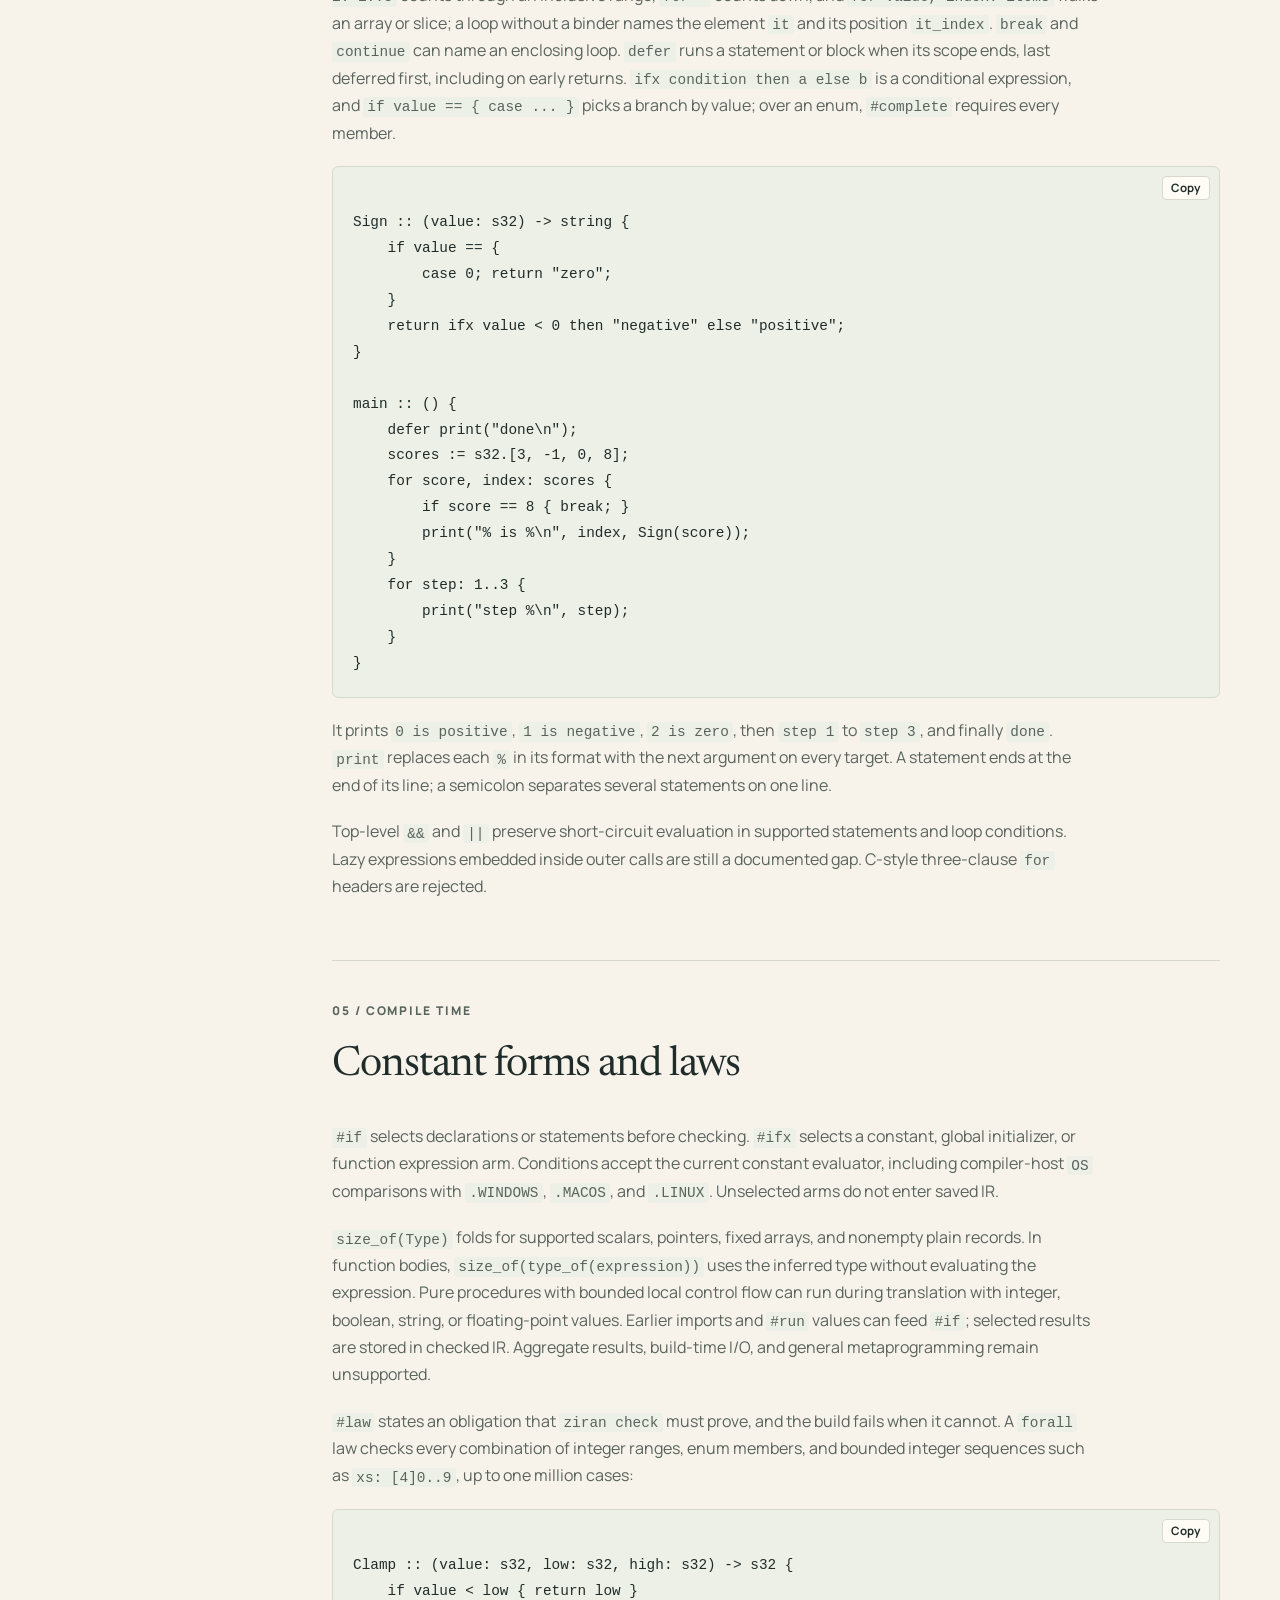
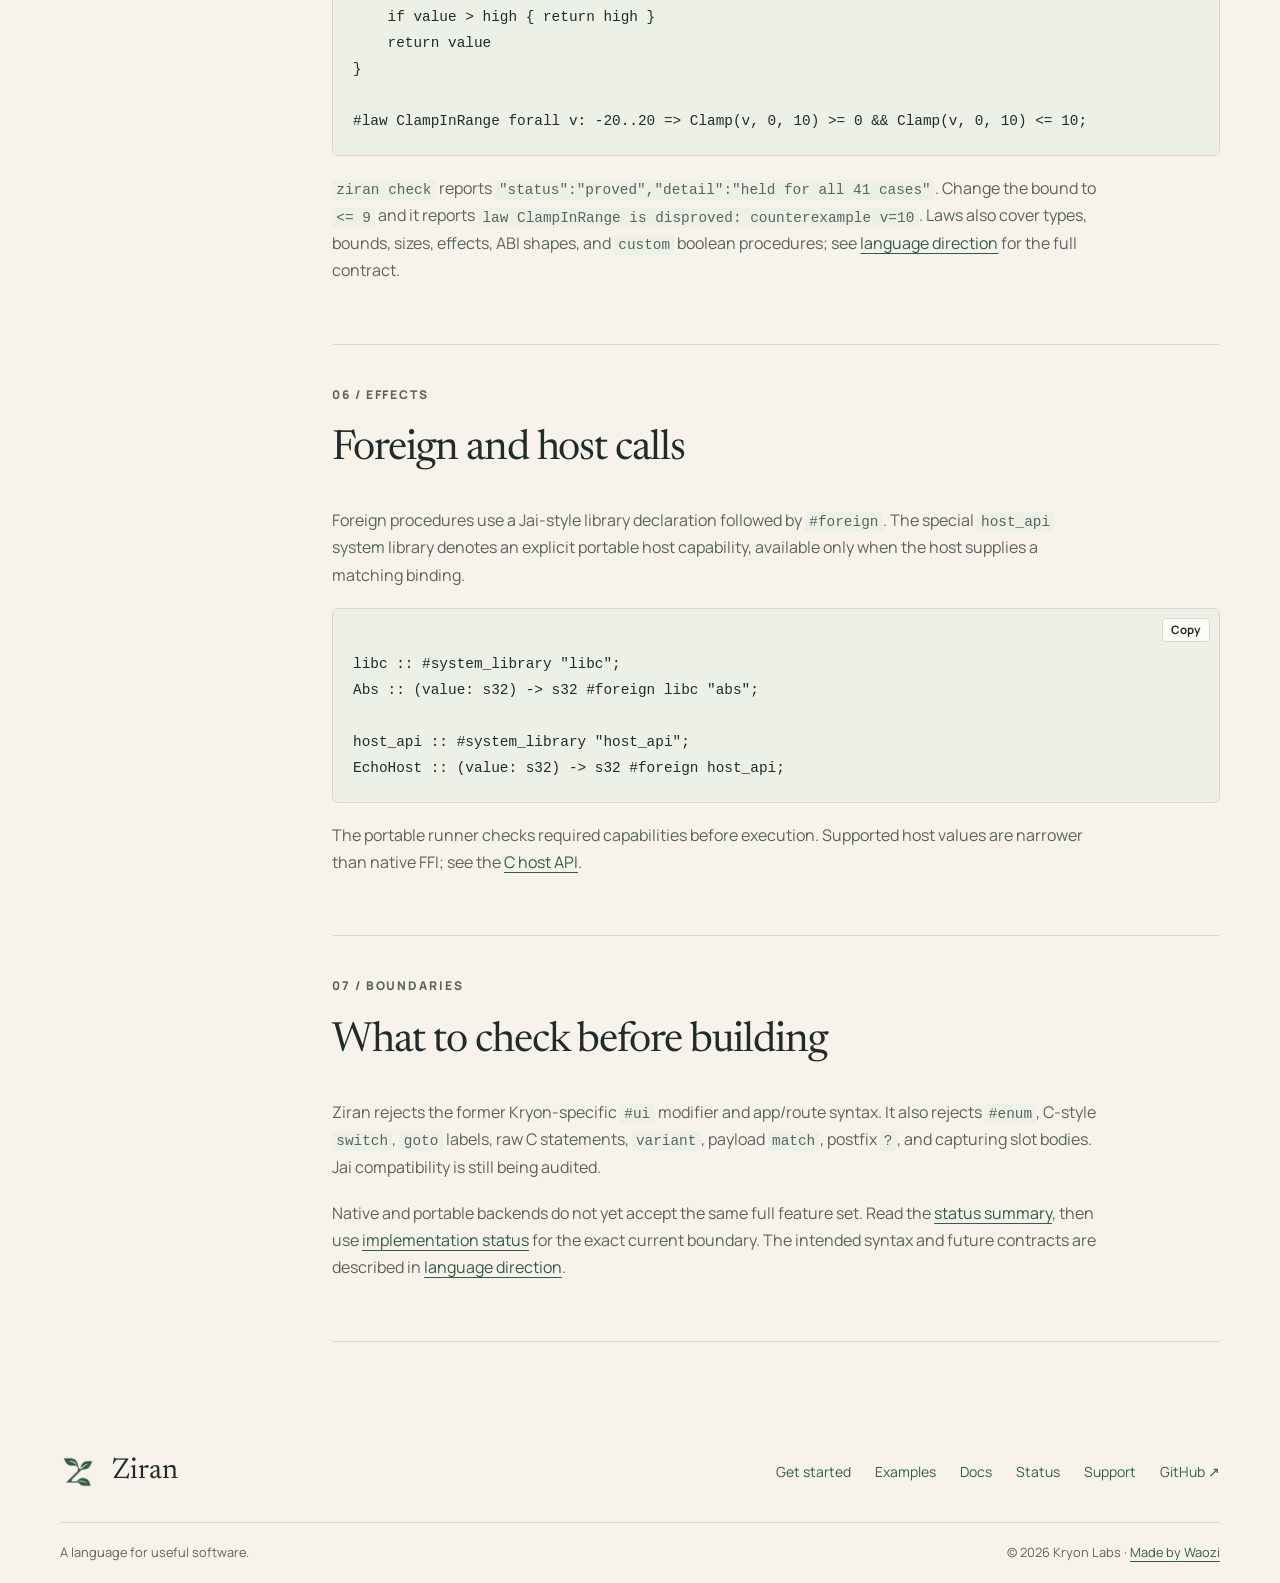
<file: site/language.html>
<!doctype html>
<html lang="en">
<head><meta charset="utf-8"><meta name="viewport" content="width=device-width, initial-scale=1"><meta name="theme-color" content="#f7f3eb"><meta name="description" content="A practical reference to the current Ziran source language: modules, types, records, enums, control flow, generics, compile-time forms, laws, foreign calls, and limits."><title>Ziran language reference</title><link rel="canonical" href="https://ziran-lang.org/language"><link rel="icon" href="favicon.svg" type="image/svg+xml"><link rel="stylesheet" href="styles.css"><script defer src="site.js"></script></head>
<body><a class="skip-link" href="#main">Skip to content</a><header class="site-header"><div class="site-header-inner"><a class="brand" href="index.html"><img class="brand-icon" src="assets/logo-growing-z.png" alt="" width="36" height="36"><span>Ziran</span></a><button class="menu-button" type="button" aria-expanded="false" aria-controls="primary-nav">Menu</button><nav class="header-nav" id="primary-nav" aria-label="Primary"><a href="get-started.html">Get started</a><a href="examples.html">Examples</a><a href="docs.html" aria-current="page">Docs</a><a href="status.html">Status</a><a href="https://github.com/ziranlang/ziran">GitHub ↗</a><button class="theme-toggle" type="button" aria-label="Switch color theme"></button></nav></div></header>
<main id="main" class="article-layout"><div class="article-head"><p class="eyebrow">Reference / Source language</p><h1>Write in <em>Ziran.</em></h1><p>Ziran targets Jai-style source syntax while its implementation remains experimental. The forms below are in the current checked surface; the <a href="status.html">status page</a> and repository tests define their supported target coverage.</p></div>
<div class="article-grid"><aside class="page-toc"><strong>Contents</strong><a href="#modules">Modules</a><a href="#declarations">Declarations</a><a href="#types">Types</a><a href="#control">Control flow</a><a href="#compile-time">Compile time</a><a href="#foreign">Foreign calls</a><a href="#limits">Boundaries</a></aside><div class="article-body">
<section id="modules"><p class="eyebrow">01 / Structure</p><h2>Modules and imports</h2><p>An entry <code>.zi</code> file starts a module. <code>#load "relative/file.zi";</code> adds another file to that module. Extensionless imports load Ziran modules transitively; pass <code>--module-path DIR</code> for library directories. Use <code>Alias :: #import "module";</code>, <code>Alias :: #import, file "relative/path.zi";</code>, or <code>Alias :: #import, dir "relative/directory";</code> to access public declarations as <code>Alias.Name</code>. Directory modules use <code>module.zi</code>. <code>#import, string "...";</code> compiles embedded source, including raw <code>#string</code> bodies; its named form exposes declarations as <code>Alias.Name</code>. C headers are not Ziran modules.</p><pre><code>#import "text"

Answer :: () -&gt; bool {
    return StartsWithFoldASCII("Ziran", "zi");
}</code></pre><p>Use <code>#scope_file</code>, <code>#scope_module</code>, or <code>#scope_export</code> to set visibility for following declarations. Loaded files share module-scoped declarations while file-private declarations stay in their source file.</p></section>
<section id="declarations"><p class="eyebrow">02 / Bindings</p><h2>Declarations and calls</h2><p><code>Name :: value</code> defines a compile-time value or a named type. <code>Name :: (args) -&gt; Result { ... }</code> defines a procedure. File-scope variables use <code>name: Type</code>; local values use typed declarations or inferred <code>:=</code>. An inferred integer local uses <code>s64</code> storage.</p><pre><code>Limit :: 8;
counter: s32 = 0;

Add :: (a: s32, b: s32) -&gt; s32 {
    result := a + b;
    return cast(s32)result;
}</code></pre><p>A standalone <code>#program_export</code> before a function preserves its native symbol name. A named procedure type such as <code>Child :: #type (s32) -&gt; ();</code> can pass a named function as a callback; capturing closures are not supported.</p></section>
<section id="types"><p class="eyebrow">03 / Values</p><h2>Types, records, and enums</h2><p>The tested surface includes <code>bool</code>, signed and unsigned integers, <code>float32</code>, <code>float64</code>, immutable <code>string</code>, records, enums, fixed arrays, and borrowed slices. <code>int</code> aliases <code>s64</code>. Native targets also support checked raw pointer forms; raw pointers are outside portable <code>.zib</code>.</p><pre><code>Box :: struct($T: Type) {
    value: T;
}
NumberBox :: Box(s32);
box: NumberBox = NumberBox.{value = 42};

Mode :: enum u8 {
    Idle :: 0;
    Running :: 1;
}</code></pre><p>Generic records apply as <code>Box(s32)</code> and can nest in fields and signatures. <code>enum_flags</code> assigns successive bits by default. <code>#specified</code> requires explicit member values. Fixed arrays use a checked capacity; slices borrow array storage and obey lifetime limits.</p><p>A polymorphic procedure names a type parameter with <code>$T</code> and infers it from an argument, including the element type of a slice (<code>[]$T</code>) or the pointee of a pointer (<code>*$T</code>), so one procedure serves every element type:</p><pre><code>Largest :: (values: []$T) -&gt; T {
    best: T = values[0]
    for value: values {
        if value &gt; best { best = value }
    }
    return best
}

scores: [3]s32 = .[3, 9, 4]
print("largest %\n", Largest(scores[:]))  // largest 9</code></pre><p>The standard <a href="std.html#sort">sort</a> module is written this way.</p></section>
<section id="control"><p class="eyebrow">04 / Execution</p><h2>Control flow and expressions</h2><p>Functions use <code>if</code>/<code>else</code> with an optional <code>then</code>, <code>while</code>, lexical blocks, <code>return</code>, and <code>unreachable</code>. <code>for i: 1..3</code> counts through an inclusive range, <code>for &lt;</code> counts down, and <code>for value, index: items</code> walks an array or slice; a loop without a binder names the element <code>it</code> and its position <code>it_index</code>. <code>break</code> and <code>continue</code> can name an enclosing loop. <code>defer</code> runs a statement or block when its scope ends, last deferred first, including on early returns. <code>ifx condition then a else b</code> is a conditional expression, and <code>if value == { case ... }</code> picks a branch by value; over an enum, <code>#complete</code> requires every member.</p><pre><code>Sign :: (value: s32) -&gt; string {
    if value == {
        case 0; return "zero";
    }
    return ifx value &lt; 0 then "negative" else "positive";
}

main :: () {
    defer print("done\n");
    scores := s32.[3, -1, 0, 8];
    for score, index: scores {
        if score == 8 { break; }
        print("% is %\n", index, Sign(score));
    }
    for step: 1..3 {
        print("step %\n", step);
    }
}</code></pre><p>It prints <code>0 is positive</code>, <code>1 is negative</code>, <code>2 is zero</code>, then <code>step 1</code> to <code>step 3</code>, and finally <code>done</code>. <code>print</code> replaces each <code>%</code> in its format with the next argument on every target. A statement ends at the end of its line; a semicolon separates several statements on one line.</p><p>Top-level <code>&amp;&amp;</code> and <code>||</code> preserve short-circuit evaluation in supported statements and loop conditions. Lazy expressions embedded inside outer calls are still a documented gap. C-style three-clause <code>for</code> headers are rejected.</p></section>
<section id="compile-time"><p class="eyebrow">05 / Compile time</p><h2>Constant forms and laws</h2><p><code>#if</code> selects declarations or statements before checking. <code>#ifx</code> selects a constant, global initializer, or function expression arm. Conditions accept the current constant evaluator, including compiler-host <code>OS</code> comparisons with <code>.WINDOWS</code>, <code>.MACOS</code>, and <code>.LINUX</code>. Unselected arms do not enter saved IR.</p><p><code>size_of(Type)</code> folds for supported scalars, pointers, fixed arrays, and nonempty plain records. In function bodies, <code>size_of(type_of(expression))</code> uses the inferred type without evaluating the expression. Pure procedures with bounded local control flow can run during translation with integer, boolean, string, or floating-point values. Earlier imports and <code>#run</code> values can feed <code>#if</code>; selected results are stored in checked IR. Aggregate results, build-time I/O, and general metaprogramming remain unsupported.</p><p><code>#law</code> states an obligation that <code>ziran check</code> must prove, and the build fails when it cannot. A <code>forall</code> law checks every combination of integer ranges, enum members, and bounded integer sequences such as <code>xs: [4]0..9</code>, up to one million cases:</p><pre><code>Clamp :: (value: s32, low: s32, high: s32) -&gt; s32 {
    if value &lt; low { return low }
    if value &gt; high { return high }
    return value
}

#law ClampInRange forall v: -20..20 =&gt; Clamp(v, 0, 10) &gt;= 0 &amp;&amp; Clamp(v, 0, 10) &lt;= 10;</code></pre><p><code>ziran check</code> reports <code>"status":"proved","detail":"held for all 41 cases"</code>. Change the bound to <code>&lt;= 9</code> and it reports <code>law ClampInRange is disproved: counterexample v=10</code>. Laws also cover types, bounds, sizes, effects, ABI shapes, and <code>custom</code> boolean procedures; see <a href="https://github.com/ziranlang/ziran/blob/master/docs/LANGUAGE_DIRECTION.md">language direction</a> for the full contract.</p></section>
<section id="foreign"><p class="eyebrow">06 / Effects</p><h2>Foreign and host calls</h2><p>Foreign procedures use a Jai-style library declaration followed by <code>#foreign</code>. The special <code>host_api</code> system library denotes an explicit portable host capability, available only when the host supplies a matching binding.</p><pre><code>libc :: #system_library "libc";
Abs :: (value: s32) -&gt; s32 #foreign libc "abs";

host_api :: #system_library "host_api";
EchoHost :: (value: s32) -&gt; s32 #foreign host_api;</code></pre><p>The portable runner checks required capabilities before execution. Supported host values are narrower than native FFI; see the <a href="api.html#host">C host API</a>.</p></section>
<section id="limits"><p class="eyebrow">07 / Boundaries</p><h2>What to check before building</h2><p>Ziran rejects the former Kryon-specific <code>#ui</code> modifier and app/route syntax. It also rejects <code>#enum</code>, C-style <code>switch</code>, <code>goto</code> labels, raw C statements, <code>variant</code>, payload <code>match</code>, postfix <code>?</code>, and capturing slot bodies. Jai compatibility is still being audited.</p><p>Native and portable backends do not yet accept the same full feature set. Read the <a href="status.html">status summary</a>, then use <a href="https://github.com/ziranlang/ziran/blob/master/docs/IMPLEMENTATION_STATUS.md">implementation status</a> for the exact current boundary. The intended syntax and future contracts are described in <a href="https://github.com/ziranlang/ziran/blob/master/docs/LANGUAGE_DIRECTION.md">language direction</a>.</p></section>
</div></div></main><footer><div class="footer-top"><a class="brand" href="index.html"><img class="brand-icon" src="assets/logo-growing-z.png" alt="" width="36" height="36"><span>Ziran</span></a><nav aria-label="Footer"><a href="get-started.html">Get started</a><a href="examples.html">Examples</a><a href="docs.html">Docs</a><a href="status.html">Status</a><a href="index.html#support">Support</a><a href="https://github.com/ziranlang/ziran">GitHub ↗</a></nav></div><div class="footer-bottom"><p>A language for useful software.</p><p>© 2026 Kryon Labs · <a href="https://waozi.xyz/">Made by Waozi</a></p></div></footer></body></html>
</file>
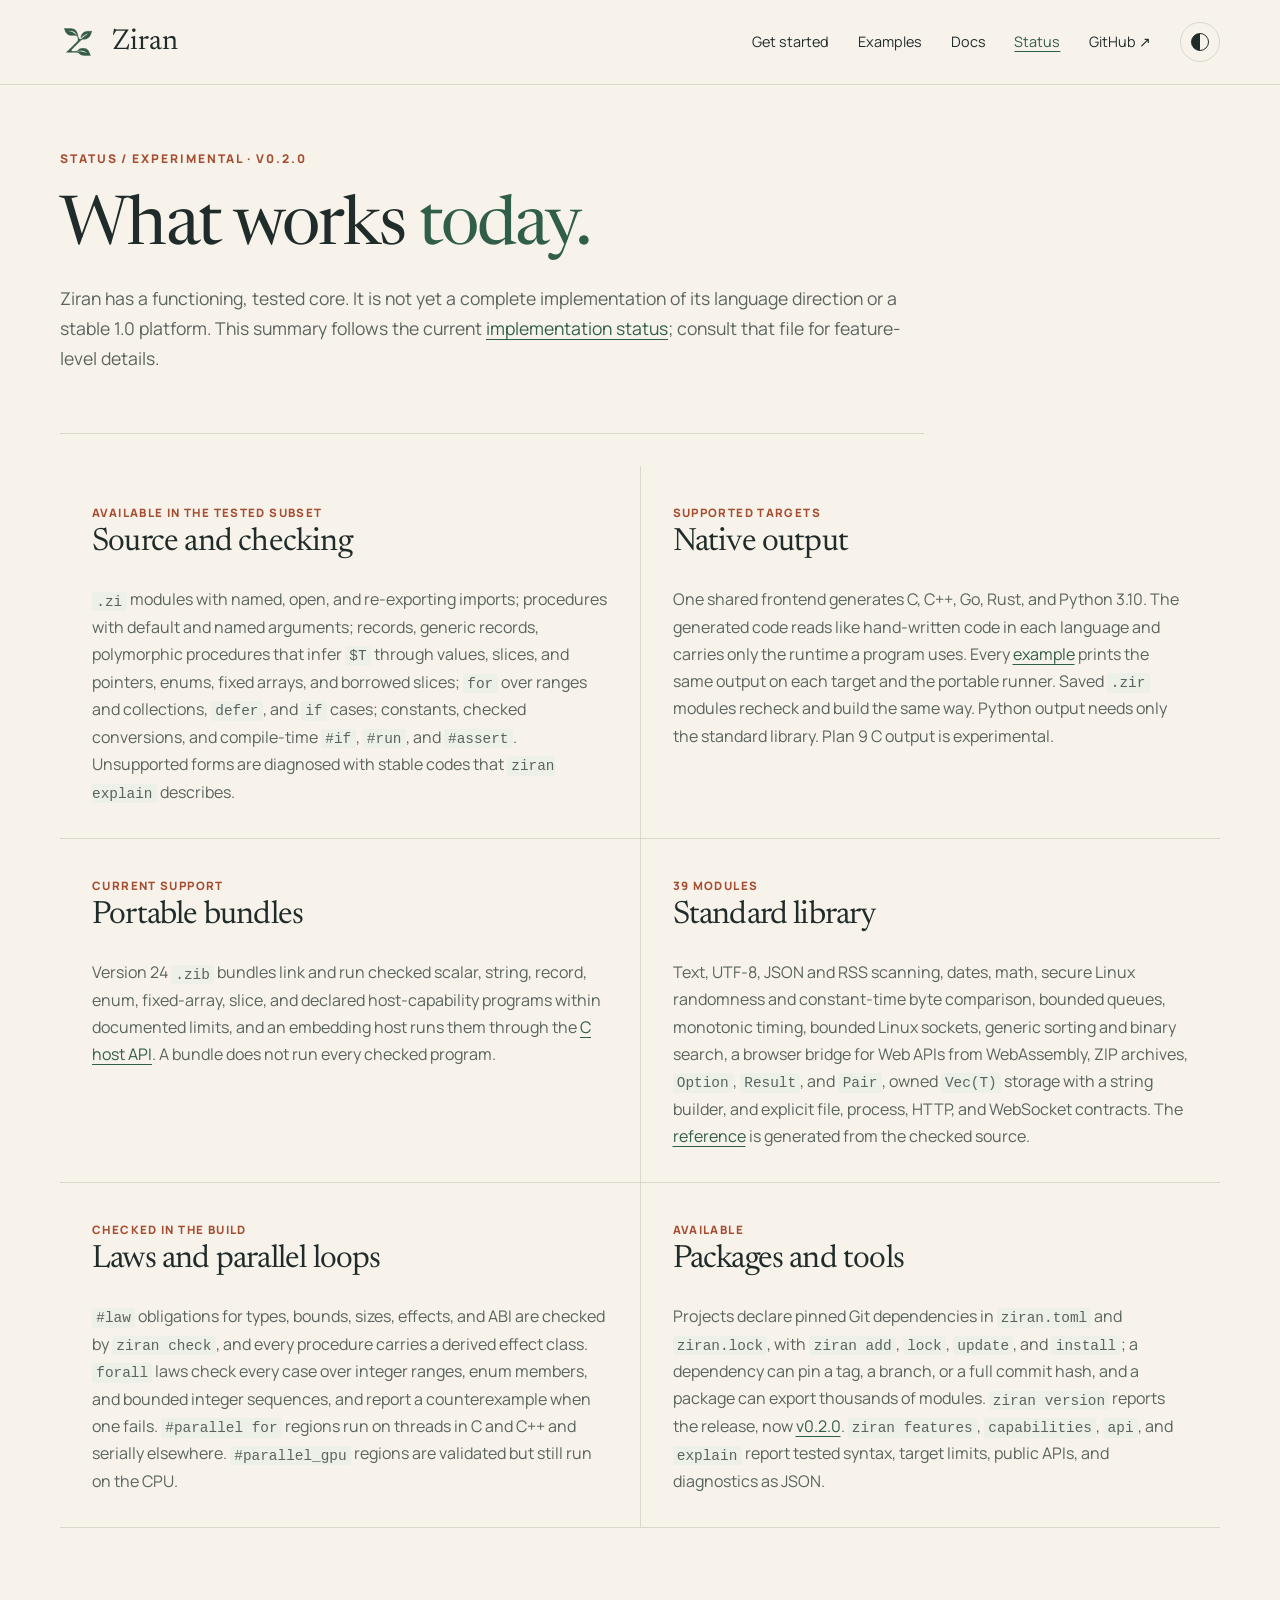
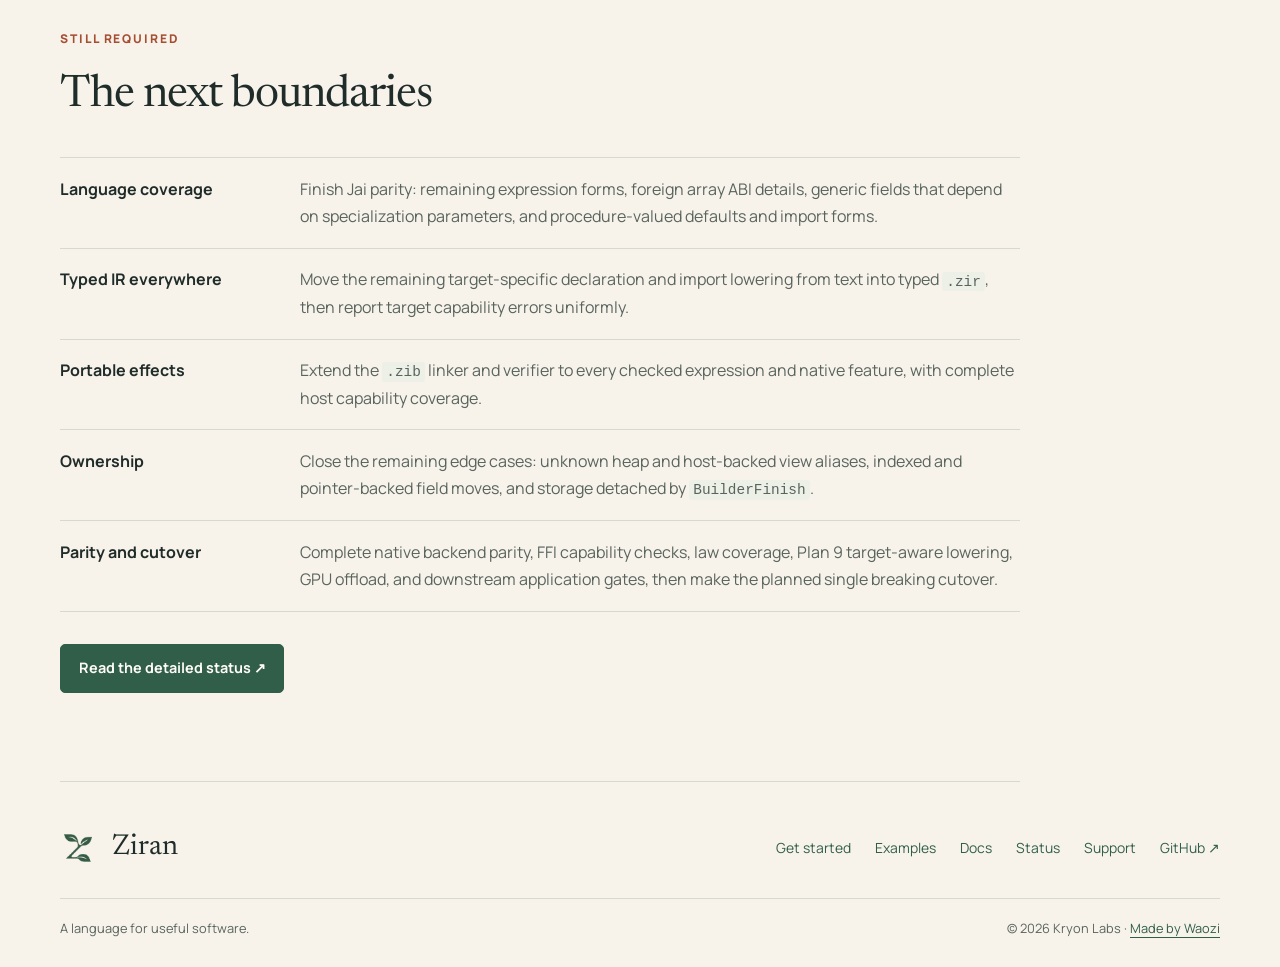
<file: site/status.html>
<!doctype html>
<html lang="en">
<head><meta charset="utf-8"><meta name="viewport" content="width=device-width, initial-scale=1"><meta name="theme-color" content="#f7f3eb"><meta name="description" content="An honest overview of current Ziran language, compiler, backend, and portable runtime coverage and what remains unfinished."><title>Ziran status — What works today</title><link rel="canonical" href="https://ziran-lang.org/status"><link rel="icon" href="favicon.svg" type="image/svg+xml"><link rel="stylesheet" href="styles.css"><script defer src="site.js"></script></head>
<body><a class="skip-link" href="#main">Skip to content</a><header class="site-header"><div class="site-header-inner"><a class="brand" href="index.html"><img class="brand-icon" src="assets/logo-growing-z.png" alt="" width="36" height="36"><span>Ziran</span></a><button class="menu-button" type="button" aria-expanded="false" aria-controls="primary-nav">Menu</button><nav class="header-nav" id="primary-nav" aria-label="Primary"><a href="get-started.html">Get started</a><a href="examples.html">Examples</a><a href="docs.html">Docs</a><a href="status.html" aria-current="page">Status</a><a href="https://github.com/ziranlang/ziran">GitHub ↗</a><button class="theme-toggle" type="button" aria-label="Switch color theme"></button></nav></div></header>
<main id="main" class="article-layout"><div class="article-head"><p class="eyebrow">Status / Experimental · v0.2.0</p><h1>What works <em>today.</em></h1><p>Ziran has a functioning, tested core. It is not yet a complete implementation of its language direction or a stable 1.0 platform. This summary follows the current <a href="https://github.com/ziranlang/ziran/blob/master/docs/IMPLEMENTATION_STATUS.md">implementation status</a>; consult that file for feature-level details.</p></div>
<section class="status-grid"><article><span class="status-label">Available in the tested subset</span><h2>Source and checking</h2><p><code>.zi</code> modules with named, open, and re-exporting imports; procedures with default and named arguments; records, generic records, polymorphic procedures that infer <code>$T</code> through values, slices, and pointers, enums, fixed arrays, and borrowed slices; <code>for</code> over ranges and collections, <code>defer</code>, and <code>if</code> cases; constants, checked conversions, and compile-time <code>#if</code>, <code>#run</code>, and <code>#assert</code>. Unsupported forms are diagnosed with stable codes that <code>ziran explain</code> describes.</p></article><article><span class="status-label">Supported targets</span><h2>Native output</h2><p>One shared frontend generates C, C++, Go, Rust, and Python 3.10. The generated code reads like hand-written code in each language and carries only the runtime a program uses. Every <a href="examples.html">example</a> prints the same output on each target and the portable runner. Saved <code>.zir</code> modules recheck and build the same way. Python output needs only the standard library. Plan 9 C output is experimental.</p></article><article><span class="status-label">Current support</span><h2>Portable bundles</h2><p>Version 24 <code>.zib</code> bundles link and run checked scalar, string, record, enum, fixed-array, slice, and declared host-capability programs within documented limits, and an embedding host runs them through the <a href="api.html#host">C host API</a>. A bundle does not run every checked program.</p></article><article><span class="status-label">39 modules</span><h2>Standard library</h2><p>Text, UTF-8, JSON and RSS scanning, dates, math, secure Linux randomness and constant-time byte comparison, bounded queues, monotonic timing, bounded Linux sockets, generic sorting and binary search, a browser bridge for Web APIs from WebAssembly, ZIP archives, <code>Option</code>, <code>Result</code>, and <code>Pair</code>, owned <code>Vec(T)</code> storage with a string builder, and explicit file, process, HTTP, and WebSocket contracts. The <a href="std.html">reference</a> is generated from the checked source.</p></article><article><span class="status-label">Checked in the build</span><h2>Laws and parallel loops</h2><p><code>#law</code> obligations for types, bounds, sizes, effects, and ABI are checked by <code>ziran check</code>, and every procedure carries a derived effect class. <code>forall</code> laws check every case over integer ranges, enum members, and bounded integer sequences, and report a counterexample when one fails. <code>#parallel for</code> regions run on threads in C and C++ and serially elsewhere. <code>#parallel_gpu</code> regions are validated but still run on the CPU.</p></article><article><span class="status-label">Available</span><h2>Packages and tools</h2><p>Projects declare pinned Git dependencies in <code>ziran.toml</code> and <code>ziran.lock</code>, with <code>ziran add</code>, <code>lock</code>, <code>update</code>, and <code>install</code>; a dependency can pin a tag, a branch, or a full commit hash, and a package can export thousands of modules. <code>ziran version</code> reports the release, now <a href="https://github.com/ziranlang/ziran/releases/tag/v0.2.0">v0.2.0</a>. <code>ziran features</code>, <code>capabilities</code>, <code>api</code>, and <code>explain</code> report tested syntax, target limits, public APIs, and diagnostics as JSON.</p></article></section>
<section class="status-roadmap"><p class="eyebrow">Still required</p><h2>The next boundaries</h2><div class="roadmap-list"><div><strong>Language coverage</strong><p>Finish Jai parity: remaining expression forms, foreign array ABI details, generic fields that depend on specialization parameters, and procedure-valued defaults and import forms.</p></div><div><strong>Typed IR everywhere</strong><p>Move the remaining target-specific declaration and import lowering from text into typed <code>.zir</code>, then report target capability errors uniformly.</p></div><div><strong>Portable effects</strong><p>Extend the <code>.zib</code> linker and verifier to every checked expression and native feature, with complete host capability coverage.</p></div><div><strong>Ownership</strong><p>Close the remaining edge cases: unknown heap and host-backed view aliases, indexed and pointer-backed field moves, and storage detached by <code>BuilderFinish</code>.</p></div><div><strong>Parity and cutover</strong><p>Complete native backend parity, FFI capability checks, law coverage, Plan 9 target-aware lowering, GPU offload, and downstream application gates, then make the planned single breaking cutover.</p></div></div><p><a class="btn btn-primary" href="https://github.com/ziranlang/ziran/blob/master/docs/IMPLEMENTATION_STATUS.md">Read the detailed status ↗</a></p></section></main><footer><div class="footer-top"><a class="brand" href="index.html"><img class="brand-icon" src="assets/logo-growing-z.png" alt="" width="36" height="36"><span>Ziran</span></a><nav aria-label="Footer"><a href="get-started.html">Get started</a><a href="examples.html">Examples</a><a href="docs.html">Docs</a><a href="status.html">Status</a><a href="index.html#support">Support</a><a href="https://github.com/ziranlang/ziran">GitHub ↗</a></nav></div><div class="footer-bottom"><p>A language for useful software.</p><p>© 2026 Kryon Labs · <a href="https://waozi.xyz/">Made by Waozi</a></p></div></footer></body></html>
</file>
<file: site/styles.css>
@font-face {
  font-family: Manrope;
  src: url("assets/manrope.woff2") format("woff2");
  font-weight: 200 800;
  font-display: swap;
}
@font-face {
  font-family: Newsreader;
  src: url("assets/newsreader.woff2") format("woff2");
  font-weight: 200 800;
  font-display: swap;
}
:root {
  color-scheme: light;
  --bg: #f7f3eb;
  --surface: #fffcf6;
  --surface-muted: #eeeadf;
  --ink: #202c29;
  --muted: #59645d;
  --line: #d7d9cd;
  --accent: #315e48;
  --accent-ink: #fffdf7;
  --rust: #a64e32;
  --code: #edf0e7;
}
:root[data-theme="dark"] {
  color-scheme: dark;
  --bg: #18221f;
  --surface: #202e28;
  --surface-muted: #26352e;
  --ink: #f4efe3;
  --muted: #b9c4b9;
  --line: #415247;
  --accent: #b5d4a9;
  --accent-ink: #17241b;
  --rust: #e6a386;
  --code: #202c27;
}
* {
  box-sizing: border-box;
}
html {
  scroll-behavior: smooth;
  scroll-padding-top: 6rem;
}
body {
  margin: 0;
  background: var(--bg);
  color: var(--ink);
  font:
    16px/1.7 Manrope,
    Arial,
    sans-serif;
}
a {
  color: var(--accent);
  text-underline-offset: 4px;
}
a:hover {
  text-decoration-thickness: 2px;
}
button {
  font: inherit;
  color: inherit;
  cursor: pointer;
}
img {
  max-width: 100%;
  height: auto;
}
:focus-visible {
  outline: 3px solid var(--rust);
  outline-offset: 4px;
}
h1,
h2,
h3,
p {
  margin-top: 0;
}
h1,
h2,
h3 {
  font-family: Newsreader, Georgia, serif;
  font-weight: 450;
  line-height: 1.08;
  letter-spacing: -0.025em;
  text-wrap: balance;
}
h1 {
  font-size: clamp(3rem, 5.3vw, 5.25rem);
}
h2 {
  font-size: clamp(2.2rem, 3.5vw, 3.4rem);
}
h3 {
  font-size: 1.7rem;
}
h1 em,
h2 em {
  font-style: normal;
  color: var(--accent);
}
p {
  margin-bottom: 1.2rem;
}
code,
pre {
  font-family: ui-monospace, SFMono-Regular, Consolas, monospace;
}
p code,
li code {
  font-size: 0.9em;
  background: var(--code);
  padding: 0.12em 0.3em;
  border-radius: 3px;
}
pre {
  margin: 0;
  white-space: pre;
  overflow-x: auto;
  tab-size: 4;
  font-size: 0.9rem;
  line-height: 1.8;
}
main,
.site-header-inner,
footer {
  width: min(1160px, calc(100% - 64px));
  margin-inline: auto;
}
main > section {
  padding-block: 4.3rem;
  border-bottom: 1px solid var(--line);
}
.skip-link {
  position: fixed;
  top: -80px;
  left: 1rem;
  z-index: 20;
  background: var(--surface);
  padding: 0.7rem 1rem;
}
.skip-link:focus {
  top: 1rem;
}
.site-header {
  border-bottom: 1px solid var(--line);
  position: relative;
  z-index: 10;
}
.site-header-inner {
  min-height: 84px;
  display: flex;
  align-items: center;
  justify-content: space-between;
  gap: 2rem;
}
.brand {
  display: inline-flex;
  align-items: center;
  gap: 0.7rem;
  color: var(--ink);
  text-decoration: none;
  font:
    600 1.8rem Newsreader,
    Georgia,
    serif;
}
.brand-mark {
  display: grid;
  place-items: center;
  width: 34px;
  height: 34px;
  background: var(--accent);
  color: var(--accent-ink);
  border-radius: 5px;
  font:
    700 1.3rem Manrope,
    Arial,
    sans-serif;
}
.brand-icon {
  width: 36px;
  height: 36px;
  object-fit: contain;
  flex: none;
  transform: scale(1.5);
  margin-right: 5px;
}
:root[data-theme="dark"] .brand-icon {
  background: #f7f3eb;
  border-radius: 5px;
}
.header-nav {
  display: flex;
  align-items: center;
  gap: 1.8rem;
}
.header-nav a {
  color: var(--ink);
  font-size: 0.9rem;
  text-decoration: none;
}
.header-nav a:hover,
.header-nav a[aria-current="page"] {
  color: var(--accent);
  text-decoration: underline;
}
.theme-toggle {
  display: grid;
  place-items: center;
  flex: 0 0 40px;
  padding: 0;
  background: none;
  border: 1px solid var(--line);
  border-radius: 50%;
  width: 40px;
  height: 40px;
  line-height: 1;
}
.theme-toggle::before {
  content: "";
  display: block;
  width: 16px;
  height: 16px;
  border: 1.5px solid currentColor;
  border-radius: 50%;
  background: linear-gradient(90deg, currentColor 50%, transparent 50%);
}
.menu-button {
  display: none;
  border: 1px solid var(--line);
  border-radius: 5px;
  padding: 0.4rem 0.8rem;
  background: var(--surface);
}
.eyebrow {
  color: var(--rust);
  font-size: 0.75rem;
  letter-spacing: 0.16em;
  text-transform: uppercase;
  font-weight: 800;
  margin-bottom: 1.4rem;
}
.hero {
  display: grid;
  grid-template-columns: minmax(0, 1.03fr) minmax(0, 0.97fr);
  align-items: center;
  gap: 3.7rem;
  min-height: 610px;
}
.hero h1 {
  line-height: 1.01;
  margin-bottom: 1.7rem;
}
.hero-lead {
  font-size: 1.13rem;
  color: var(--muted);
  max-width: 35rem;
}
.actions {
  display: flex;
  flex-wrap: wrap;
  gap: 0.75rem;
  margin: 1.9rem 0 1.2rem;
}
.btn {
  display: inline-flex;
  align-items: center;
  justify-content: center;
  gap: 0.7rem;
  min-height: 46px;
  padding: 0.7rem 1.1rem;
  border: 1px solid var(--line);
  border-radius: 5px;
  color: var(--ink);
  text-decoration: none;
  font-size: 0.9rem;
  font-weight: 700;
  background: transparent;
}
.btn:hover {
  background: var(--surface-muted);
  text-decoration: none;
}
.btn-primary {
  background: var(--accent);
  border-color: var(--accent);
  color: var(--accent-ink);
}
.btn-primary:hover {
  background: var(--ink);
  border-color: var(--ink);
  color: var(--bg);
}
.hero-note {
  font-size: 0.83rem;
  color: var(--muted);
}
.hero-note span {
  margin: 0 0.35rem;
}
.hero-code {
  min-width: 0;
  background: var(--surface);
  border: 1px solid var(--line);
  box-shadow: 16px 16px 0 var(--surface-muted);
  border-radius: 8px;
  overflow: hidden;
  transform: rotate(1deg);
}
.code-title {
  display: flex;
  align-items: center;
  gap: 1rem;
  border-bottom: 1px solid var(--line);
  padding: 0.75rem 1rem;
  font-size: 0.85rem;
  font-weight: 700;
}
.code-dots {
  display: inline-flex;
  gap: 0.35rem;
}
.code-dots i {
  width: 8px;
  height: 8px;
  border-radius: 50%;
  background: var(--line);
}
.code-tag {
  margin-left: auto;
  color: var(--muted);
  font-size: 0.7rem;
  text-transform: uppercase;
  letter-spacing: 0.1em;
}
.hero-code pre {
  padding: 1.35rem;
  color: var(--ink);
  font-size: 0.85rem;
  min-height: 385px;
}
.c-decl {
  color: var(--rust);
  font-weight: 700;
}
.code-foot {
  display: flex;
  flex-wrap: wrap;
  gap: 0.55rem;
  align-items: center;
  border-top: 1px solid var(--line);
  padding: 0.75rem 1rem;
  font-size: 0.72rem;
  color: var(--muted);
  text-transform: uppercase;
  letter-spacing: 0.06em;
}
.intro-band {
  display: grid;
  grid-template-columns: repeat(3, 1fr);
  gap: 2rem;
}
.intro-band > div + div {
  border-left: 1px solid var(--line);
  padding-left: 2rem;
}
.intro-band span {
  display: block;
  color: var(--rust);
  font-size: 0.7rem;
  letter-spacing: 0.14em;
  font-weight: 800;
  margin-bottom: 0.8rem;
}
.intro-band strong {
  display: block;
  font:
    500 1.8rem Newsreader,
    Georgia,
    serif;
  margin-bottom: 0.35rem;
}
.intro-band p {
  color: var(--muted);
  margin: 0;
  font-size: 0.93rem;
}
.split-section {
  display: grid;
  grid-template-columns: 1fr 1fr;
  gap: 5rem;
  align-items: start;
}
.split-section p {
  color: var(--muted);
}
.split-section h2 {
  margin-bottom: 1.5rem;
}
.text-link {
  font-weight: 700;
  text-decoration: none;
  border-bottom: 1px solid var(--accent);
}
.text-link:hover {
  border-bottom-width: 2px;
}
.pipeline {
  background: var(--surface);
  border: 1px solid var(--line);
  padding: 1.5rem 2rem;
  border-radius: 8px;
}
.pipeline > div:not(.pipeline-targets) {
  display: flex;
  align-items: center;
  gap: 1rem;
  flex-wrap: wrap;
}
.pipeline small {
  color: var(--rust);
  font-size: 0.68rem;
  letter-spacing: 0.14em;
  font-weight: 800;
  width: 8rem;
}
.pipeline strong {
  font:
    500 2rem Newsreader,
    Georgia,
    serif;
  color: var(--ink);
}
.pipeline span:not(.pipe-arrow) {
  color: var(--muted);
  font-size: 0.82rem;
  margin-left: auto;
}
.pipe-arrow {
  display: block;
  color: var(--rust);
  font-size: 1.2rem;
  margin: 0.3rem 0 0.3rem 9.8rem;
}
.pipeline-targets {
  display: grid;
  grid-template-columns: 1fr 1fr;
  gap: 0.8rem;
}
.pipeline-targets > div {
  border: 1px solid var(--line);
  padding: 1rem;
  border-radius: 5px;
}
.pipeline-targets small,
.pipeline-targets strong {
  display: block;
  width: auto;
}
.pipeline-targets strong {
  font-size: 1.55rem;
}
.relationship {
  background: linear-gradient(115deg, transparent 60%, var(--surface-muted));
  padding-inline: 1rem;
}
.status-callout {
  display: grid;
  grid-template-columns: 1fr 1fr;
  gap: 5rem;
  align-items: start;
}
.status-callout p:not(.eyebrow) {
  color: var(--muted);
}
footer {
  padding-block: 3rem 2rem;
}
.footer-top,
.footer-bottom {
  display: flex;
  justify-content: space-between;
  gap: 2rem;
  align-items: center;
}
.footer-top {
  padding-bottom: 2rem;
  border-bottom: 1px solid var(--line);
}
.footer-top nav {
  display: flex;
  gap: 1.5rem;
  flex-wrap: wrap;
}
.footer-top nav a {
  font-size: 0.87rem;
  text-decoration: none;
}
.footer-bottom {
  padding-top: 1.2rem;
  color: var(--muted);
  font-size: 0.8rem;
}
.footer-bottom p {
  margin: 0;
}
.article-head {
  padding-block: 4rem 2.5rem;
  border-bottom: 1px solid var(--line);
  max-width: 54rem;
}
.article-head h1 {
  margin-bottom: 1.2rem;
}
.article-head > p:last-child {
  color: var(--muted);
  font-size: 1.1rem;
}
.article-grid {
  display: grid;
  grid-template-columns: 12rem minmax(0, 1fr);
  gap: 5rem;
  padding-block: 2rem 4rem;
}
.page-toc {
  position: sticky;
  top: 2rem;
  align-self: start;
  display: grid;
  gap: 0.6rem;
  font-size: 0.85rem;
}
.page-toc strong {
  color: var(--rust);
  text-transform: uppercase;
  letter-spacing: 0.1em;
  font-size: 0.73rem;
}
.page-toc a {
  text-decoration: none;
}
.article-body section {
  padding-block: 2.5rem;
  border-bottom: 1px solid var(--line);
  scroll-margin-top: 2rem;
}
.article-body section:first-child {
  padding-top: 0.5rem;
}
.article-body h2 {
  font-size: 2.6rem;
}
.article-body p {
  max-width: 48rem;
  color: var(--muted);
}
.article-body pre {
  background: var(--code);
  border: 1px solid var(--line);
  border-radius: 6px;
  padding: 1.25rem;
  margin: 1.2rem 0;
  max-width: 100%;
}
.link-list {
  display: grid;
  border-top: 1px solid var(--line);
}
.link-list a {
  display: flex;
  justify-content: space-between;
  gap: 1.5rem;
  padding: 1rem 0;
  border-bottom: 1px solid var(--line);
  text-decoration: none;
}
.link-list span {
  color: var(--muted);
  font-size: 0.85rem;
  text-align: right;
}
.api-list {
  border-top: 1px solid var(--line);
  margin: 1.4rem 0 1.8rem;
}
.api-list > div {
  padding: 1rem 0;
  border-bottom: 1px solid var(--line);
}
.api-list > div > code {
  display: block;
  overflow-wrap: anywhere;
  color: var(--ink);
  font-size: 0.9rem;
  font-weight: 700;
}
.api-list p {
  margin: 0.3rem 0 0;
  font-size: 0.9rem;
}
.api-list p.api-note {
  color: var(--accent);
  font-size: 0.78rem;
  font-weight: 600;
  letter-spacing: 0.02em;
}
.api-body h3 {
  margin: 2rem 0 0.5rem;
}
.api-body section p {
  max-width: 100%;
}
.status-grid {
  display: grid;
  grid-template-columns: repeat(2, 1fr);
  gap: 1px;
  background: var(--line);
  padding: 0 !important;
  margin-block: 2rem;
}
.status-grid article {
  background: var(--bg);
  padding: 2rem;
}
.status-grid h2 {
  font-size: 2rem;
}
.status-grid p {
  color: var(--muted);
  margin: 0;
}
.status-label {
  color: var(--rust);
  font-size: 0.72rem;
  text-transform: uppercase;
  letter-spacing: 0.12em;
  font-weight: 800;
}
.status-roadmap {
  max-width: 60rem;
}
.roadmap-list {
  border-top: 1px solid var(--line);
  margin: 1.8rem 0 2rem;
}
.roadmap-list > div {
  display: grid;
  grid-template-columns: 13rem 1fr;
  gap: 2rem;
  padding: 1.1rem 0;
  border-bottom: 1px solid var(--line);
}
.roadmap-list p {
  color: var(--muted);
  margin: 0;
}
@media (max-width: 850px) {
  .hero {
    grid-template-columns: 1fr;
    gap: 2rem;
    padding-block: 3.5rem;
  }
  .hero-code {
    transform: none;
    max-width: 42rem;
  }
  .split-section,
  .status-callout {
    gap: 2rem;
  }
  .pipeline > div:not(.pipeline-targets) {
    display: block;
  }
  .pipeline span:not(.pipe-arrow) {
    display: block;
    margin: 0;
  }
  .pipe-arrow {
    margin-left: 0;
  }
  .article-grid {
    gap: 2rem;
  }
}
@media (max-width: 650px) {
  main,
  .site-header-inner,
  footer {
    width: min(100% - 36px, 1160px);
  }
  main > section {
    padding-block: 3.2rem;
  }
  .site-header-inner {
    min-height: 68px;
  }
  .brand {
    font-size: 1.55rem;
  }
  .menu-button {
    display: block;
  }
  .header-nav {
    display: none;
    position: absolute;
    top: 100%;
    left: 0;
    right: 0;
    padding: 1rem 18px 1.4rem;
    background: var(--surface);
    border-bottom: 1px solid var(--line);
    box-shadow: 0 12px 20px #0002;
    align-items: stretch;
    flex-direction: column;
    gap: 0.9rem;
  }
  .header-nav.is-open {
    display: flex;
  }
  .header-nav a {
    font-size: 1rem;
  }
  .hero {
    min-height: 0;
  }
  .hero h1 {
    font-size: clamp(2.8rem, 12vw, 4.3rem);
  }
  .hero-code pre {
    font-size: 0.75rem;
    min-height: 0;
  }
  .intro-band,
  .split-section,
  .status-callout,
  .status-grid,
  .article-grid {
    grid-template-columns: 1fr;
  }
  .intro-band > div + div {
    border-left: 0;
    border-top: 1px solid var(--line);
    padding-left: 0;
    padding-top: 1.5rem;
  }
  .relationship {
    padding-inline: 0;
  }
  .article-head {
    padding-block: 3rem 2rem;
  }
  .article-grid {
    padding-top: 0;
  }
  .page-toc {
    position: static;
    display: flex;
    flex-wrap: wrap;
    gap: 0.55rem 1rem;
    padding: 1rem 0;
    border-bottom: 1px solid var(--line);
  }
  .page-toc strong {
    width: 100%;
  }
  .status-grid article {
    padding: 1.5rem;
  }
  .roadmap-list > div {
    grid-template-columns: 1fr;
    gap: 0.3rem;
  }
  .footer-top,
  .footer-bottom {
    align-items: flex-start;
    flex-direction: column;
    gap: 1rem;
  }
  .footer-top nav {
    gap: 1rem;
  }
}
@media (prefers-reduced-motion: reduce) {
  html {
    scroll-behavior: auto;
  }
}

/* Clear entry paths for the language site. */
.hero-new {
  min-height: 0;
  padding-block: 5.1rem 5.4rem;
  gap: 4.2rem;
}
.hero-new h1 {
  font-size: clamp(3.4rem, 5vw, 5.5rem);
  line-height: 1.04;
  max-width: 13ch;
}
.hero-new .hero-lead {
  font-size: 1.15rem;
  max-width: 34rem;
  color: var(--ink);
}
.hero-points {
  padding: 0;
  margin: 1.5rem 0 1.7rem;
  list-style: none;
  color: var(--muted);
  font-size: 0.96rem;
}
.hero-points li {
  position: relative;
  padding-left: 1.55rem;
  margin: 0.45rem 0;
}
.hero-points li::before {
  content: "✓";
  position: absolute;
  left: 0;
  color: var(--accent);
  font-weight: 800;
}
.hero-new .hero-code {
  transform: none;
  box-shadow: 14px 14px 0 var(--surface-muted);
}
.hero-new .hero-code pre {
  min-height: 0;
  padding: 1.45rem 1.5rem;
  font-size: 0.9rem;
  line-height: 1.75;
}
.code-output {
  display: flex;
  align-items: center;
  justify-content: space-between;
  gap: 1rem;
  background: var(--code);
  border-top: 1px solid var(--line);
  padding: 0.8rem 1.25rem;
  font:
    0.83rem ui-monospace,
    SFMono-Regular,
    Consolas,
    monospace;
}
.code-output strong {
  color: var(--accent);
  font-size: 1.2rem;
}
.hero-new .code-foot {
  padding: 0.8rem 1.25rem;
  text-transform: none;
  letter-spacing: 0;
  font-size: 0.78rem;
}
.hero-new .code-foot a {
  font-weight: 700;
  text-decoration: none;
}
.hero-new .code-foot a:hover {
  text-decoration: underline;
}
.section-heading {
  max-width: 46rem;
  margin-bottom: 2.4rem;
}
.section-heading .eyebrow {
  margin-bottom: 1rem;
}
.section-heading h2 {
  margin-bottom: 0.9rem;
}
.section-heading > p:last-child {
  color: var(--muted);
  font-size: 1.03rem;
}
.feature-grid {
  display: grid;
  grid-template-columns: repeat(3, minmax(0, 1fr));
  gap: 1px;
  background: var(--line);
  border: 1px solid var(--line);
}
.feature-grid article {
  background: var(--surface);
  padding: 1.8rem;
  display: flex;
  flex-direction: column;
  align-items: start;
}
.feature-number {
  color: var(--rust);
  font-weight: 800;
  font-size: 0.72rem;
  letter-spacing: 0.15em;
}
.feature-grid h3 {
  font-size: 1.75rem;
  margin: 1.05rem 0 0.8rem;
}
.feature-grid p {
  color: var(--muted);
  font-size: 0.92rem;
  flex: 1;
}
.feature-grid a {
  font-size: 0.88rem;
  font-weight: 800;
  text-decoration: none;
}
.feature-grid a:hover {
  text-decoration: underline;
}
.use-grid,
.docs-card-grid {
  display: grid;
  grid-template-columns: repeat(3, minmax(0, 1fr));
  gap: 1rem;
}
.use-grid > a,
.docs-card-grid > a {
  display: flex;
  flex-direction: column;
  align-items: start;
  text-decoration: none;
  color: var(--ink);
  border: 1px solid var(--line);
  background: var(--surface);
  border-radius: 6px;
  padding: 1.5rem;
  min-height: 245px;
  transition:
    transform 0.15s ease,
    box-shadow 0.15s ease;
}
.use-grid > a:hover,
.docs-card-grid > a:hover {
  transform: translateY(-3px);
  box-shadow: 0 8px 20px #0001;
}
.use-grid span,
.docs-card-grid span {
  color: var(--rust);
  font-size: 0.7rem;
  letter-spacing: 0.13em;
  text-transform: uppercase;
  font-weight: 800;
}
.use-grid strong,
.docs-card-grid strong {
  font:
    500 1.75rem Newsreader,
    Georgia,
    serif;
  margin: 0.7rem 0 0.45rem;
}
.use-grid p,
.docs-card-grid p {
  color: var(--muted);
  font-size: 0.9rem;
  flex: 1;
  margin-bottom: 0.7rem;
}
.use-grid b,
.docs-card-grid b {
  color: var(--accent);
  font-size: 0.84rem;
}
.journey-section {
  display: grid;
  grid-template-columns: 1fr 0.85fr;
  gap: 5rem;
  align-items: center;
}
.journey-section p:not(.eyebrow) {
  color: var(--muted);
  max-width: 33rem;
}
.journey-section ol {
  list-style: none;
  padding: 0;
  margin: 0;
  border-top: 1px solid var(--line);
}
.journey-section li {
  display: grid;
  grid-template-columns: 6rem 1fr;
  gap: 1rem;
  padding: 1.2rem 0;
  border-bottom: 1px solid var(--line);
}
.journey-section li strong {
  color: var(--accent);
}
.journey-section li span {
  color: var(--muted);
}
.docs-home .article-head {
  max-width: 48rem;
}
.docs-feature {
  display: grid;
  grid-template-columns: 1fr 0.65fr;
  gap: 5rem;
  align-items: center;
}
.docs-feature p:not(.eyebrow) {
  color: var(--muted);
  max-width: 37rem;
}
.docs-command {
  border: 1px solid var(--line);
  background: var(--surface);
  border-radius: 6px;
  padding: 1.5rem;
}
.docs-command > span {
  color: var(--rust);
  font-size: 0.72rem;
  font-weight: 800;
  letter-spacing: 0.15em;
}
.docs-command p {
  margin: 1rem 0 0;
  padding-bottom: 1rem;
  border-bottom: 1px solid var(--line);
}
.docs-command p:last-child {
  padding: 0;
  border: 0;
}
.docs-command b {
  color: var(--accent);
  margin-right: 0.7rem;
}
.docs-card-grid {
  grid-template-columns: repeat(3, minmax(0, 1fr));
}
.docs-card-grid > a {
  min-height: 220px;
}
.docs-note {
  background: var(--surface-muted);
  padding: 1.5rem 2rem !important;
  margin-bottom: 2rem;
}
.docs-note p {
  margin: 0;
}
.article-body pre {
  white-space: pre;
  overflow-x: auto;
  position: relative;
  padding-top: 2.7rem;
}
.copy-button {
  position: absolute;
  top: 0.55rem;
  right: 0.55rem;
  border: 1px solid var(--line);
  background: var(--surface);
  border-radius: 4px;
  padding: 0.22rem 0.55rem;
  font:
    700 0.72rem Manrope,
    Arial,
    sans-serif;
  color: var(--ink);
}
.copy-button:hover {
  background: var(--surface-muted);
}
.article-body {
  min-width: 0;
}
@media (max-width: 850px) {
  .hero-new {
    gap: 2.8rem;
  }
  .hero-new h1 {
    max-width: 15ch;
  }
  .feature-grid,
  .use-grid,
  .docs-card-grid {
    grid-template-columns: repeat(2, minmax(0, 1fr));
  }
  .journey-section,
  .docs-feature {
    grid-template-columns: 1fr;
    gap: 2rem;
  }
}
@media (max-width: 650px) {
  .hero-new {
    padding-block: 3.5rem;
  }
  .hero-new h1 {
    font-size: clamp(3rem, 11vw, 4.2rem);
  }
  .hero-new .hero-code {
    box-shadow: 8px 8px 0 var(--surface-muted);
  }
  .feature-grid,
  .use-grid,
  .docs-card-grid,
  .article-grid {
    grid-template-columns: minmax(0, 1fr);
  }
  .feature-grid article {
    padding: 1.5rem;
  }
  .use-grid > a,
  .docs-card-grid > a {
    min-height: 0;
  }
  .journey-section li {
    grid-template-columns: 5rem 1fr;
  }
  .docs-note {
    padding: 1.5rem !important;
  }
}
.support-grid {
  display: grid;
  grid-template-columns: repeat(3, minmax(0, 1fr));
  gap: 1rem;
}
.support-grid article {
  display: flex;
  flex-direction: column;
  gap: 0.8rem;
  min-width: 0;
  padding: 1.5rem;
  border: 1px solid var(--line);
  border-radius: 5px;
  background: var(--surface);
}
.support-label {
  color: var(--accent);
  font-size: 0.75rem;
  font-weight: 800;
  letter-spacing: 0.12em;
  text-transform: uppercase;
}
.support-address {
  display: flex;
  flex-direction: column;
  gap: 0.45rem;
  width: 100%;
  padding: 0.75rem 0.85rem;
  border: 1px solid var(--line);
  border-radius: 4px;
  background: var(--code);
  color: var(--ink);
  text-align: left;
  transition: border-color 0.15s ease;
}
.support-address:hover {
  border-color: var(--accent);
}
.support-address code {
  display: block;
  overflow: hidden;
  white-space: nowrap;
  text-overflow: ellipsis;
  font-size: 0.78rem;
}
.support-dialog {
  width: min(24rem, calc(100% - 32px));
  max-height: calc(100dvh - 32px);
  padding: 2rem;
  border: 1px solid var(--line);
  border-radius: 8px;
  background: var(--surface);
  color: var(--ink);
  text-align: center;
  box-shadow: 0 24px 60px #0004;
}
.support-dialog:focus {
  outline: none;
}
.support-dialog::backdrop {
  background: #18221fb3;
}
.support-dialog .eyebrow {
  margin-bottom: 0.6rem;
}
.support-dialog h3 {
  font-size: 2rem;
  margin-bottom: 1.3rem;
}
.support-qr {
  display: block;
  width: 220px;
  height: 220px;
  margin: 0 auto 1.3rem;
  padding: 0.75rem;
  background: #fff;
  border: 1px solid var(--line);
  border-radius: 6px;
  image-rendering: pixelated;
}
.support-full {
  display: block;
  padding: 0.75rem 0.85rem;
  margin-bottom: 1rem;
  border: 1px solid var(--line);
  border-radius: 4px;
  background: var(--code);
  font-size: 0.8rem;
  line-height: 1.6;
  overflow-wrap: anywhere;
  text-align: left;
  user-select: all;
}
.support-copy {
  width: 100%;
}
.support-status:empty {
  display: none;
}
.support-status {
  margin: 0.7rem 0 0;
  color: var(--muted);
  font-size: 0.85rem;
}
.support-close {
  position: absolute;
  top: 0.6rem;
  right: 0.6rem;
  width: 40px;
  height: 40px;
  border: 0;
  border-radius: 50%;
  background: none;
  color: var(--muted);
  font-size: 1.6rem;
  line-height: 1;
}
.support-close:hover {
  background: var(--surface-muted);
  color: var(--ink);
}
@media (max-width: 850px) {
  .support-grid {
    grid-template-columns: minmax(0, 1fr);
  }
}

/* The homepage pairs the warm editorial palette with working examples. */
.home {
  --editor: #193b32;
  --editor-ink: #edf3e7;
  --editor-muted: #b4c7b8;
}
.home .hero-new {
  grid-template-columns: minmax(0, 1fr) minmax(0, 1fr);
  gap: 3.5rem;
  padding-block: 4.5rem;
}
.hero-kicker {
  display: flex;
  flex-wrap: wrap;
  align-items: center;
  gap: 0.6rem 1rem;
  margin-bottom: 1.6rem;
}
.hero-kicker .eyebrow {
  margin: 0;
  font-size: 0.65rem;
  letter-spacing: 0.12em;
}
.release-badge {
  display: inline-flex;
  align-items: center;
  gap: 0.4rem;
  padding: 0.2rem 0.6rem;
  border: 1px solid var(--line);
  border-radius: 2rem;
  color: var(--muted);
  font-size: 0.67rem;
  text-decoration: none;
}
.release-badge > span,
.status-dot {
  width: 6px;
  height: 6px;
  border-radius: 50%;
  background: var(--rust);
}
.home .hero-new h1 {
  font-size: clamp(3.2rem, 5.2vw, 5rem);
  max-width: 14ch;
  margin-bottom: 1.4rem;
}
.home .hero-new .hero-lead {
  font-size: 1.06rem;
  color: var(--muted);
}
.home .actions {
  margin-block: 1.8rem 1.4rem;
}
.home .btn {
  border-radius: 7px;
  padding-inline: 1.25rem;
}
.home .hero-points {
  display: flex;
  flex-wrap: wrap;
  gap: 0.5rem 1.2rem;
  font-size: 0.75rem;
  margin-block: 0 1.4rem;
}
.home .hero-points li {
  margin: 0;
  padding-left: 1rem;
}
.home .hero-note {
  max-width: 28rem;
  font-size: 0.75rem;
  margin: 0;
}
.hero-visual {
  position: relative;
  min-width: 0;
  isolation: isolate;
}
.hero-visual::before {
  content: "";
  position: absolute;
  inset: -1.5rem -1rem;
  z-index: -1;
  border-radius: 16px;
  background:
    radial-gradient(ellipse at center, transparent 30%, var(--bg) 75%),
    linear-gradient(var(--line) 1px, transparent 1px),
    linear-gradient(90deg, var(--line) 1px, transparent 1px);
  background-size: auto, 24px 24px, 24px 24px;
  opacity: 0.55;
}
.visual-caption {
  display: flex;
  justify-content: space-between;
  gap: 1rem;
  margin-bottom: 0.9rem;
  color: var(--muted);
  font-size: 0.7rem;
}
.visual-caption > span:first-child {
  font-weight: 800;
  color: var(--accent);
}
.home .hero-code {
  background: var(--editor);
  color: var(--editor-ink);
  border: 1px solid #315347;
  border-radius: 12px;
  box-shadow: 0 18px 40px #163f2c1a;
}
.home .code-title {
  padding: 0.8rem 1.15rem;
  border-color: #ffffff1f;
  color: var(--editor-muted);
  font-size: 0.72rem;
  font-weight: 500;
}
.home .code-dots i {
  background: #dba889;
}
.home .code-dots i:nth-child(2) {
  background: #d9c27e;
}
.home .code-dots i:nth-child(3) {
  background: #8db795;
}
.home .code-tag {
  color: var(--editor-muted);
  text-transform: none;
}
.example-tabs {
  display: flex;
  gap: 1.25rem;
  padding-inline: 1.15rem;
  border-bottom: 1px solid #ffffff1f;
}
.example-tabs[hidden] {
  display: none;
}
.example-tabs button {
  padding: 0.7rem 0;
  background: none;
  color: var(--editor-muted);
  border: 0;
  border-bottom: 2px solid transparent;
  font-size: 0.74rem;
}
.example-tabs button[aria-selected="true"] {
  color: var(--editor-ink);
  border-bottom-color: #bdce9a;
}
.example-tabs button:hover {
  color: var(--editor-ink);
}
.hero-code :focus-visible {
  outline-color: #e5b493;
  outline-offset: -3px;
}
.example-file {
  display: flex;
  justify-content: space-between;
  flex-wrap: wrap;
  gap: 0.4rem;
  padding: 1rem 1.25rem 0;
  color: var(--editor-muted);
  font: 0.68rem/1.4 ui-monospace, SFMono-Regular, Consolas, monospace;
}
.example-file > span {
  font-family: Manrope, Arial, sans-serif;
  opacity: 0.8;
}
.home .hero-code pre {
  height: 264px;
  padding: 1.2rem 1.25rem;
  color: var(--editor-ink);
  font-size: 0.79rem;
  line-height: 1.5;
  scrollbar-color: #6b8b77 var(--editor);
}
.home .c-decl {
  color: #eab995;
}
.home .c-keyword {
  color: #e4bcab;
}
.home .c-call {
  color: #d7e4b1;
}
.home .c-string {
  color: #b9d4a0;
}
.home .c-type {
  color: #a7d4cc;
}
.home .c-number {
  color: #e7cf94;
}
.home .code-output {
  flex-direction: column;
  align-items: start;
  gap: 0.4rem;
  padding: 0.85rem 1.25rem;
  background: #102a23;
  border-color: #ffffff1f;
}
.output-label {
  font: 0.64rem Manrope, Arial, sans-serif;
  color: var(--editor-muted);
  text-transform: uppercase;
  letter-spacing: 0.12em;
}
.home .code-output code {
  color: #d7e4b1;
  font-size: 0.9rem;
}
.home .code-output code > span {
  color: #8aa792;
}
.home .code-foot {
  justify-content: space-between;
  padding: 0.85rem 1.15rem;
  border-color: #ffffff1f;
  color: var(--editor-muted);
  font-size: 0.64rem;
}
.home .code-foot > span {
  display: inline-flex;
  align-items: center;
  gap: 0.4rem;
}
.checked-dot {
  width: 5px;
  height: 5px;
  border-radius: 50%;
  background: #b9d4a0;
}
.home .code-foot a {
  color: var(--editor-ink);
}
.source-flow {
  display: grid;
  grid-template-columns: repeat(3, minmax(0, 1fr));
  list-style: none;
  padding: 0;
  margin: 1.4rem 0 0;
  text-align: center;
}
.source-flow li {
  position: relative;
  display: flex;
  flex-direction: column;
  align-items: center;
}
.source-flow li + li::before {
  content: "→";
  position: absolute;
  top: 6px;
  left: -0.45rem;
  color: var(--muted);
}
.flow-symbol {
  display: grid;
  place-items: center;
  width: 36px;
  height: 36px;
  margin-bottom: 0.45rem;
  border: 1px solid var(--line);
  border-radius: 9px;
  background: var(--surface);
  color: var(--accent);
  font: 700 0.85rem ui-monospace, SFMono-Regular, Consolas, monospace;
}
.source-flow strong {
  font-size: 0.75rem;
}
.source-flow li > span:last-child {
  font-size: 0.65rem;
  color: var(--muted);
}
.home .target-strip {
  display: flex;
  align-items: center;
  justify-content: space-between;
  flex-wrap: wrap;
  gap: 1rem 2rem;
  padding-block: 1.5rem;
}
.target-strip p {
  margin: 0;
  color: var(--muted);
  font-size: 0.75rem;
  line-height: 1.6;
}
.target-strip strong {
  color: var(--ink);
}
.target-strip ul {
  display: flex;
  flex-wrap: wrap;
  align-items: center;
  gap: 0.7rem;
  padding: 0;
  margin: 0;
  list-style: none;
}
.target-strip li {
  display: flex;
  align-items: center;
  gap: 0.4rem;
  padding: 0.4rem 0.8rem;
  border: 1px solid var(--line);
  border-radius: 6px;
  font-size: 0.85rem;
  font-weight: 800;
}
.target-strip .portable-target {
  background: var(--surface-muted);
  font-family: ui-monospace, SFMono-Regular, Consolas, monospace;
}
.portable-target span {
  color: var(--muted);
  font: 0.65rem Manrope, Arial, sans-serif;
}
.target-strip > a {
  font-size: 0.75rem;
  font-weight: 700;
  text-decoration: none;
}
.target-strip > a:hover {
  text-decoration: underline;
}
.home .section-heading {
  max-width: 42rem;
}
.home .feature-grid {
  gap: 1rem;
  background: none;
  border: 0;
}
.home .feature-grid article {
  border: 1px solid var(--line);
  border-radius: 10px;
  padding: 1.5rem;
}
.feature-top {
  display: flex;
  justify-content: space-between;
  align-items: center;
  width: 100%;
}
.feature-icon {
  display: grid;
  place-items: center;
  width: 34px;
  height: 34px;
  border-radius: 8px;
  background: var(--surface-muted);
  color: var(--accent);
  font: 700 0.95rem ui-monospace, SFMono-Regular, Consolas, monospace;
}
.home .feature-number {
  font-size: 0.65rem;
  letter-spacing: 0.1em;
}
.home .feature-grid h3 {
  font-size: 1.8rem;
  margin-top: 1.4rem;
}
.feature-preview {
  width: 100%;
  min-height: 100px;
  display: flex;
  align-items: center;
  background: var(--code);
  border: 1px solid var(--line);
  border-radius: 7px;
  margin: 0.2rem 0 1.3rem;
  padding: 1rem;
  font-size: 0.72rem;
  color: var(--accent);
}
.feature-preview code > span {
  color: var(--rust);
}
.feature-preview b {
  font-weight: 400;
}
.law-preview {
  gap: 0.9rem;
}
.law-symbol {
  display: grid;
  place-items: center;
  width: 38px;
  height: 38px;
  border: 1px solid var(--accent);
  border-radius: 50%;
  font-size: 1.2rem;
}
.law-preview > div,
.build-preview > div {
  display: flex;
  flex-direction: column;
  gap: 0.2rem;
}
.law-preview > div > span {
  color: var(--muted);
  font-size: 0.7rem;
}
.build-preview {
  justify-content: space-between;
  gap: 0.5rem;
}
.home .feature-grid a {
  display: flex;
  justify-content: space-between;
  width: 100%;
  font-size: 0.78rem;
}
.home .use-grid > a {
  padding: 1rem 1rem 1.4rem;
  border-radius: 10px;
}
.home .use-grid > a > :not(.use-visual) {
  margin-inline: 0.5rem;
}
.home .use-grid > a > strong {
  font-size: 1.6rem;
}
.home .use-grid > a > b {
  display: flex;
  justify-content: space-between;
  align-self: stretch;
}
.use-visual {
  width: 100%;
  height: 170px;
  display: flex;
  justify-content: center;
  align-items: center;
  gap: 1.2rem;
  margin-bottom: 1.3rem;
  border: 1px solid var(--line);
  border-radius: 6px;
  background:
    radial-gradient(ellipse at center, transparent 25%, var(--code) 80%),
    repeating-linear-gradient(0deg, var(--line) 0 1px, var(--code) 1px 22px);
  color: var(--accent);
}
.record-visual > div {
  display: flex;
  flex-direction: column;
  min-width: 108px;
  padding: 0.7rem 0.85rem;
  border: 1px solid var(--line);
  border-radius: 6px;
  background: var(--surface);
}
.record-visual small {
  font-weight: 800;
  font-size: 0.7rem;
  padding-bottom: 0.4rem;
  margin-bottom: 0.4rem;
  border-bottom: 1px solid var(--line);
}
.record-visual code {
  display: flex;
  justify-content: space-between;
  gap: 1.5rem;
  color: var(--muted);
  font-size: 0.72rem;
}
.record-visual code b {
  color: var(--accent);
}
.record-visual > span,
.native-visual > span {
  color: var(--muted);
  font-size: 1.3rem;
  letter-spacing: 0;
}
.record-visual output {
  font: 500 3.5rem Newsreader, Georgia, serif;
}
.text-visual,
.native-visual {
  flex-direction: column;
  gap: 0.6rem;
}
.text-visual > code {
  font-size: 2.1rem;
  letter-spacing: -0.05em;
}
.text-visual > code > b {
  padding: 0.15rem 0.2rem;
  background: var(--accent);
  color: var(--accent-ink);
  border-radius: 3px;
}
.home .text-visual > span {
  color: var(--muted);
  font-size: 0.65rem;
  letter-spacing: 0;
  text-transform: none;
  font-weight: 500;
}
.text-visual i {
  font-style: normal;
  color: var(--accent);
}
.native-visual > code,
.native-visual > div > code {
  padding: 0.4rem 0.8rem;
  border: 1px solid var(--line);
  border-radius: 5px;
  background: var(--surface);
  font-size: 0.75rem;
}
.native-visual > div {
  display: flex;
  gap: 0.5rem;
}
.native-visual > span {
  line-height: 1;
}
.home .journey-section {
  margin-block: 3rem;
  padding: 3.2rem;
  border: 0;
  border-radius: 12px;
  background: var(--editor);
  color: var(--editor-ink);
  gap: 4rem;
}
.home .journey-section .eyebrow {
  color: #dfb698;
}
.home .journey-section h2 em {
  color: #c7d7a9;
}
.home .journey-section p:not(.eyebrow) {
  color: var(--editor-muted);
  font-size: 0.95rem;
}
.home .journey-section .btn-primary {
  background: #c7d7a9;
  color: #193b32;
  border-color: #c7d7a9;
}
.home .journey-section .btn-primary:hover {
  background: var(--editor-ink);
  border-color: var(--editor-ink);
}
.home .journey-section code {
  color: var(--editor-ink);
  background: #ffffff12;
}
.home .journey-section ol {
  border: 0;
}
.home .journey-section li {
  grid-template-columns: 2.6rem 1fr;
  gap: 1rem;
  border-color: #ffffff26;
}
.home .journey-section li:last-child {
  border: 0;
}
.home .journey-section .step-number {
  display: grid;
  place-items: center;
  width: 36px;
  height: 36px;
  border: 1px solid #ffffff40;
  border-radius: 50%;
  color: #c7d7a9;
  font: 0.75rem ui-monospace, SFMono-Regular, Consolas, monospace;
}
.home .journey-section li > div {
  display: flex;
  flex-direction: column;
  gap: 0.15rem;
}
.home .journey-section li strong {
  color: var(--editor-ink);
  font-size: 0.9rem;
}
.home .journey-section li > div > span {
  color: var(--editor-muted);
  font-size: 0.8rem;
}
.home .status-callout {
  padding-top: 2rem;
}
.home .status-callout .eyebrow {
  display: flex;
  align-items: center;
  gap: 0.6rem;
}
.home .support-section .section-heading {
  max-width: 36rem;
}
.home .support-grid article {
  border-radius: 8px;
}
@media (max-width: 1000px) {
  .home .hero-new {
    gap: 2rem;
  }
  .hero-kicker {
    align-items: start;
    flex-direction: column;
  }
  .home .feature-grid article {
    padding: 1.25rem;
  }
  .home .journey-section {
    gap: 2rem;
    padding: 2.5rem;
  }
}
@media (max-width: 850px) {
  .home .hero-new {
    grid-template-columns: minmax(0, 1fr);
    gap: 3rem;
    padding-block: 3.5rem;
  }
  .hero-kicker {
    flex-direction: row;
    align-items: center;
  }
  .home .hero-new h1 {
    max-width: 16ch;
    font-size: clamp(3.2rem, 8vw, 4.5rem);
  }
  .hero-visual {
    width: 100%;
    max-width: 38rem;
  }
  .home .hero-code {
    max-width: none;
  }
  .home .feature-grid {
    grid-template-columns: minmax(0, 1fr);
  }
  .home .feature-grid article {
    display: grid;
    grid-template-columns: 1fr 0.8fr;
    gap: 0 1.5rem;
    padding: 1.5rem;
  }
  .feature-top {
    grid-column: 1;
  }
  .home .feature-grid h3 {
    grid-column: 1;
    margin-top: 1rem;
  }
  .home .feature-grid p,
  .home .feature-grid a {
    grid-column: 1;
  }
  .feature-preview {
    grid-column: 2;
    grid-row: 1 / 5;
    align-self: center;
    margin: 0;
  }
  .home .use-grid {
    grid-template-columns: minmax(0, 1fr);
  }
  .home .use-grid > a {
    display: grid;
    grid-template-columns: 0.9fr 1fr;
    column-gap: 1.5rem;
    padding: 1rem;
  }
  .use-visual {
    grid-row: 1 / 5;
    height: 100%;
    min-height: 180px;
    margin: 0;
  }
  .home .use-grid > a > :not(.use-visual) {
    grid-column: 2;
    margin-left: 0;
  }
  .home .journey-section {
    grid-template-columns: 1fr;
  }
}
@media (max-width: 650px) {
  .home .hero-new {
    padding-block: 2.7rem 3rem;
  }
  .home .hero-new h1 {
    font-size: clamp(2.8rem, 11.5vw, 4rem);
  }
  .hero-kicker .eyebrow {
    font-size: 0.6rem;
  }
  .hero-visual::before {
    inset-inline: 0;
  }
  .home .hero-code pre {
    font-size: 0.73rem;
    height: 248px;
    padding-inline: 1rem;
  }
  .example-file {
    padding-inline: 1rem;
  }
  .example-file > span {
    display: none;
  }
  .home .target-strip {
    gap: 1rem;
  }
  .target-strip ul {
    order: 1;
    width: 100%;
    gap: 0.4rem;
  }
  .target-strip li {
    padding: 0.35rem 0.55rem;
    font-size: 0.75rem;
  }
  .home .feature-grid article,
  .home .use-grid > a {
    display: flex;
    flex-direction: column;
  }
  .home .feature-grid p {
    flex: auto;
  }
  .feature-preview {
    margin-block: 0.2rem 1.2rem;
  }
  .use-visual {
    min-height: 170px;
    margin-bottom: 1.2rem;
  }
  .home .use-grid > a > :not(.use-visual) {
    margin-inline: 0.5rem;
  }
  .home .journey-section {
    margin-block: 2rem;
    padding: 2rem 1.4rem;
  }
  .home .status-callout {
    gap: 0.5rem;
  }
}
@media (prefers-reduced-motion: reduce) {
  .home .use-grid > a {
    transition: none;
  }
}
</file>
<file: site/playground.css>
/* The portfolio embeds the same compiler and editor as the full homepage. */
:root[data-mini] .site-header,
:root[data-mini] .skip-link,
:root[data-mini] .hero-copy,
:root[data-mini] .visual-caption,
:root[data-mini] .source-flow,
:root[data-mini] main > section:not(.hero),
:root[data-mini] footer { display: none; }
:root[data-mini] main { width: 100%; }
:root[data-mini] .hero { display: block; min-height: 0; padding: 0; }
:root[data-mini] .hero-code { width: 100%; max-width: none; margin: 0; border: 0; border-radius: 0; transform: none; box-shadow: none; }
:root[data-mini] .hero-visual { min-width: 0; }
:root[data-mini] .example-tabs { flex-wrap: wrap; }
:root[data-mini] .playground-toolbar { align-items: start; }
:root[data-mini] .playground-status { width: 100%; }
:root[data-mini] .code-foot { text-transform: none; letter-spacing: 0; }
:root[data-mini] .code-foot > span { display: none; }
/* An embed can use the host site's paper palette without changing preferences. */
:root[data-embed-theme="waozi"] .home {
  --editor: #f7f3eb;
  --editor-ink: #202c29;
  --editor-muted: #60665d;
  --line: #d9d6ca;
}
:root[data-embed-theme="waozi"] .code-title,
:root[data-embed-theme="waozi"] .example-tabs,
:root[data-embed-theme="waozi"] .playground-toolbar,
:root[data-embed-theme="waozi"] .code-output,
:root[data-embed-theme="waozi"] .code-foot { border-color: var(--line); }
:root[data-embed-theme="waozi"] .example-tabs button[aria-selected="true"] { border-bottom-color: #315e48; }
:root[data-embed-theme="waozi"] .home .code-output { background: #fcfaf5; }
:root[data-embed-theme="waozi"] .home .code-output code,
:root[data-embed-theme="waozi"] .home .c-call,
:root[data-embed-theme="waozi"] .home .c-string { color: #315e48; }
:root[data-embed-theme="waozi"] .home .c-decl,
:root[data-embed-theme="waozi"] .home .c-keyword,
:root[data-embed-theme="waozi"] .home .c-number,
:root[data-embed-theme="waozi"] .home .code-output.has-error code { color: #a64e32; }
:root[data-embed-theme="waozi"] .home .c-type { color: #3d6868; }
:root[data-embed-theme="waozi"] .home .c-comment { color: #60665d; }
:root[data-embed-theme="waozi"] .playground-buttons button { border-color: var(--line); }
:root[data-embed-theme="waozi"] .playground-buttons .playground-run { background: #315e48; color: #fcfaf5; border-color: #315e48; }
/* The transparent editor sits above the syntax highlighting. */
:root[data-embed-theme="waozi"] .code-editor::selection { background: #315e4833; }
.code-editor-wrap {
  position: relative;
  height: 264px;
}
.home .hero-code .code-highlight {
  height: 100%;
  overflow: hidden;
  pointer-events: none;
}
.code-editor {
  position: absolute;
  inset: 0;
  width: 100%;
  height: 100%;
  margin: 0;
  padding: 1.2rem 1.25rem;
  border: 0;
  border-radius: 0;
  resize: none;
  background: transparent;
  color: transparent;
  -webkit-text-fill-color: transparent;
  caret-color: var(--editor-ink);
  font: 0.79rem/1.5 ui-monospace, SFMono-Regular, Consolas, monospace;
  tab-size: 4;
  scrollbar-color: #6b8b77 var(--editor);
}
.code-editor::selection {
  background: #8bbf9d55;
}
.home .c-comment {
  color: #b4c7b8;
}
.home .code-output {
  max-height: 190px;
  overflow: auto;
}
.home .code-output code {
  white-space: pre-wrap;
  overflow-wrap: anywhere;
  max-width: 100%;
  line-height: 1.6;
}
.home .code-output.has-error code {
  color: #f0c6ac;
}
.playground-toolbar {
  display: flex;
  align-items: center;
  justify-content: space-between;
  flex-wrap: wrap;
  gap: 0.6rem;
  padding: 0.85rem 1.15rem;
  border-top: 1px solid #ffffff1f;
}
.playground-toolbar[hidden],
.diagram-controls[hidden],
.diagram-edit[hidden],
.playground-stop[hidden] {
  display: none;
}
.playground-buttons {
  display: flex;
  align-items: center;
  gap: 0.5rem;
}
.playground-buttons button {
  min-height: 36px;
  padding: 0.35rem 0.75rem;
  border: 1px solid #ffffff35;
  border-radius: 5px;
  background: transparent;
  color: var(--editor-ink);
  font-size: 0.72rem;
  font-weight: 700;
}
.playground-buttons .playground-run {
  background: #c7d7a9;
  color: #193b32;
  border-color: #c7d7a9;
}
.playground-buttons button:hover {
  box-shadow: inset 0 0 0 1px currentColor;
}
.playground-run:disabled {
  opacity: 0.65;
  cursor: wait;
}
.playground-status {
  color: var(--editor-muted);
  font-size: 0.64rem;
}
.source-flow li[data-state="done"] .flow-symbol,
.source-flow li[data-state="active"] .flow-symbol {
  border-color: var(--accent);
  background: var(--surface-muted);
}
.source-flow li[data-state="active"] .flow-symbol {
  box-shadow: 0 0 0 3px var(--surface-muted);
}
.source-flow li[data-state="failed"] .flow-symbol {
  border-color: var(--rust);
  color: var(--rust);
}
.use-card {
  display: flex;
  flex-direction: column;
  align-items: start;
  min-width: 0;
  padding: 1rem 1rem 1.4rem;
  border: 1px solid var(--line);
  border-radius: 10px;
  background: var(--surface);
}
.use-card > :not(.use-visual) {
  margin-inline: 0.5rem;
}
.use-card > strong {
  font-size: 1.6rem;
}
.use-card > a,
.diagram-edit {
  display: flex;
  justify-content: space-between;
  align-items: center;
  align-self: stretch;
  color: var(--accent);
  font-size: 0.78rem;
  font-weight: 800;
  text-decoration: none;
}
.use-card > a {
  margin-top: auto;
  padding-top: 0.6rem;
}
.use-card > a:hover {
  text-decoration: underline;
}
.diagram-edit {
  min-height: 40px;
  margin-bottom: 0.4rem;
  padding: 0.5rem 0.75rem;
  background: var(--code);
  border: 1px solid var(--line);
  border-radius: 5px;
}
.diagram-edit:hover {
  border-color: var(--accent);
}
.diagram-controls {
  display: grid;
  grid-template-columns: repeat(2, minmax(0, 1fr));
  gap: 0.5rem 0.7rem;
  align-self: stretch;
  margin-block: 0.6rem 1rem;
}
.diagram-controls label {
  display: flex;
  flex-direction: column;
  gap: 0.3rem;
  min-width: 0;
  color: var(--muted);
  font-size: 0.65rem;
  font-weight: 700;
}
.diagram-controls input,
.diagram-controls select {
  width: 100%;
  min-width: 0;
  min-height: 38px;
  padding: 0.4rem 0.6rem;
  border: 1px solid var(--line);
  border-radius: 5px;
  background: var(--bg);
  color: var(--ink);
  font: 0.85rem Manrope, Arial, sans-serif;
}
.diagram-controls > output,
.target-command {
  grid-column: 1 / -1;
  font-size: 0.7rem;
  color: var(--muted);
}
.target-controls > label {
  grid-column: 1 / -1;
}
.target-command {
  min-width: 0;
  width: 100%;
  padding: 0.65rem;
  border: 1px solid var(--line);
  border-radius: 5px;
  background: var(--code);
  white-space: pre-wrap;
  overflow-wrap: anywhere;
  color: var(--ink);
  font-size: 0.68rem;
}
.native-visual .is-selected {
  border-color: var(--accent);
  background: var(--accent);
  color: var(--accent-ink);
}
.native-visual > div {
  flex-wrap: wrap;
  justify-content: center;
  max-width: calc(100% - 1.5rem);
}
.native-visual > div > code {
  padding: 0.3rem 0.55rem;
  font-size: 0.68rem;
}
.record-visual {
  gap: 0.5rem;
}
.record-visual output {
  font-size: clamp(2rem, 4vw, 3.5rem);
  max-width: 5ch;
  overflow: hidden;
  text-overflow: ellipsis;
}
.text-visual > code {
  max-width: calc(100% - 2rem);
  overflow: hidden;
  text-overflow: ellipsis;
  white-space: nowrap;
}
@media (max-width: 850px) and (min-width: 651px) {
  .use-card {
    display: grid;
    grid-template-columns: 0.9fr 1fr;
    gap: 0 1.5rem;
  }
  .use-card .use-visual {
    grid-row: 1 / 8;
  }
  .use-card > :not(.use-visual) {
    grid-column: 2;
    margin-left: 0;
  }
}
@media (max-width: 650px) {
  .code-editor-wrap {
    height: 280px;
  }
  .code-editor {
    padding-inline: 1rem;
    font-size: 1rem;
  }
  .home .hero-code .code-highlight {
    font-size: 1rem;
  }
  .playground-buttons button {
    min-height: 44px;
  }
  .playground-status {
    flex-basis: 100%;
  }
  .diagram-controls input,
  .diagram-controls select {
    font-size: 1rem;
    min-height: 44px;
  }
}
</file>
